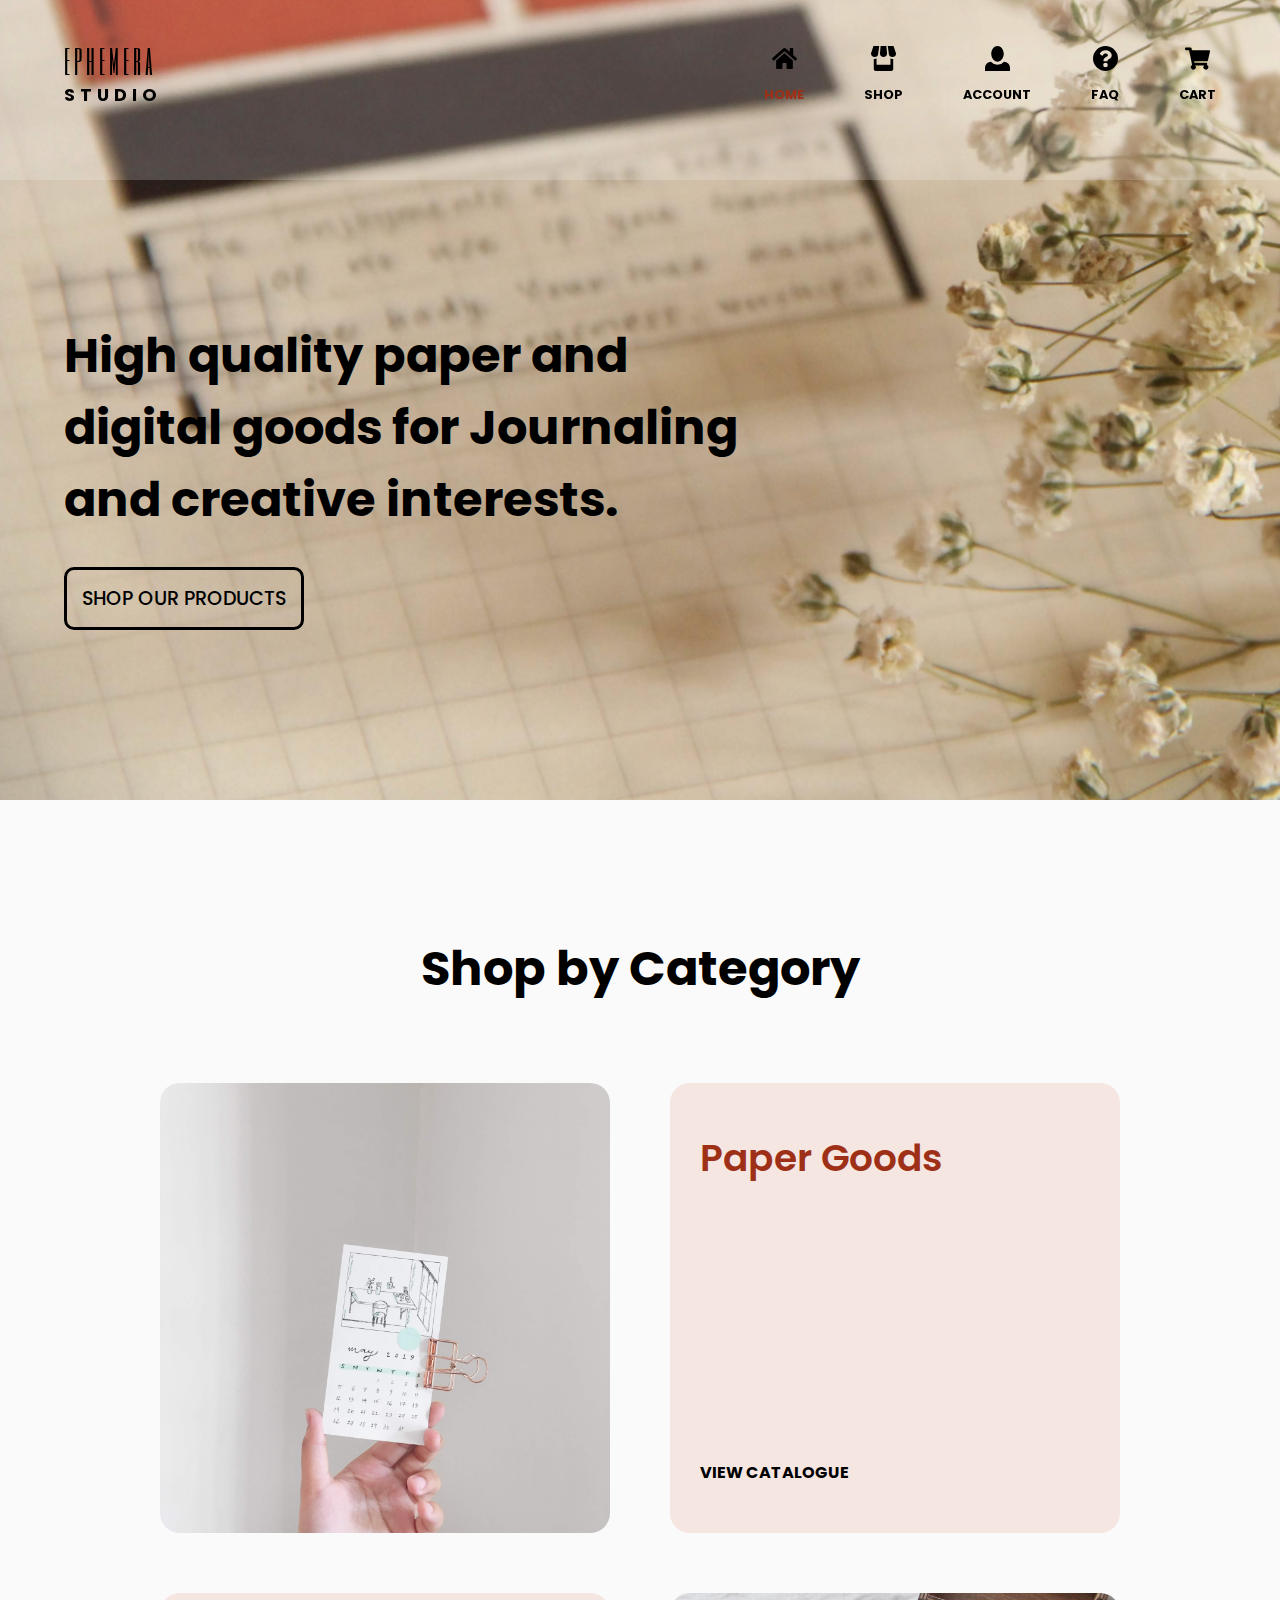
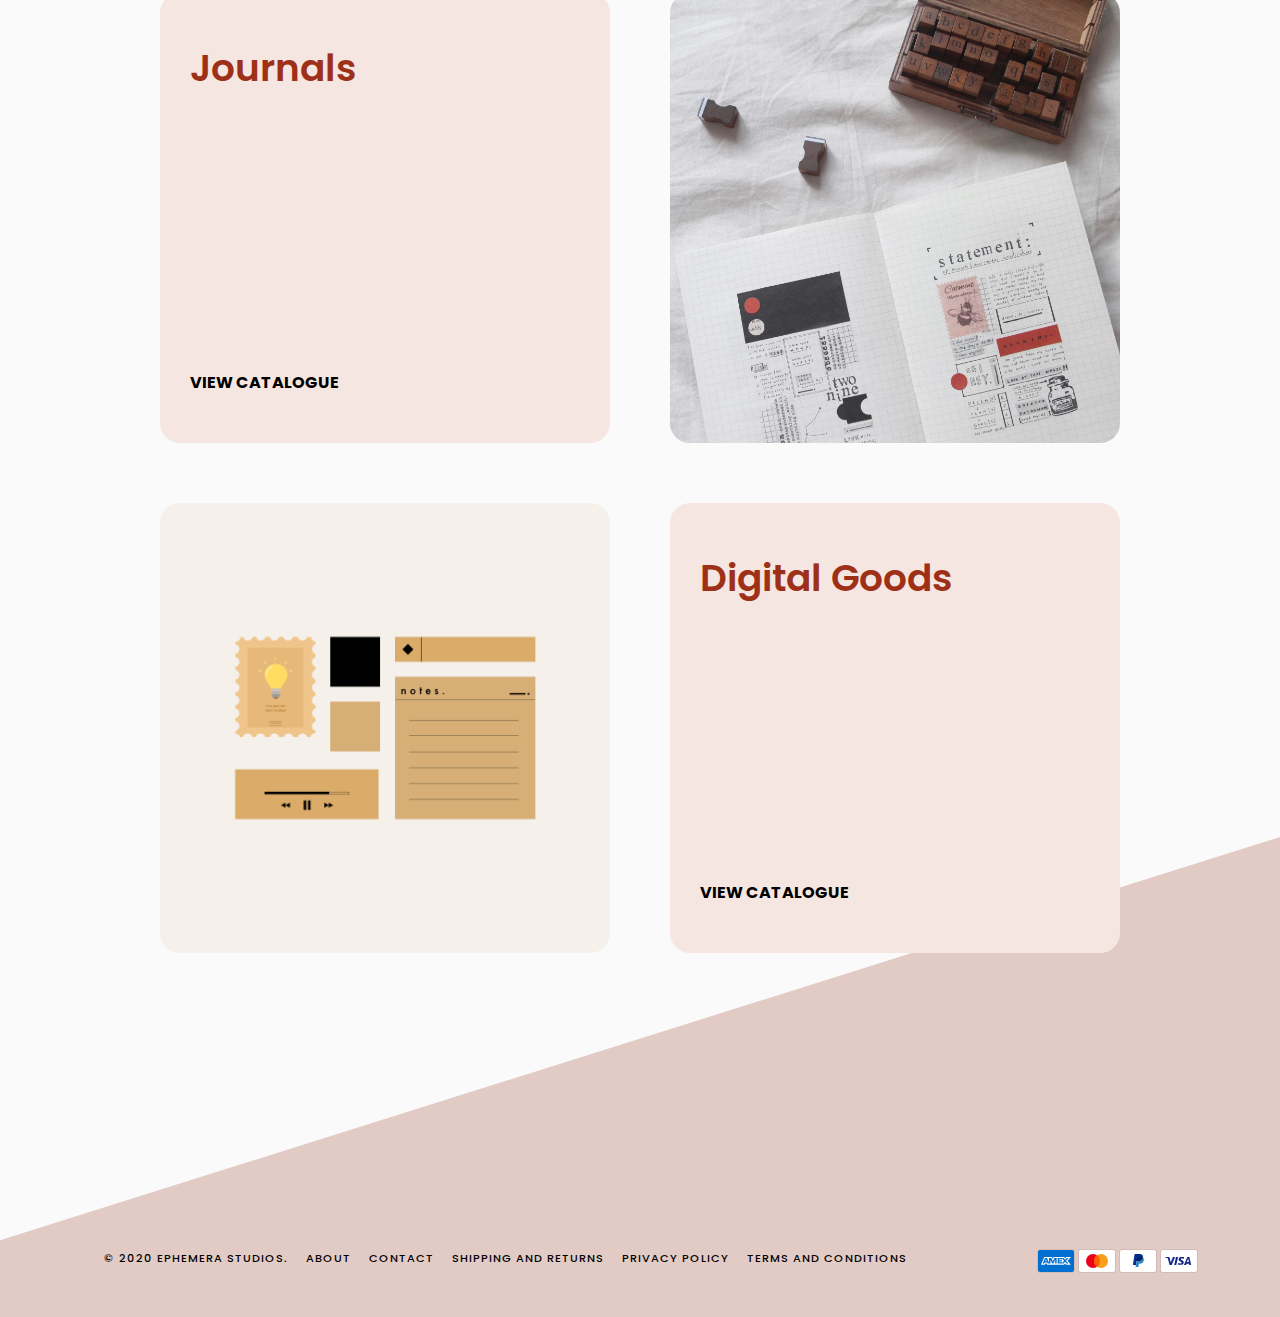
<file: index.html>
<!DOCTYPE html>
<html lang = "en" dir= "ltr">
  <head>
    <meta charset = "utf-8">
    <meta name = "viewport" content = "width=device-width, initial-scale=1.0, shrink-to-fit=no">
    <link rel = "stylesheet" href = "css/styles_index.css">
    <link rel="icon" href="images/plant.ico">
    <link href="https://fonts.googleapis.com/css2?family=Six+Caps&display=swap" rel="stylesheet">
    <link rel="stylesheet" type="text/css" href="http://cdn.dcodes.net/2/payment_icons/dc_payment_icons.css">
    <link href="https://fonts.googleapis.com/css2?family=Poppins:ital,wght@0,100;0,200;0,300;0,400;0,500;0,600;0,700;0,800;0,900;1,100;1,200;1,300;1,400;1,500;1,600;1,700;1,800;1,900&display=swap" rel="stylesheet">
    <title>Ephemera Studios.</title>
  </head>
  <body>
    <div class = "wrapper">
      <div class = "navbar_cover" id = "navbar_cover">
        <div class = "navbar">
          <div id = "mySidenav" class = "sidenav">
            <img class = "nav_back" src = "images/nav-back.svg">
            <a href = "javascript:void(0)" class = "close" onclick = "closeNav()"><img src = "images/close.svg"></a>
            <a href = "index.html" class = "tab active">Home</a>
            <a href = "index.php" class = "tab">Shop</a>
            <a href = "account.php" class = "tab">Account</a>
            <a href = "faq.html" class = "tab">FAQ</a>
            <a href = "cart.php" class = "tab">Cart</a>
          </div>
          <div class = "logo">
      			<div class = "ephemera">
      				<span><a href = "index.html">ephemera</a></span>
      			</div>
      			<div class = "studios">
      				<span><a href = "index.html">STUDIO</a></span>
      			</div>
      		</div>
          <div class = "flex_icons" id = "flexIcons">
            <!--
            <div class = "icon search">
              <a href = ""><img src = "images/search.svg"></a>
              <div>
                <span>search</span>
              </div>
            </div>
            -->
            <div class = "icon home current">
              <a href = "index.html"><img src = "images/home.svg"></a>
              <div>
                <span>home</span>
              </div>
            </div>
            <div class = "icon shop">
              <a href = "index.php"><img src = "images/shop.svg"></a>
              <div>
                <span>shop</span>
              </div>
            </div>
            <div class = "icon person">
              <a href = "account.php"><img src = "images/person.svg"></a>
              <div>
                <span>account</span>
              </div>
            </div>
            <div class = "icon faq">
              <a href = "faq.html"><img src = "images/faq.svg"></a>
              <div>
                <span>faq</span>
              </div>
            </div>
            <div class = "icon cart">
              <a href = "cart.php"><img src = "images/cart.svg"></a>
              <div>
                <span>cart</span>
              </div>
            </div>
            <div class = "icon menu option">
              <span onclick="openNav()"><img src = "images/menu.svg"></span>
              <div>
                <span>menu</span>
              </div>
            </div>
          </div>
        </div>
      </div>
      <img class = "back_top" src = "images/back-top.png">
      <div class = "body_content">
        <div class = "introduction">
          <div class = "intro">
            <p>High quality paper and digital goods for Journaling and creative interests.</p>
            <a href = "index.php">SHOP OUR PRODUCTS</a>
          </div>
        </div>
        <div class = "products">
          <p class = "heading">Shop by Category</p>
          <div class = "category_paper">
            <div class = "image">
              <img src = "images/paper-5.png">
            </div>
            <div class = "paper">
              <p class = "subheading">Paper Goods</p>
              <p class = "product_link"><a href = "shop.html">VIEW CATALOGUE</a></p>
            </div>
          </div>
          <div class = "category_journal">
            <div class = "journal">
              <p class = "subheading">Journals</p>
              <p class = "product_link"><a href = "shop.html">VIEW CATALOGUE</a></p>
            </div>
            <div class = "image">
              <img src = "images/journal-5.png">
            </div>
          </div>
          <div class = "category_paperless">
            <div class = "image">
              <img src = "images/digital-7.png">
            </div>
            <div class = "paperless">
              <p class = "subheading">Digital Goods</p>
              <p class = "product_link"><a href = "shop.html">VIEW CATALOGUE</a></p>
            </div>
          </div>
        </div>
      </div>
      <div class = "footer">
        <div class = "footer-links">
          <ul>
            <li><a class = "foot now" href = "index.html">&copy; 2020 EPHEMERA STUDIOS.</a></li>
            <li><a class = "foot" href = "about.html">ABOUT</a></li>
            <li><a class = "foot" href = "contact.html">CONTACT</a></li>
            <li><a class = "foot" href = "shipping.html">SHIPPING AND RETURNS</a></li>
            <li><a class = "foot" href = "policy.html">PRIVACY POLICY</a></li>
            <li><a class = "foot" href = "terms.html">TERMS AND CONDITIONS</a></li>
          </ul>
        </div>
        <div class = "footer-payment">
          <svg class="payment-icon" xmlns="http://www.w3.org/2000/svg" role="img" viewBox="0 0 38 24" width="38" height="24" aria-labelledby="pi-american_express"><title id="pi-american_express">American Express</title><g fill="none"><path fill="#000" d="M35,0 L3,0 C1.3,0 0,1.3 0,3 L0,21 C0,22.7 1.4,24 3,24 L35,24 C36.7,24 38,22.7 38,21 L38,3 C38,1.3 36.6,0 35,0 Z" opacity=".07"></path><path fill="#006FCF" d="M35,1 C36.1,1 37,1.9 37,3 L37,21 C37,22.1 36.1,23 35,23 L3,23 C1.9,23 1,22.1 1,21 L1,3 C1,1.9 1.9,1 3,1 L35,1"></path><path fill="#FFF" d="M8.971,10.268 L9.745,12.144 L8.203,12.144 L8.971,10.268 Z M25.046,10.346 L22.069,10.346 L22.069,11.173 L24.998,11.173 L24.998,12.412 L22.075,12.412 L22.075,13.334 L25.052,13.334 L25.052,14.073 L27.129,11.828 L25.052,9.488 L25.046,10.346 L25.046,10.346 Z M10.983,8.006 L14.978,8.006 L15.865,9.941 L16.687,8 L27.057,8 L28.135,9.19 L29.25,8 L34.013,8 L30.494,11.852 L33.977,15.68 L29.143,15.68 L28.065,14.49 L26.94,15.68 L10.03,15.68 L9.536,14.49 L8.406,14.49 L7.911,15.68 L4,15.68 L7.286,8 L10.716,8 L10.983,8.006 Z M19.646,9.084 L17.407,9.084 L15.907,12.62 L14.282,9.084 L12.06,9.084 L12.06,13.894 L10,9.084 L8.007,9.084 L5.625,14.596 L7.18,14.596 L7.674,13.406 L10.27,13.406 L10.764,14.596 L13.484,14.596 L13.484,10.661 L15.235,14.602 L16.425,14.602 L18.165,10.673 L18.165,14.603 L19.623,14.603 L19.647,9.083 L19.646,9.084 Z M28.986,11.852 L31.517,9.084 L29.695,9.084 L28.094,10.81 L26.546,9.084 L20.652,9.084 L20.652,14.602 L26.462,14.602 L28.076,12.864 L29.624,14.602 L31.499,14.602 L28.987,11.852 L28.986,11.852 Z"></path></g></svg>
          <title id="pi-american_express">American Express</title>
          <svg class="payment-icon" viewBox="0 0 38 24" xmlns="http://www.w3.org/2000/svg" role="img" width="38" height="24" aria-labelledby="pi-master"><title id="pi-master">Mastercard</title><path opacity=".07" d="M35 0H3C1.3 0 0 1.3 0 3v18c0 1.7 1.4 3 3 3h32c1.7 0 3-1.3 3-3V3c0-1.7-1.4-3-3-3z"></path><path fill="#fff" d="M35 1c1.1 0 2 .9 2 2v18c0 1.1-.9 2-2 2H3c-1.1 0-2-.9-2-2V3c0-1.1.9-2 2-2h32"></path><circle fill="#EB001B" cx="15" cy="12" r="7"></circle><circle fill="#F79E1B" cx="23" cy="12" r="7"></circle><path fill="#FF5F00" d="M22 12c0-2.4-1.2-4.5-3-5.7-1.8 1.3-3 3.4-3 5.7s1.2 4.5 3 5.7c1.8-1.2 3-3.3 3-5.7z"></path></svg>
          <svg class="payment-icon" viewBox="0 0 38 24" xmlns="http://www.w3.org/2000/svg" width="38" height="24" role="img" aria-labelledby="pi-paypal"><title id="pi-paypal">PayPal</title><path opacity=".07" d="M35 0H3C1.3 0 0 1.3 0 3v18c0 1.7 1.4 3 3 3h32c1.7 0 3-1.3 3-3V3c0-1.7-1.4-3-3-3z"></path><path fill="#fff" d="M35 1c1.1 0 2 .9 2 2v18c0 1.1-.9 2-2 2H3c-1.1 0-2-.9-2-2V3c0-1.1.9-2 2-2h32"></path><path fill="#003087" d="M23.9 8.3c.2-1 0-1.7-.6-2.3-.6-.7-1.7-1-3.1-1h-4.1c-.3 0-.5.2-.6.5L14 15.6c0 .2.1.4.3.4H17l.4-3.4 1.8-2.2 4.7-2.1z"></path><path fill="#3086C8" d="M23.9 8.3l-.2.2c-.5 2.8-2.2 3.8-4.6 3.8H18c-.3 0-.5.2-.6.5l-.6 3.9-.2 1c0 .2.1.4.3.4H19c.3 0 .5-.2.5-.4v-.1l.4-2.4v-.1c0-.2.3-.4.5-.4h.3c2.1 0 3.7-.8 4.1-3.2.2-1 .1-1.8-.4-2.4-.1-.5-.3-.7-.5-.8z"></path><path fill="#012169" d="M23.3 8.1c-.1-.1-.2-.1-.3-.1-.1 0-.2 0-.3-.1-.3-.1-.7-.1-1.1-.1h-3c-.1 0-.2 0-.2.1-.2.1-.3.2-.3.4l-.7 4.4v.1c0-.3.3-.5.6-.5h1.3c2.5 0 4.1-1 4.6-3.8v-.2c-.1-.1-.3-.2-.5-.2h-.1z"></path></svg>
          <svg class="payment-icon" viewBox="0 0 38 24" xmlns="http://www.w3.org/2000/svg" role="img" width="38" height="24" aria-labelledby="pi-visa"><title id="pi-visa">Visa</title><path opacity=".07" d="M35 0H3C1.3 0 0 1.3 0 3v18c0 1.7 1.4 3 3 3h32c1.7 0 3-1.3 3-3V3c0-1.7-1.4-3-3-3z"></path><path fill="#fff" d="M35 1c1.1 0 2 .9 2 2v18c0 1.1-.9 2-2 2H3c-1.1 0-2-.9-2-2V3c0-1.1.9-2 2-2h32"></path><path d="M28.3 10.1H28c-.4 1-.7 1.5-1 3h1.9c-.3-1.5-.3-2.2-.6-3zm2.9 5.9h-1.7c-.1 0-.1 0-.2-.1l-.2-.9-.1-.2h-2.4c-.1 0-.2 0-.2.2l-.3.9c0 .1-.1.1-.1.1h-2.1l.2-.5L27 8.7c0-.5.3-.7.8-.7h1.5c.1 0 .2 0 .2.2l1.4 6.5c.1.4.2.7.2 1.1.1.1.1.1.1.2zm-13.4-.3l.4-1.8c.1 0 .2.1.2.1.7.3 1.4.5 2.1.4.2 0 .5-.1.7-.2.5-.2.5-.7.1-1.1-.2-.2-.5-.3-.8-.5-.4-.2-.8-.4-1.1-.7-1.2-1-.8-2.4-.1-3.1.6-.4.9-.8 1.7-.8 1.2 0 2.5 0 3.1.2h.1c-.1.6-.2 1.1-.4 1.7-.5-.2-1-.4-1.5-.4-.3 0-.6 0-.9.1-.2 0-.3.1-.4.2-.2.2-.2.5 0 .7l.5.4c.4.2.8.4 1.1.6.5.3 1 .8 1.1 1.4.2.9-.1 1.7-.9 2.3-.5.4-.7.6-1.4.6-1.4 0-2.5.1-3.4-.2-.1.2-.1.2-.2.1zm-3.5.3c.1-.7.1-.7.2-1 .5-2.2 1-4.5 1.4-6.7.1-.2.1-.3.3-.3H18c-.2 1.2-.4 2.1-.7 3.2-.3 1.5-.6 3-1 4.5 0 .2-.1.2-.3.2M5 8.2c0-.1.2-.2.3-.2h3.4c.5 0 .9.3 1 .8l.9 4.4c0 .1 0 .1.1.2 0-.1.1-.1.1-.1l2.1-5.1c-.1-.1 0-.2.1-.2h2.1c0 .1 0 .1-.1.2l-3.1 7.3c-.1.2-.1.3-.2.4-.1.1-.3 0-.5 0H9.7c-.1 0-.2 0-.2-.2L7.9 9.5c-.2-.2-.5-.5-.9-.6-.6-.3-1.7-.5-1.9-.5L5 8.2z" fill="#142688"></path></svg>
        </div>
      </div>
      <img class = "back_bottom" src = "images/back-bottom.svg">
    </div>
    <script>
      function openNav()
      {
        document.getElementById("mySidenav").style.width = "250px";
      }

      function closeNav()
      {
        document.getElementById("mySidenav").style.width = "0";
      }
    </script>
    <script type="text/javascript">
      var header = document.getElementById("mySidenav");
      var tabs = header.getElementsByClassName("tab");
      for(var i = 0; i < tabs.length; i++)
      {
        btns[i].addEventListener("click", function()
        {
          var current = document.getElementsByClassName("active");
          current[0].className = current[0].className.replace(" active", "");
          this.className += " active";
        });
      }
    </script>
    <script type="text/javascript">
      var header = document.getElementById("flexIcons");
      var tabs = header.getElementsByClassName("icon");
      for(var i = 0; i < tabs.length; i++)
      {
        btns[i].addEventListener("click", function()
        {
          var current = document.getElementsByClassName("current");
          current[0].className = current[0].className.replace(" current", "");
          this.className += " current";
        });
      }
    </script>
    <script type="text/javascript">
      var header = document.getElementById("footer-links");
      var tabs = header.getElementsByClassName("foot");
      for(var i = 0; i < tabs.length; i++)
      {
        btns[i].addEventListener("click", function()
        {
          var current = document.getElementsByClassName("now");
          current[0].className = current[0].className.replace(" now", "");
          this.className += " now";
        });
      }
    </script>
    <script>
      var prevScrollpos = window.pageYOffset;
      window.onscroll = function() {
      var currentScrollPos = window.pageYOffset;
        if (prevScrollpos > currentScrollPos) {
          document.getElementById("navbar_cover").style.top = "0";
        } else {
          document.getElementById("navbar_cover").style.top = "-150px";
        }
        prevScrollpos = currentScrollPos;
      }
    </script>
  </body>
</html>
</file>
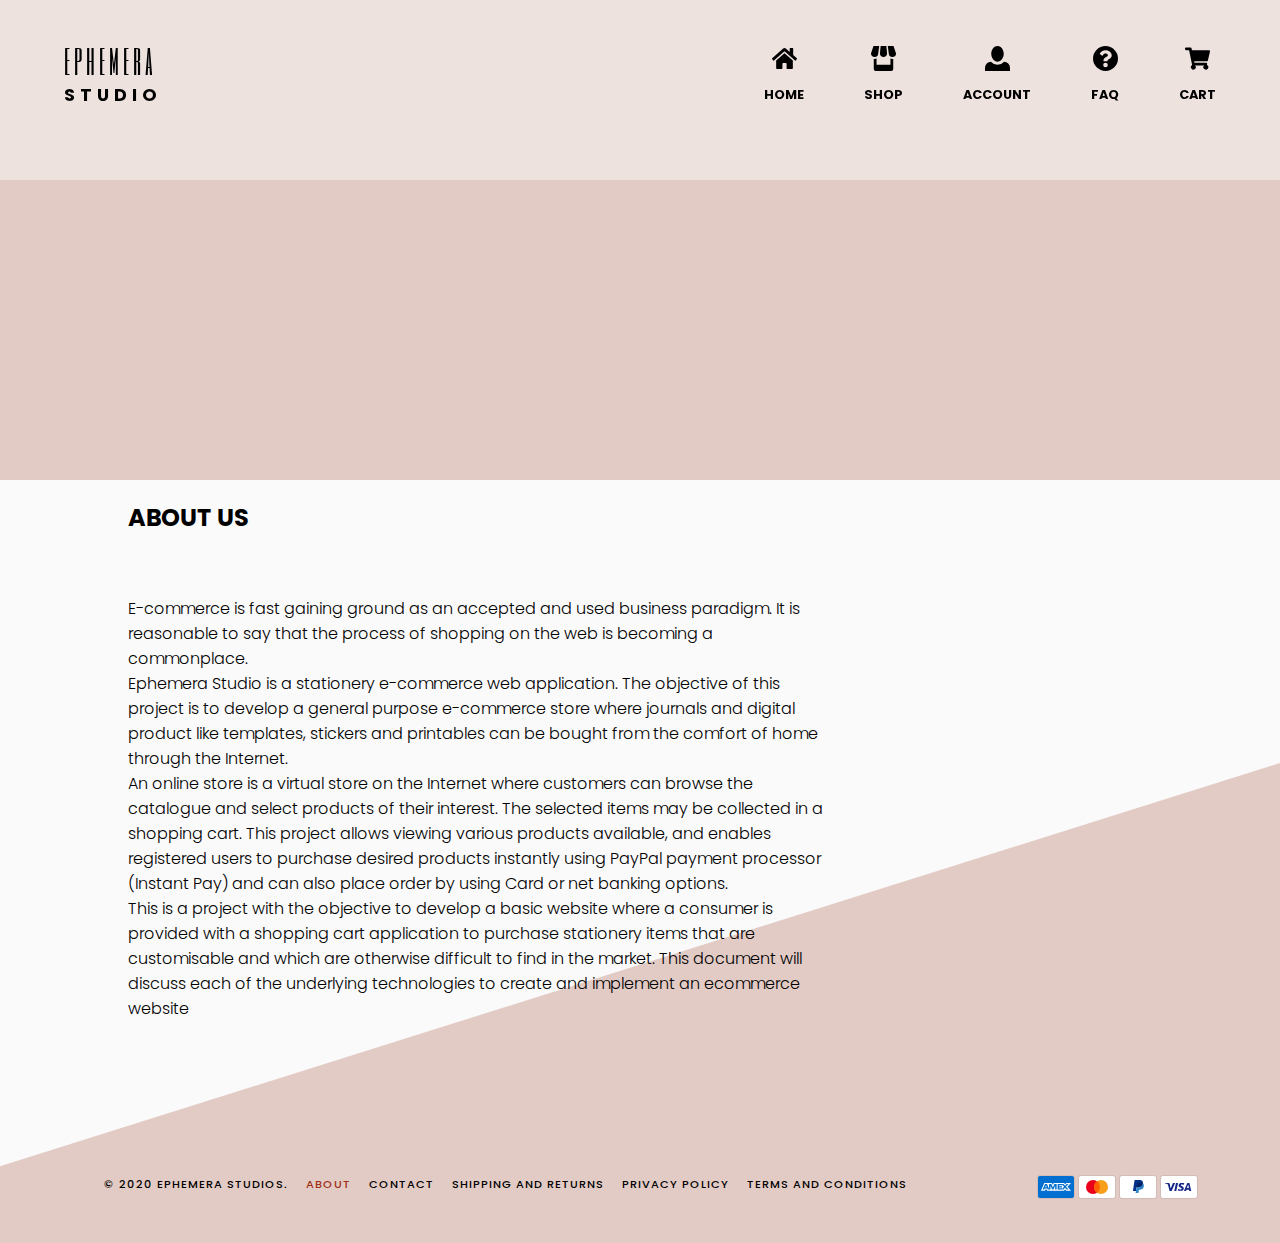
<file: about.html>
<!DOCTYPE html>
<html lang = "en" dir= "ltr">
  <head>
    <meta charset = "utf-8">
    <meta name = "viewport" content = "width=device-width, initial-scale=1.0, shrink-to-fit=no">
    <link rel = "stylesheet" href = "css/styles_about.css">
    <link rel="icon" href="images/plant.ico">
    <link href="https://fonts.googleapis.com/css2?family=Six+Caps&display=swap" rel="stylesheet">
    <link rel="stylesheet" type="text/css" href="http://cdn.dcodes.net/2/payment_icons/dc_payment_icons.css">
    <link href="https://fonts.googleapis.com/css2?family=Poppins:ital,wght@0,100;0,200;0,300;0,400;0,500;0,600;0,700;0,800;0,900;1,100;1,200;1,300;1,400;1,500;1,600;1,700;1,800;1,900&display=swap" rel="stylesheet">
    <title>Ephemera Studios.</title>
  </head>
  <body>
    <div class = "wrapper">
      <div class = "navbar_cover" id = "navbar_cover">
        <div class = "navbar">
          <div id = "mySidenav" class = "sidenav">
            <img class = "nav_back" src = "images/nav-back.svg">
            <a href = "javascript:void(0)" class = "close" onclick = "closeNav()"><img src = "images/close.svg"></a>
            <a href = "index.html" class = "tab">Home</a>
            <a href = "index.php" class = "tab">Shop</a>
            <a href = "account.php" class = "tab">Account</a>
            <a href = "faq.html" class = "tab">FAQ</a>
            <a href = "cart.php" class = "tab">Cart</a>
          </div>
          <div class = "logo">
            <div class = "ephemera">
      				<span><a href = "index.html">ephemera</a></span>
      			</div>
      			<div class = "studios">
      				<span><a href = "index.html">STUDIO</a></span>
      			</div>
      		</div>
          <div class = "flex_icons" id = "flexIcons">
            <!--
            <div class = "icon search">
              <a href = ""><img src = "images/search.svg"></a>
              <div>
                <span>search</span>
              </div>
            </div>
            -->
            <div class = "icon home">
              <a href = "index.html"><img src = "images/home.svg"></a>
              <div>
                <span>home</span>
              </div>
            </div>
            <div class = "icon shop">
              <a href = "index.php"><img src = "images/shop.svg"></a>
              <div>
                <span>shop</span>
              </div>
            </div>
            <div class = "icon person">
              <a href = "account.php"><img src = "images/person.svg"></a>
              <div>
                <span>account</span>
              </div>
            </div>
            <div class = "icon faq">
              <a href = "faq.html"><img src = "images/faq.svg"></a>
              <div>
                <span>faq</span>
              </div>
            </div>
            <div class = "icon cart">
              <a href = "cart.php"><img src = "images/cart.svg"></a>
              <div>
                <span>cart</span>
              </div>
            </div>
            <div class = "icon menu option">
              <span onclick="openNav()"><img src = "images/menu.svg"></span>
              <div>
                <span>menu</span>
              </div>
            </div>
          </div>
        </div>
      </div>
      <img class = "back_top" src = "images/back-top-1.svg">
      <div class = "body_content">
        <div class="overview">

          <h2>ABOUT US</h2>
          <br>
          <p>
            E-commerce is fast gaining ground as an accepted and used business paradigm. It is reasonable to say that the process of shopping on the web is becoming a commonplace.
   <br>
   Ephemera Studio is a stationery e-commerce web application. The objective of this project is to develop a general purpose e-commerce store where journals and digital product like templates, stickers and printables can be bought from the comfort of home through the Internet. <br>

  An online store is a virtual store on the Internet where customers can browse the catalogue and select products of their interest. The selected items may be collected in a shopping cart. This project allows viewing various products available, and enables registered users to purchase desired products instantly using PayPal payment processor (Instant Pay) and can also place order by using Card or net banking options. <br> 
  This is a project with the objective to develop a basic website where a consumer is provided with a shopping cart application to purchase stationery items that are customisable and which are otherwise difficult to find in the market. This document will discuss each of the underlying technologies to create and implement an ecommerce website
  
          </p>
        </div>
        
      </div>
      <div class = "footer">
        <div class = "footer-links">
          <ul>
            <li><a class = "foot" href = "index.html">&copy; 2020 EPHEMERA STUDIOS.</a></li>
            <li><a class = "foot now" href = "about.html">ABOUT</a></li>
            <li><a class = "foot" href = "contact.html">CONTACT</a></li>
            <li><a class = "foot" href = "shipping.html">SHIPPING AND RETURNS</a></li>
            <li><a class = "foot" href = "policy.html">PRIVACY POLICY</a></li>
            <li><a class = "foot" href = "terms.html">TERMS AND CONDITIONS</a></li>
          </ul>
        </div>
        <div class = "footer-payment">
          <svg class="payment-icon" xmlns="http://www.w3.org/2000/svg" role="img" viewBox="0 0 38 24" width="38" height="24" aria-labelledby="pi-american_express"><title id="pi-american_express">American Express</title><g fill="none"><path fill="#000" d="M35,0 L3,0 C1.3,0 0,1.3 0,3 L0,21 C0,22.7 1.4,24 3,24 L35,24 C36.7,24 38,22.7 38,21 L38,3 C38,1.3 36.6,0 35,0 Z" opacity=".07"></path><path fill="#006FCF" d="M35,1 C36.1,1 37,1.9 37,3 L37,21 C37,22.1 36.1,23 35,23 L3,23 C1.9,23 1,22.1 1,21 L1,3 C1,1.9 1.9,1 3,1 L35,1"></path><path fill="#FFF" d="M8.971,10.268 L9.745,12.144 L8.203,12.144 L8.971,10.268 Z M25.046,10.346 L22.069,10.346 L22.069,11.173 L24.998,11.173 L24.998,12.412 L22.075,12.412 L22.075,13.334 L25.052,13.334 L25.052,14.073 L27.129,11.828 L25.052,9.488 L25.046,10.346 L25.046,10.346 Z M10.983,8.006 L14.978,8.006 L15.865,9.941 L16.687,8 L27.057,8 L28.135,9.19 L29.25,8 L34.013,8 L30.494,11.852 L33.977,15.68 L29.143,15.68 L28.065,14.49 L26.94,15.68 L10.03,15.68 L9.536,14.49 L8.406,14.49 L7.911,15.68 L4,15.68 L7.286,8 L10.716,8 L10.983,8.006 Z M19.646,9.084 L17.407,9.084 L15.907,12.62 L14.282,9.084 L12.06,9.084 L12.06,13.894 L10,9.084 L8.007,9.084 L5.625,14.596 L7.18,14.596 L7.674,13.406 L10.27,13.406 L10.764,14.596 L13.484,14.596 L13.484,10.661 L15.235,14.602 L16.425,14.602 L18.165,10.673 L18.165,14.603 L19.623,14.603 L19.647,9.083 L19.646,9.084 Z M28.986,11.852 L31.517,9.084 L29.695,9.084 L28.094,10.81 L26.546,9.084 L20.652,9.084 L20.652,14.602 L26.462,14.602 L28.076,12.864 L29.624,14.602 L31.499,14.602 L28.987,11.852 L28.986,11.852 Z"></path></g></svg>
          <title id="pi-american_express">American Express</title>
          <svg class="payment-icon" viewBox="0 0 38 24" xmlns="http://www.w3.org/2000/svg" role="img" width="38" height="24" aria-labelledby="pi-master"><title id="pi-master">Mastercard</title><path opacity=".07" d="M35 0H3C1.3 0 0 1.3 0 3v18c0 1.7 1.4 3 3 3h32c1.7 0 3-1.3 3-3V3c0-1.7-1.4-3-3-3z"></path><path fill="#fff" d="M35 1c1.1 0 2 .9 2 2v18c0 1.1-.9 2-2 2H3c-1.1 0-2-.9-2-2V3c0-1.1.9-2 2-2h32"></path><circle fill="#EB001B" cx="15" cy="12" r="7"></circle><circle fill="#F79E1B" cx="23" cy="12" r="7"></circle><path fill="#FF5F00" d="M22 12c0-2.4-1.2-4.5-3-5.7-1.8 1.3-3 3.4-3 5.7s1.2 4.5 3 5.7c1.8-1.2 3-3.3 3-5.7z"></path></svg>
          <svg class="payment-icon" viewBox="0 0 38 24" xmlns="http://www.w3.org/2000/svg" width="38" height="24" role="img" aria-labelledby="pi-paypal"><title id="pi-paypal">PayPal</title><path opacity=".07" d="M35 0H3C1.3 0 0 1.3 0 3v18c0 1.7 1.4 3 3 3h32c1.7 0 3-1.3 3-3V3c0-1.7-1.4-3-3-3z"></path><path fill="#fff" d="M35 1c1.1 0 2 .9 2 2v18c0 1.1-.9 2-2 2H3c-1.1 0-2-.9-2-2V3c0-1.1.9-2 2-2h32"></path><path fill="#003087" d="M23.9 8.3c.2-1 0-1.7-.6-2.3-.6-.7-1.7-1-3.1-1h-4.1c-.3 0-.5.2-.6.5L14 15.6c0 .2.1.4.3.4H17l.4-3.4 1.8-2.2 4.7-2.1z"></path><path fill="#3086C8" d="M23.9 8.3l-.2.2c-.5 2.8-2.2 3.8-4.6 3.8H18c-.3 0-.5.2-.6.5l-.6 3.9-.2 1c0 .2.1.4.3.4H19c.3 0 .5-.2.5-.4v-.1l.4-2.4v-.1c0-.2.3-.4.5-.4h.3c2.1 0 3.7-.8 4.1-3.2.2-1 .1-1.8-.4-2.4-.1-.5-.3-.7-.5-.8z"></path><path fill="#012169" d="M23.3 8.1c-.1-.1-.2-.1-.3-.1-.1 0-.2 0-.3-.1-.3-.1-.7-.1-1.1-.1h-3c-.1 0-.2 0-.2.1-.2.1-.3.2-.3.4l-.7 4.4v.1c0-.3.3-.5.6-.5h1.3c2.5 0 4.1-1 4.6-3.8v-.2c-.1-.1-.3-.2-.5-.2h-.1z"></path></svg>
          <svg class="payment-icon" viewBox="0 0 38 24" xmlns="http://www.w3.org/2000/svg" role="img" width="38" height="24" aria-labelledby="pi-visa"><title id="pi-visa">Visa</title><path opacity=".07" d="M35 0H3C1.3 0 0 1.3 0 3v18c0 1.7 1.4 3 3 3h32c1.7 0 3-1.3 3-3V3c0-1.7-1.4-3-3-3z"></path><path fill="#fff" d="M35 1c1.1 0 2 .9 2 2v18c0 1.1-.9 2-2 2H3c-1.1 0-2-.9-2-2V3c0-1.1.9-2 2-2h32"></path><path d="M28.3 10.1H28c-.4 1-.7 1.5-1 3h1.9c-.3-1.5-.3-2.2-.6-3zm2.9 5.9h-1.7c-.1 0-.1 0-.2-.1l-.2-.9-.1-.2h-2.4c-.1 0-.2 0-.2.2l-.3.9c0 .1-.1.1-.1.1h-2.1l.2-.5L27 8.7c0-.5.3-.7.8-.7h1.5c.1 0 .2 0 .2.2l1.4 6.5c.1.4.2.7.2 1.1.1.1.1.1.1.2zm-13.4-.3l.4-1.8c.1 0 .2.1.2.1.7.3 1.4.5 2.1.4.2 0 .5-.1.7-.2.5-.2.5-.7.1-1.1-.2-.2-.5-.3-.8-.5-.4-.2-.8-.4-1.1-.7-1.2-1-.8-2.4-.1-3.1.6-.4.9-.8 1.7-.8 1.2 0 2.5 0 3.1.2h.1c-.1.6-.2 1.1-.4 1.7-.5-.2-1-.4-1.5-.4-.3 0-.6 0-.9.1-.2 0-.3.1-.4.2-.2.2-.2.5 0 .7l.5.4c.4.2.8.4 1.1.6.5.3 1 .8 1.1 1.4.2.9-.1 1.7-.9 2.3-.5.4-.7.6-1.4.6-1.4 0-2.5.1-3.4-.2-.1.2-.1.2-.2.1zm-3.5.3c.1-.7.1-.7.2-1 .5-2.2 1-4.5 1.4-6.7.1-.2.1-.3.3-.3H18c-.2 1.2-.4 2.1-.7 3.2-.3 1.5-.6 3-1 4.5 0 .2-.1.2-.3.2M5 8.2c0-.1.2-.2.3-.2h3.4c.5 0 .9.3 1 .8l.9 4.4c0 .1 0 .1.1.2 0-.1.1-.1.1-.1l2.1-5.1c-.1-.1 0-.2.1-.2h2.1c0 .1 0 .1-.1.2l-3.1 7.3c-.1.2-.1.3-.2.4-.1.1-.3 0-.5 0H9.7c-.1 0-.2 0-.2-.2L7.9 9.5c-.2-.2-.5-.5-.9-.6-.6-.3-1.7-.5-1.9-.5L5 8.2z" fill="#142688"></path></svg>
        </div>
      </div>
      <img class = "back_bottom" src = "images/back-bottom.svg">
    </div>
    <script>
      function openNav()
      {
        document.getElementById("mySidenav").style.width = "250px";
      }

      function closeNav()
      {
        document.getElementById("mySidenav").style.width = "0";
      }
    </script>
    <script type="text/javascript">
      var header = document.getElementById("mySidenav");
      var tabs = header.getElementsByClassName("tab");
      for(var i = 0; i < tabs.length; i++)
      {
        btns[i].addEventListener("click", function()
        {
          var current = document.getElementsByClassName("active");
          current[0].className = current[0].className.replace(" active", "");
          this.className += " active";
        });
      }
    </script>
    <script type="text/javascript">
      var header = document.getElementById("flexIcons");
      var tabs = header.getElementsByClassName("icon");
      for(var i = 0; i < tabs.length; i++)
      {
        btns[i].addEventListener("click", function()
        {
          var current = document.getElementsByClassName("current");
          current[0].className = current[0].className.replace(" current", "");
          this.className += " current";
        });
      }
    </script>
    <script type="text/javascript">
      var header = document.getElementById("footer-links");
      var tabs = header.getElementsByClassName("foot");
      for(var i = 0; i < tabs.length; i++)
      {
        btns[i].addEventListener("click", function()
        {
          var current = document.getElementsByClassName("now");
          current[0].className = current[0].className.replace(" now", "");
          this.className += " now";
        });
      }
    </script>
    <script>
      var prevScrollpos = window.pageYOffset;
      window.onscroll = function() {
      var currentScrollPos = window.pageYOffset;
        if (prevScrollpos > currentScrollPos) {
          document.getElementById("navbar_cover").style.top = "0";
        } else {
          document.getElementById("navbar_cover").style.top = "-150px";
        }
        prevScrollpos = currentScrollPos;
      }
    </script>
  </body>
</html>
</file>
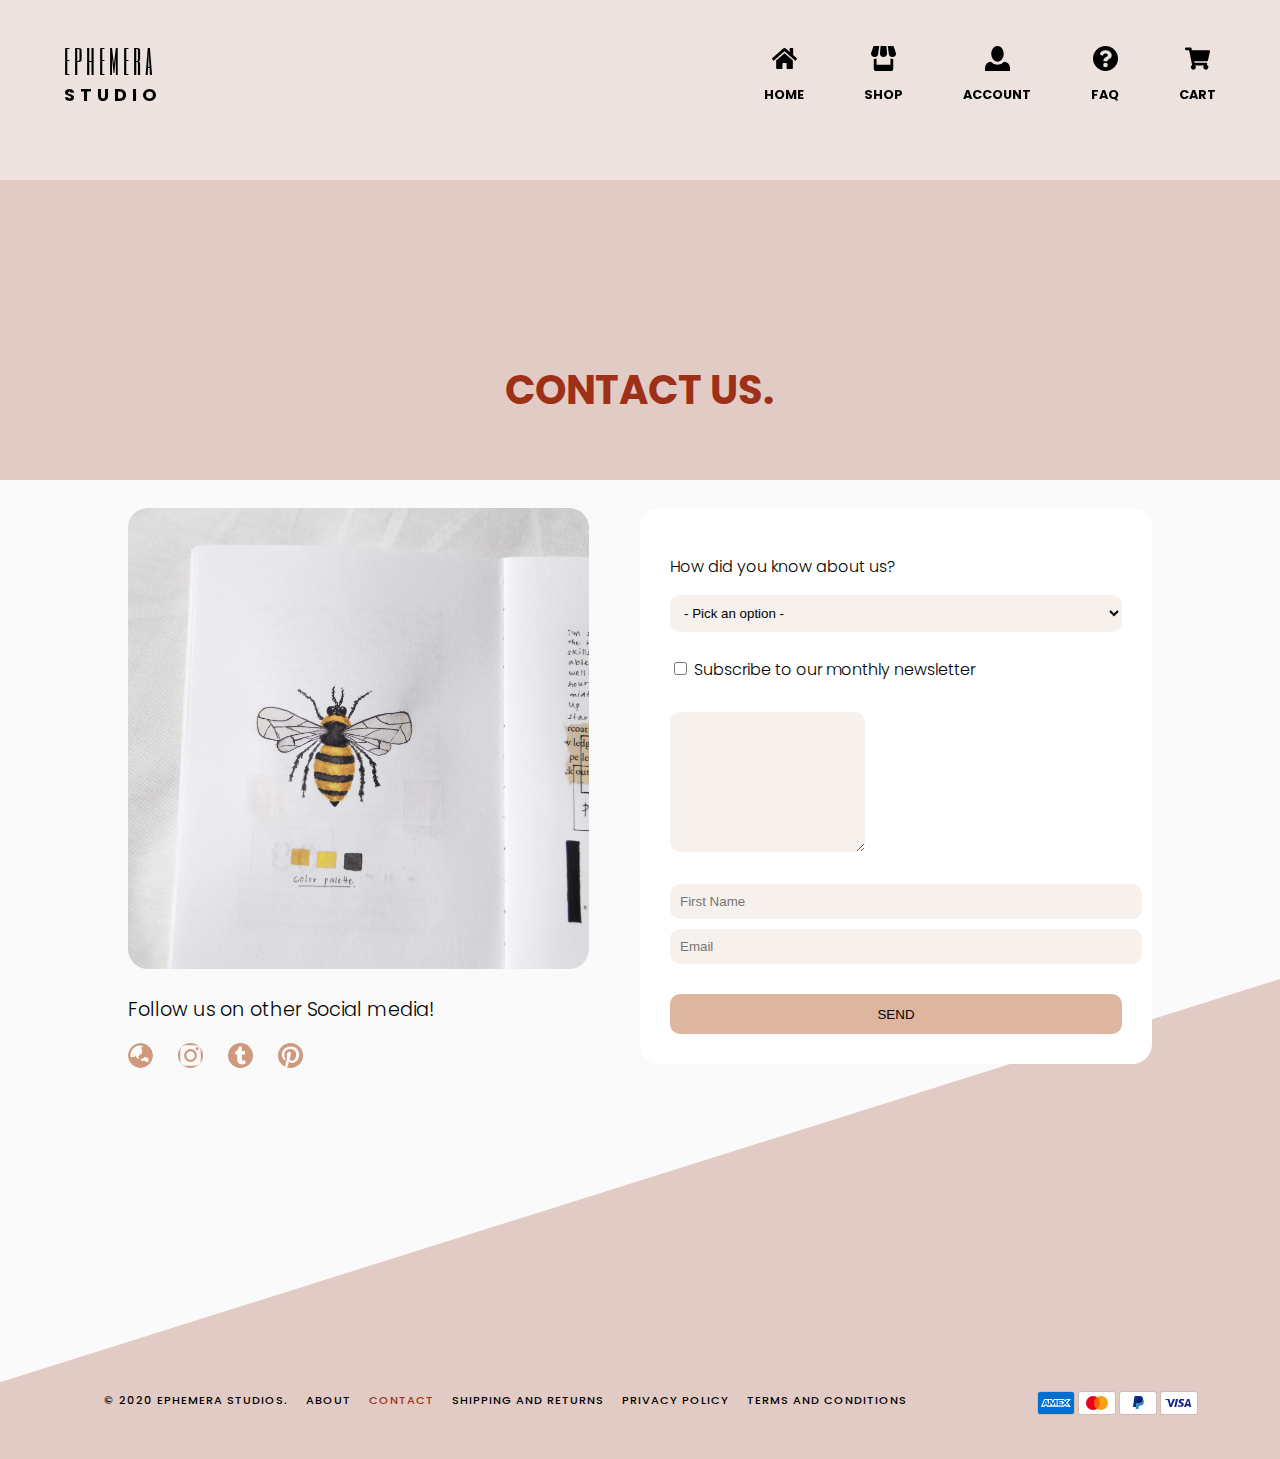
<file: contact.html>
<!DOCTYPE html>
<html lang = "en" dir= "ltr">
  <head>
    <meta charset = "utf-8">
    <meta name = "viewport" content = "width=device-width, initial-scale=1.0, shrink-to-fit=no">
    <link rel = "stylesheet" href = "css/styles_contact.css">
    <link rel="icon" href="images/plant.ico">
    <link href="https://fonts.googleapis.com/css2?family=Six+Caps&display=swap" rel="stylesheet">
    <link rel="stylesheet" type="text/css" href="http://cdn.dcodes.net/2/payment_icons/dc_payment_icons.css">
    <link href="https://fonts.googleapis.com/css2?family=Poppins:ital,wght@0,100;0,200;0,300;0,400;0,500;0,600;0,700;0,800;0,900;1,100;1,200;1,300;1,400;1,500;1,600;1,700;1,800;1,900&display=swap" rel="stylesheet">
    <title>Ephemera Studios.</title>
  </head>
  <body>
    <div class = "wrapper">
      <div class = "navbar_cover" id = "navbar_cover">
        <div class = "navbar">
          <div id = "mySidenav" class = "sidenav">
            <img class = "nav_back" src = "images/nav-back.svg">
            <a href = "javascript:void(0)" class = "close" onclick = "closeNav()"><img src = "images/close.svg"></a>
            <a href = "index.html" class = "tab">Home</a>
            <a href = "index.php" class = "tab">Shop</a>
            <a href = "account.php" class = "tab">Account</a>
            <a href = "faq.html" class = "tab">FAQ</a>
            <a href = "cart.php" class = "tab">Cart</a>
          </div>
          <div class = "logo">
            <div class = "ephemera">
      				<span><a href = "index.html">ephemera</a></span>
      			</div>
      			<div class = "studios">
      				<span><a href = "index.html">STUDIO</a></span>
      			</div>
      		</div>
          <div class = "flex_icons" id = "flexIcons">
            <!--
            <div class = "icon search">
              <a href = ""><img src = "images/search.svg"></a>
              <div>
                <span>search</span>
              </div>
            </div>
            -->
            <div class = "icon home">
              <a href = "index.html"><img src = "images/home.svg"></a>
              <div>
                <span>home</span>
              </div>
            </div>
            <div class = "icon shop">
              <a href = "index.php"><img src = "images/shop.svg"></a>
              <div>
                <span>shop</span>
              </div>
            </div>
            <div class = "icon person">
              <a href = "account.php"><img src = "images/person.svg"></a>
              <div>
                <span>account</span>
              </div>
            </div>
            <div class = "icon faq">
              <a href = "faq.html"><img src = "images/faq.svg"></a>
              <div>
                <span>faq</span>
              </div>
            </div>
            <div class = "icon cart">
              <a href = "cart.php"><img src = "images/cart.svg"></a>
              <div>
                <span>cart</span>
              </div>
            </div>
            <div class = "icon menu option">
              <span onclick="openNav()"><img src = "images/menu.svg"></span>
              <div>
                <span>menu</span>
              </div>
            </div>
          </div>
        </div>
      </div>
      <img class = "back_top" src = "images/back-top-1.svg">
      <div class = "body_content">
        <p class = "heading">CONTACT US.</p>
        <div class = "form">
          <div class = "left">
            <div class = "image">
              <img src = "images/paper-6.png">
              <p class = "subheading">Follow us on other Social media!</p>
              <div class = "flex_social">
                <a href = ""><img src = "images/globe.svg"></a>
                <a href = ""><img src = "images/instagram.svg"></a>
                <a href = ""><img src = "images/tumblr.svg"></a>
                <a href = ""><img src = "images/pinterest.svg"></a>
              </div>
            </div>
          </div>
          <div class = "right">
            <div class = "contact_form">
              <form action = "action.php" method = "post">
                <p>How did you know about us?</p>
                <select class="" name="">
                  <option value="">- Pick an option -</option>
                  <option value="">Social media</option>
                  <option value="">Web search</option>
                  <option value="">From a friend</option>
                </select>
                <br><br>
                <input type = "checkbox" name="" value=""> Subscribe to our monthly newsletter
                <textarea name = "name" rows="8"></textarea><br><br>
                <input class = "fname" type = "text" name = "" placeholder = "First Name"><br>
                <input class = "email" type = "email" name = "" placeholder = "Email"><br>
                <button class = "submit" type = "submit" name = "button">SEND</button>
              </form>
            </div>
          </div>
        </div>
      </div>
      <div class = "footer">
        <div class = "footer-links">
          <ul>
            <li><a class = "foot" href = "index.html">&copy; 2020 EPHEMERA STUDIOS.</a></li>
            <li><a class = "foot" href = "about.html">ABOUT</a></li>
            <li><a class = "foot now" href = "contact.html">CONTACT</a></li>
            <li><a class = "foot" href = "shipping.html">SHIPPING AND RETURNS</a></li>
            <li><a class = "foot" href = "policy.html">PRIVACY POLICY</a></li>
            <li><a class = "foot" href = "terms.html">TERMS AND CONDITIONS</a></li>
          </ul>
        </div>
        <div class = "footer-payment">
          <svg class="payment-icon" xmlns="http://www.w3.org/2000/svg" role="img" viewBox="0 0 38 24" width="38" height="24" aria-labelledby="pi-american_express"><title id="pi-american_express">American Express</title><g fill="none"><path fill="#000" d="M35,0 L3,0 C1.3,0 0,1.3 0,3 L0,21 C0,22.7 1.4,24 3,24 L35,24 C36.7,24 38,22.7 38,21 L38,3 C38,1.3 36.6,0 35,0 Z" opacity=".07"></path><path fill="#006FCF" d="M35,1 C36.1,1 37,1.9 37,3 L37,21 C37,22.1 36.1,23 35,23 L3,23 C1.9,23 1,22.1 1,21 L1,3 C1,1.9 1.9,1 3,1 L35,1"></path><path fill="#FFF" d="M8.971,10.268 L9.745,12.144 L8.203,12.144 L8.971,10.268 Z M25.046,10.346 L22.069,10.346 L22.069,11.173 L24.998,11.173 L24.998,12.412 L22.075,12.412 L22.075,13.334 L25.052,13.334 L25.052,14.073 L27.129,11.828 L25.052,9.488 L25.046,10.346 L25.046,10.346 Z M10.983,8.006 L14.978,8.006 L15.865,9.941 L16.687,8 L27.057,8 L28.135,9.19 L29.25,8 L34.013,8 L30.494,11.852 L33.977,15.68 L29.143,15.68 L28.065,14.49 L26.94,15.68 L10.03,15.68 L9.536,14.49 L8.406,14.49 L7.911,15.68 L4,15.68 L7.286,8 L10.716,8 L10.983,8.006 Z M19.646,9.084 L17.407,9.084 L15.907,12.62 L14.282,9.084 L12.06,9.084 L12.06,13.894 L10,9.084 L8.007,9.084 L5.625,14.596 L7.18,14.596 L7.674,13.406 L10.27,13.406 L10.764,14.596 L13.484,14.596 L13.484,10.661 L15.235,14.602 L16.425,14.602 L18.165,10.673 L18.165,14.603 L19.623,14.603 L19.647,9.083 L19.646,9.084 Z M28.986,11.852 L31.517,9.084 L29.695,9.084 L28.094,10.81 L26.546,9.084 L20.652,9.084 L20.652,14.602 L26.462,14.602 L28.076,12.864 L29.624,14.602 L31.499,14.602 L28.987,11.852 L28.986,11.852 Z"></path></g></svg>
          <title id="pi-american_express">American Express</title>
          <svg class="payment-icon" viewBox="0 0 38 24" xmlns="http://www.w3.org/2000/svg" role="img" width="38" height="24" aria-labelledby="pi-master"><title id="pi-master">Mastercard</title><path opacity=".07" d="M35 0H3C1.3 0 0 1.3 0 3v18c0 1.7 1.4 3 3 3h32c1.7 0 3-1.3 3-3V3c0-1.7-1.4-3-3-3z"></path><path fill="#fff" d="M35 1c1.1 0 2 .9 2 2v18c0 1.1-.9 2-2 2H3c-1.1 0-2-.9-2-2V3c0-1.1.9-2 2-2h32"></path><circle fill="#EB001B" cx="15" cy="12" r="7"></circle><circle fill="#F79E1B" cx="23" cy="12" r="7"></circle><path fill="#FF5F00" d="M22 12c0-2.4-1.2-4.5-3-5.7-1.8 1.3-3 3.4-3 5.7s1.2 4.5 3 5.7c1.8-1.2 3-3.3 3-5.7z"></path></svg>
          <svg class="payment-icon" viewBox="0 0 38 24" xmlns="http://www.w3.org/2000/svg" width="38" height="24" role="img" aria-labelledby="pi-paypal"><title id="pi-paypal">PayPal</title><path opacity=".07" d="M35 0H3C1.3 0 0 1.3 0 3v18c0 1.7 1.4 3 3 3h32c1.7 0 3-1.3 3-3V3c0-1.7-1.4-3-3-3z"></path><path fill="#fff" d="M35 1c1.1 0 2 .9 2 2v18c0 1.1-.9 2-2 2H3c-1.1 0-2-.9-2-2V3c0-1.1.9-2 2-2h32"></path><path fill="#003087" d="M23.9 8.3c.2-1 0-1.7-.6-2.3-.6-.7-1.7-1-3.1-1h-4.1c-.3 0-.5.2-.6.5L14 15.6c0 .2.1.4.3.4H17l.4-3.4 1.8-2.2 4.7-2.1z"></path><path fill="#3086C8" d="M23.9 8.3l-.2.2c-.5 2.8-2.2 3.8-4.6 3.8H18c-.3 0-.5.2-.6.5l-.6 3.9-.2 1c0 .2.1.4.3.4H19c.3 0 .5-.2.5-.4v-.1l.4-2.4v-.1c0-.2.3-.4.5-.4h.3c2.1 0 3.7-.8 4.1-3.2.2-1 .1-1.8-.4-2.4-.1-.5-.3-.7-.5-.8z"></path><path fill="#012169" d="M23.3 8.1c-.1-.1-.2-.1-.3-.1-.1 0-.2 0-.3-.1-.3-.1-.7-.1-1.1-.1h-3c-.1 0-.2 0-.2.1-.2.1-.3.2-.3.4l-.7 4.4v.1c0-.3.3-.5.6-.5h1.3c2.5 0 4.1-1 4.6-3.8v-.2c-.1-.1-.3-.2-.5-.2h-.1z"></path></svg>
          <svg class="payment-icon" viewBox="0 0 38 24" xmlns="http://www.w3.org/2000/svg" role="img" width="38" height="24" aria-labelledby="pi-visa"><title id="pi-visa">Visa</title><path opacity=".07" d="M35 0H3C1.3 0 0 1.3 0 3v18c0 1.7 1.4 3 3 3h32c1.7 0 3-1.3 3-3V3c0-1.7-1.4-3-3-3z"></path><path fill="#fff" d="M35 1c1.1 0 2 .9 2 2v18c0 1.1-.9 2-2 2H3c-1.1 0-2-.9-2-2V3c0-1.1.9-2 2-2h32"></path><path d="M28.3 10.1H28c-.4 1-.7 1.5-1 3h1.9c-.3-1.5-.3-2.2-.6-3zm2.9 5.9h-1.7c-.1 0-.1 0-.2-.1l-.2-.9-.1-.2h-2.4c-.1 0-.2 0-.2.2l-.3.9c0 .1-.1.1-.1.1h-2.1l.2-.5L27 8.7c0-.5.3-.7.8-.7h1.5c.1 0 .2 0 .2.2l1.4 6.5c.1.4.2.7.2 1.1.1.1.1.1.1.2zm-13.4-.3l.4-1.8c.1 0 .2.1.2.1.7.3 1.4.5 2.1.4.2 0 .5-.1.7-.2.5-.2.5-.7.1-1.1-.2-.2-.5-.3-.8-.5-.4-.2-.8-.4-1.1-.7-1.2-1-.8-2.4-.1-3.1.6-.4.9-.8 1.7-.8 1.2 0 2.5 0 3.1.2h.1c-.1.6-.2 1.1-.4 1.7-.5-.2-1-.4-1.5-.4-.3 0-.6 0-.9.1-.2 0-.3.1-.4.2-.2.2-.2.5 0 .7l.5.4c.4.2.8.4 1.1.6.5.3 1 .8 1.1 1.4.2.9-.1 1.7-.9 2.3-.5.4-.7.6-1.4.6-1.4 0-2.5.1-3.4-.2-.1.2-.1.2-.2.1zm-3.5.3c.1-.7.1-.7.2-1 .5-2.2 1-4.5 1.4-6.7.1-.2.1-.3.3-.3H18c-.2 1.2-.4 2.1-.7 3.2-.3 1.5-.6 3-1 4.5 0 .2-.1.2-.3.2M5 8.2c0-.1.2-.2.3-.2h3.4c.5 0 .9.3 1 .8l.9 4.4c0 .1 0 .1.1.2 0-.1.1-.1.1-.1l2.1-5.1c-.1-.1 0-.2.1-.2h2.1c0 .1 0 .1-.1.2l-3.1 7.3c-.1.2-.1.3-.2.4-.1.1-.3 0-.5 0H9.7c-.1 0-.2 0-.2-.2L7.9 9.5c-.2-.2-.5-.5-.9-.6-.6-.3-1.7-.5-1.9-.5L5 8.2z" fill="#142688"></path></svg>
        </div>
      </div>
      <img class = "back_bottom" src = "images/back-bottom.svg">
    </div>
    <script>
      function openNav()
      {
        document.getElementById("mySidenav").style.width = "250px";
      }

      function closeNav()
      {
        document.getElementById("mySidenav").style.width = "0";
      }
    </script>
    <script type="text/javascript">
      var header = document.getElementById("mySidenav");
      var tabs = header.getElementsByClassName("tab");
      for(var i = 0; i < tabs.length; i++)
      {
        btns[i].addEventListener("click", function()
        {
          var current = document.getElementsByClassName("active");
          current[0].className = current[0].className.replace(" active", "");
          this.className += " active";
        });
      }
    </script>
    <script type="text/javascript">
      var header = document.getElementById("flexIcons");
      var tabs = header.getElementsByClassName("icon");
      for(var i = 0; i < tabs.length; i++)
      {
        btns[i].addEventListener("click", function()
        {
          var current = document.getElementsByClassName("current");
          current[0].className = current[0].className.replace(" current", "");
          this.className += " current";
        });
      }
    </script>
    <script type="text/javascript">
      var header = document.getElementById("footer-links");
      var tabs = header.getElementsByClassName("foot");
      for(var i = 0; i < tabs.length; i++)
      {
        btns[i].addEventListener("click", function()
        {
          var current = document.getElementsByClassName("now");
          current[0].className = current[0].className.replace(" now", "");
          this.className += " now";
        });
      }
    </script>
    <script>
      var prevScrollpos = window.pageYOffset;
      window.onscroll = function() {
      var currentScrollPos = window.pageYOffset;
        if (prevScrollpos > currentScrollPos) {
          document.getElementById("navbar_cover").style.top = "0";
        } else {
          document.getElementById("navbar_cover").style.top = "-150px";
        }
        prevScrollpos = currentScrollPos;
      }
    </script>
  </body>
</html>
</file>
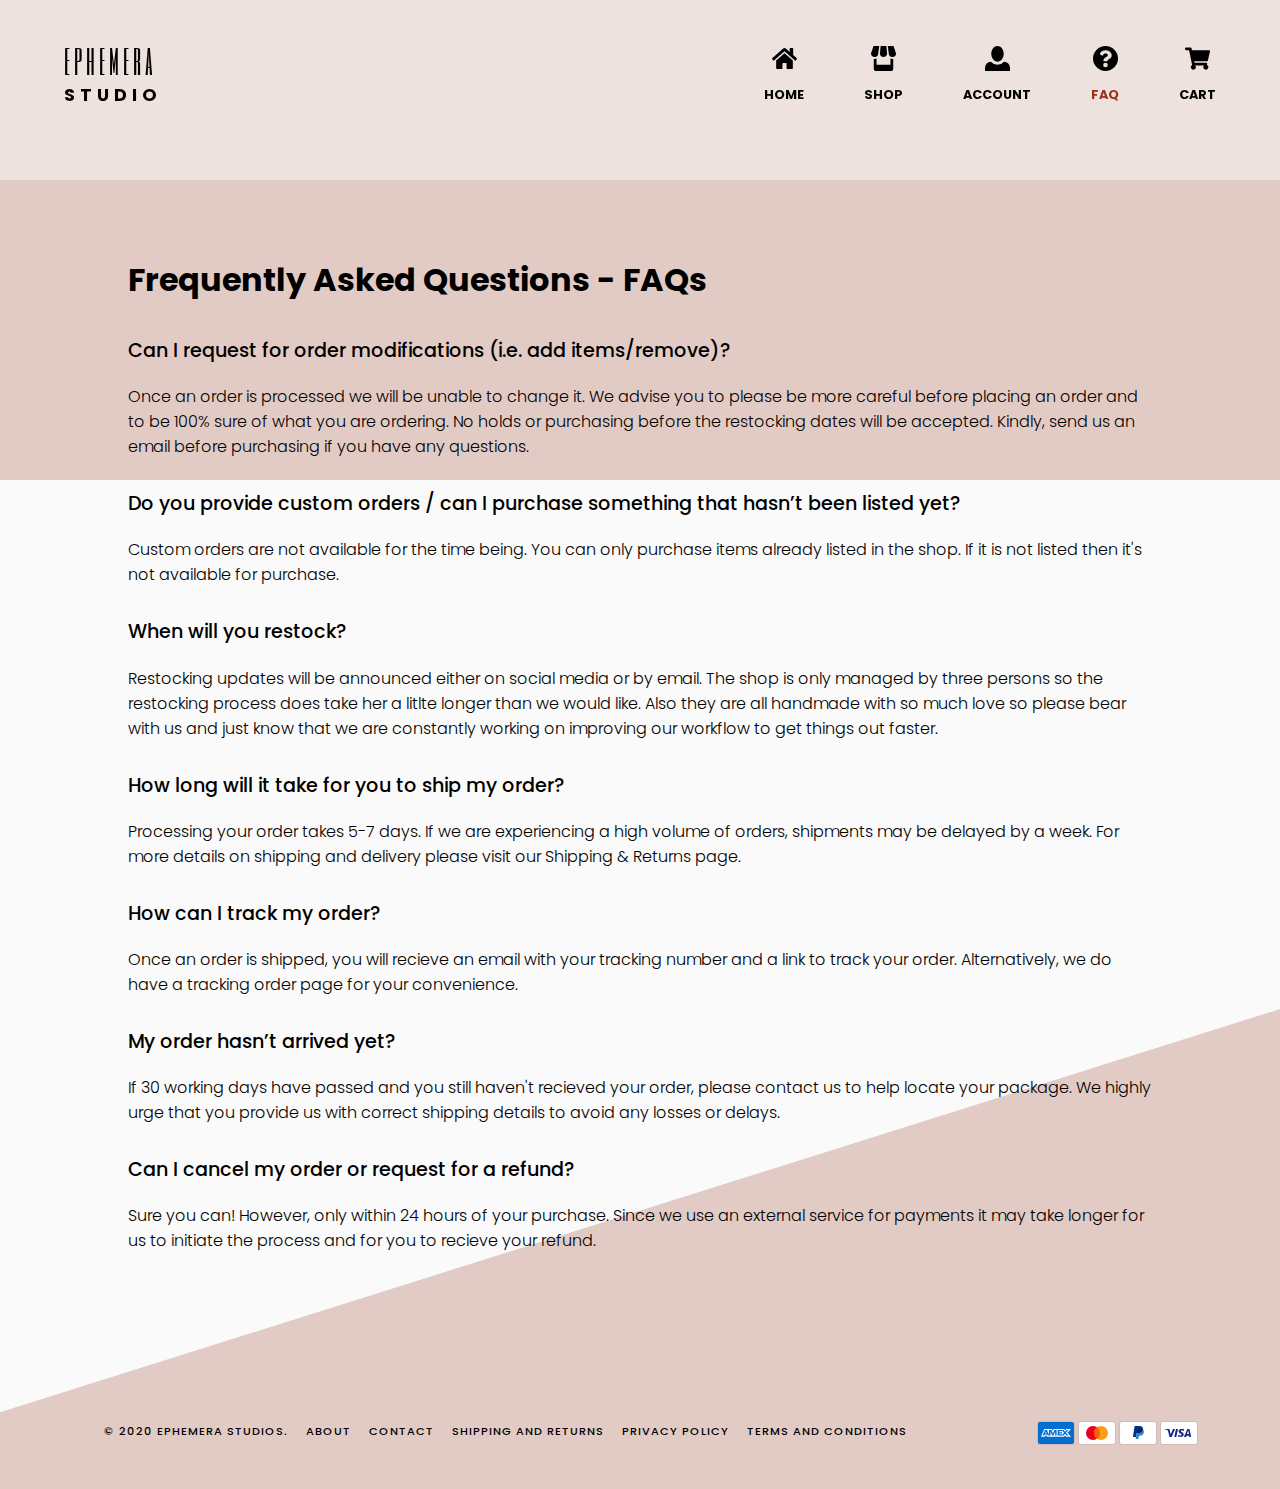
<file: faq.html>
<!DOCTYPE html>
<html lang = "en" dir= "ltr">
  <head>
    <meta charset = "utf-8">
    <meta name = "viewport" content = "width=device-width, initial-scale=1.0, shrink-to-fit=no">
    <link rel = "stylesheet" href = "css/styles_faq.css">
    <link rel="icon" href="images/plant.ico">
    <link href="https://fonts.googleapis.com/css2?family=Six+Caps&display=swap" rel="stylesheet">
    <link rel="stylesheet" type="text/css" href="http://cdn.dcodes.net/2/payment_icons/dc_payment_icons.css">
    <link href="https://fonts.googleapis.com/css2?family=Poppins:ital,wght@0,100;0,200;0,300;0,400;0,500;0,600;0,700;0,800;0,900;1,100;1,200;1,300;1,400;1,500;1,600;1,700;1,800;1,900&display=swap" rel="stylesheet">
    <title>Ephemera Studios.</title>
  </head>
  <body>
    <div class = "wrapper">
      <div class = "navbar_cover" id = "navbar_cover">
        <div class = "navbar">
          <div id = "mySidenav" class = "sidenav">
            <img class = "nav_back" src = "images/nav-back.svg">
            <a href = "javascript:void(0)" class = "close" onclick = "closeNav()"><img src = "images/close.svg"></a>
            <a href = "index.html" class = "tab">Home</a>
            <a href = "index.php" class = "tab">Shop</a>
            <a href = "account.php" class = "tab">Account</a>
            <a href = "faq.html" class = "tab active">FAQ</a>
            <a href = "cart.php" class = "tab">Cart</a>
          </div>
          <div class = "logo">
            <div class = "ephemera">
      				<span><a href = "index.html">ephemera</a></span>
      			</div>
      			<div class = "studios">
      				<span><a href = "index.html">STUDIO</a></span>
      			</div>
      		</div>
          <div class = "flex_icons" id = "flexIcons">
            <!--
            <div class = "icon search">
              <a href = ""><img src = "images/search.svg"></a>
              <div>
                <span>search</span>
              </div>
            </div>
            -->
            <div class = "icon home">
              <a href = "index.html"><img src = "images/home.svg"></a>
              <div>
                <span>home</span>
              </div>
            </div>
            <div class = "icon shop">
              <a href = "index.php"><img src = "images/shop.svg"></a>
              <div>
                <span>shop</span>
              </div>
            </div>
            <div class = "icon person">
              <a href = "account.php"><img src = "images/person.svg"></a>
              <div>
                <span>account</span>
              </div>
            </div>
            <div class = "icon faq current">
              <a href = "faq.html"><img src = "images/faq.svg"></a>
              <div>
                <span>faq</span>
              </div>
            </div>
            <div class = "icon cart">
              <a href = "cart.php"><img src = "images/cart.svg"></a>
              <div>
                <span>cart</span>
              </div>
            </div>
            <div class = "icon menu option">
              <span onclick="openNav()"><img src = "images/menu.svg"></span>
              <div>
                <span>menu</span>
              </div>
            </div>
          </div>
        </div>
      </div>
      <img class = "back_top" src = "images/back-top-1.svg">
      <div class = "body_content">
        <div class = "faq_content">
          <p class = "faq_heading">Frequently Asked Questions - FAQs</p>
          <div class = "faqs">
            <p class = "head">Can I request for order modifications (i.e. add items/remove)?</p>
            <p class = "sub_head">Once an order is processed we will be unable to change it. We advise you to please be more careful before placing an order and to be 100% sure of what you are ordering. No holds or purchasing before the restocking dates will be accepted. Kindly, send us an email before purchasing if you have any questions.</p>
          </div>
          <div class = "faqs">
            <p class = "head">Do you provide custom orders / can I purchase something that hasn’t been listed yet?</p>
            <p class = "sub_head">Custom orders are not available for the time being. You can only purchase items already listed in the shop. If it is not listed then it's not available for purchase.</p>
          </div>
          <div class = "faqs">
            <p class = "head">When will you restock?</p>
            <p class = "sub_head">Restocking updates will be announced either on social media or by email. The shop is only managed by three persons so the restocking process does take her a litlte longer than we would like. Also they are all handmade with so much love so please bear with us and just know that we are constantly working on improving our workflow to get things out faster.</p>
          </div>
          <div class = "faqs">
            <p class = "head">How long will it take for you to ship my order?</p>
            <p class = "sub_head">Processing your order takes 5-7 days. If we are experiencing a high volume of orders, shipments may be delayed by a week. For more details on shipping and delivery please visit our Shipping & Returns page.</p>
          </div>
          <div class = "faqs">
            <p class = "head">How can I track my order?</p>
            <p class = "sub_head">Once an order is shipped, you will recieve an email with your tracking number and a link to track your order. Alternatively, we do have a tracking order page for your convenience.</p>
          </div>
          <div class = "faqs">
            <p class = "head">My order hasn’t arrived yet?</p>
            <p class = "sub_head">If 30 working days have passed and you still haven't recieved your order, please contact us to help locate your package. We highly urge that you provide us with correct shipping details to avoid any losses or delays.</p>
          </div>
          <div class = "faqs">
            <p class = "head">Can I cancel my order or request for a refund?</p>
            <p class = "sub_head">Sure you can! However, only within 24 hours of your purchase. Since we use an external service for payments it may take longer for us to initiate the process and for you to recieve your refund.</p>
          </div>
        </div>
      </div>
      <div class = "footer">
        <div class = "footer-links">
          <ul>
            <li><a class = "foot" href = "index.html">&copy; 2020 EPHEMERA STUDIOS.</a></li>
            <li><a class = "foot" href = "about.html">ABOUT</a></li>
            <li><a class = "foot" href = "contact.html">CONTACT</a></li>
            <li><a class = "foot" href = "shipping.html">SHIPPING AND RETURNS</a></li>
            <li><a class = "foot" href = "policy.html">PRIVACY POLICY</a></li>
            <li><a class = "foot" href = "terms.html">TERMS AND CONDITIONS</a></li>
          </ul>
        </div>
        <div class = "footer-payment">
          <svg class="payment-icon" xmlns="http://www.w3.org/2000/svg" role="img" viewBox="0 0 38 24" width="38" height="24" aria-labelledby="pi-american_express"><title id="pi-american_express">American Express</title><g fill="none"><path fill="#000" d="M35,0 L3,0 C1.3,0 0,1.3 0,3 L0,21 C0,22.7 1.4,24 3,24 L35,24 C36.7,24 38,22.7 38,21 L38,3 C38,1.3 36.6,0 35,0 Z" opacity=".07"></path><path fill="#006FCF" d="M35,1 C36.1,1 37,1.9 37,3 L37,21 C37,22.1 36.1,23 35,23 L3,23 C1.9,23 1,22.1 1,21 L1,3 C1,1.9 1.9,1 3,1 L35,1"></path><path fill="#FFF" d="M8.971,10.268 L9.745,12.144 L8.203,12.144 L8.971,10.268 Z M25.046,10.346 L22.069,10.346 L22.069,11.173 L24.998,11.173 L24.998,12.412 L22.075,12.412 L22.075,13.334 L25.052,13.334 L25.052,14.073 L27.129,11.828 L25.052,9.488 L25.046,10.346 L25.046,10.346 Z M10.983,8.006 L14.978,8.006 L15.865,9.941 L16.687,8 L27.057,8 L28.135,9.19 L29.25,8 L34.013,8 L30.494,11.852 L33.977,15.68 L29.143,15.68 L28.065,14.49 L26.94,15.68 L10.03,15.68 L9.536,14.49 L8.406,14.49 L7.911,15.68 L4,15.68 L7.286,8 L10.716,8 L10.983,8.006 Z M19.646,9.084 L17.407,9.084 L15.907,12.62 L14.282,9.084 L12.06,9.084 L12.06,13.894 L10,9.084 L8.007,9.084 L5.625,14.596 L7.18,14.596 L7.674,13.406 L10.27,13.406 L10.764,14.596 L13.484,14.596 L13.484,10.661 L15.235,14.602 L16.425,14.602 L18.165,10.673 L18.165,14.603 L19.623,14.603 L19.647,9.083 L19.646,9.084 Z M28.986,11.852 L31.517,9.084 L29.695,9.084 L28.094,10.81 L26.546,9.084 L20.652,9.084 L20.652,14.602 L26.462,14.602 L28.076,12.864 L29.624,14.602 L31.499,14.602 L28.987,11.852 L28.986,11.852 Z"></path></g></svg>
          <title id="pi-american_express">American Express</title>
          <svg class="payment-icon" viewBox="0 0 38 24" xmlns="http://www.w3.org/2000/svg" role="img" width="38" height="24" aria-labelledby="pi-master"><title id="pi-master">Mastercard</title><path opacity=".07" d="M35 0H3C1.3 0 0 1.3 0 3v18c0 1.7 1.4 3 3 3h32c1.7 0 3-1.3 3-3V3c0-1.7-1.4-3-3-3z"></path><path fill="#fff" d="M35 1c1.1 0 2 .9 2 2v18c0 1.1-.9 2-2 2H3c-1.1 0-2-.9-2-2V3c0-1.1.9-2 2-2h32"></path><circle fill="#EB001B" cx="15" cy="12" r="7"></circle><circle fill="#F79E1B" cx="23" cy="12" r="7"></circle><path fill="#FF5F00" d="M22 12c0-2.4-1.2-4.5-3-5.7-1.8 1.3-3 3.4-3 5.7s1.2 4.5 3 5.7c1.8-1.2 3-3.3 3-5.7z"></path></svg>
          <svg class="payment-icon" viewBox="0 0 38 24" xmlns="http://www.w3.org/2000/svg" width="38" height="24" role="img" aria-labelledby="pi-paypal"><title id="pi-paypal">PayPal</title><path opacity=".07" d="M35 0H3C1.3 0 0 1.3 0 3v18c0 1.7 1.4 3 3 3h32c1.7 0 3-1.3 3-3V3c0-1.7-1.4-3-3-3z"></path><path fill="#fff" d="M35 1c1.1 0 2 .9 2 2v18c0 1.1-.9 2-2 2H3c-1.1 0-2-.9-2-2V3c0-1.1.9-2 2-2h32"></path><path fill="#003087" d="M23.9 8.3c.2-1 0-1.7-.6-2.3-.6-.7-1.7-1-3.1-1h-4.1c-.3 0-.5.2-.6.5L14 15.6c0 .2.1.4.3.4H17l.4-3.4 1.8-2.2 4.7-2.1z"></path><path fill="#3086C8" d="M23.9 8.3l-.2.2c-.5 2.8-2.2 3.8-4.6 3.8H18c-.3 0-.5.2-.6.5l-.6 3.9-.2 1c0 .2.1.4.3.4H19c.3 0 .5-.2.5-.4v-.1l.4-2.4v-.1c0-.2.3-.4.5-.4h.3c2.1 0 3.7-.8 4.1-3.2.2-1 .1-1.8-.4-2.4-.1-.5-.3-.7-.5-.8z"></path><path fill="#012169" d="M23.3 8.1c-.1-.1-.2-.1-.3-.1-.1 0-.2 0-.3-.1-.3-.1-.7-.1-1.1-.1h-3c-.1 0-.2 0-.2.1-.2.1-.3.2-.3.4l-.7 4.4v.1c0-.3.3-.5.6-.5h1.3c2.5 0 4.1-1 4.6-3.8v-.2c-.1-.1-.3-.2-.5-.2h-.1z"></path></svg>
          <svg class="payment-icon" viewBox="0 0 38 24" xmlns="http://www.w3.org/2000/svg" role="img" width="38" height="24" aria-labelledby="pi-visa"><title id="pi-visa">Visa</title><path opacity=".07" d="M35 0H3C1.3 0 0 1.3 0 3v18c0 1.7 1.4 3 3 3h32c1.7 0 3-1.3 3-3V3c0-1.7-1.4-3-3-3z"></path><path fill="#fff" d="M35 1c1.1 0 2 .9 2 2v18c0 1.1-.9 2-2 2H3c-1.1 0-2-.9-2-2V3c0-1.1.9-2 2-2h32"></path><path d="M28.3 10.1H28c-.4 1-.7 1.5-1 3h1.9c-.3-1.5-.3-2.2-.6-3zm2.9 5.9h-1.7c-.1 0-.1 0-.2-.1l-.2-.9-.1-.2h-2.4c-.1 0-.2 0-.2.2l-.3.9c0 .1-.1.1-.1.1h-2.1l.2-.5L27 8.7c0-.5.3-.7.8-.7h1.5c.1 0 .2 0 .2.2l1.4 6.5c.1.4.2.7.2 1.1.1.1.1.1.1.2zm-13.4-.3l.4-1.8c.1 0 .2.1.2.1.7.3 1.4.5 2.1.4.2 0 .5-.1.7-.2.5-.2.5-.7.1-1.1-.2-.2-.5-.3-.8-.5-.4-.2-.8-.4-1.1-.7-1.2-1-.8-2.4-.1-3.1.6-.4.9-.8 1.7-.8 1.2 0 2.5 0 3.1.2h.1c-.1.6-.2 1.1-.4 1.7-.5-.2-1-.4-1.5-.4-.3 0-.6 0-.9.1-.2 0-.3.1-.4.2-.2.2-.2.5 0 .7l.5.4c.4.2.8.4 1.1.6.5.3 1 .8 1.1 1.4.2.9-.1 1.7-.9 2.3-.5.4-.7.6-1.4.6-1.4 0-2.5.1-3.4-.2-.1.2-.1.2-.2.1zm-3.5.3c.1-.7.1-.7.2-1 .5-2.2 1-4.5 1.4-6.7.1-.2.1-.3.3-.3H18c-.2 1.2-.4 2.1-.7 3.2-.3 1.5-.6 3-1 4.5 0 .2-.1.2-.3.2M5 8.2c0-.1.2-.2.3-.2h3.4c.5 0 .9.3 1 .8l.9 4.4c0 .1 0 .1.1.2 0-.1.1-.1.1-.1l2.1-5.1c-.1-.1 0-.2.1-.2h2.1c0 .1 0 .1-.1.2l-3.1 7.3c-.1.2-.1.3-.2.4-.1.1-.3 0-.5 0H9.7c-.1 0-.2 0-.2-.2L7.9 9.5c-.2-.2-.5-.5-.9-.6-.6-.3-1.7-.5-1.9-.5L5 8.2z" fill="#142688"></path></svg>
        </div>
      </div>
      <img class = "back_bottom" src = "images/back-bottom.svg">
    </div>
    <script>
      function openNav()
      {
        document.getElementById("mySidenav").style.width = "250px";
      }

      function closeNav()
      {
        document.getElementById("mySidenav").style.width = "0";
      }
    </script>
    <script type="text/javascript">
      var header = document.getElementById("mySidenav");
      var tabs = header.getElementsByClassName("tab");
      for(var i = 0; i < tabs.length; i++)
      {
        btns[i].addEventListener("click", function()
        {
          var current = document.getElementsByClassName("active");
          current[0].className = current[0].className.replace(" active", "");
          this.className += " active";
        });
      }
    </script>
    <script type="text/javascript">
      var header = document.getElementById("flexIcons");
      var tabs = header.getElementsByClassName("icon");
      for(var i = 0; i < tabs.length; i++)
      {
        btns[i].addEventListener("click", function()
        {
          var current = document.getElementsByClassName("current");
          current[0].className = current[0].className.replace(" current", "");
          this.className += " current";
        });
      }
    </script>
    <script type="text/javascript">
      var header = document.getElementById("footer-links");
      var tabs = header.getElementsByClassName("foot");
      for(var i = 0; i < tabs.length; i++)
      {
        btns[i].addEventListener("click", function()
        {
          var current = document.getElementsByClassName("now");
          current[0].className = current[0].className.replace(" now", "");
          this.className += " now";
        });
      }
    </script>
    <script>
      var prevScrollpos = window.pageYOffset;
      window.onscroll = function() {
      var currentScrollPos = window.pageYOffset;
        if (prevScrollpos > currentScrollPos) {
          document.getElementById("navbar_cover").style.top = "0";
        } else {
          document.getElementById("navbar_cover").style.top = "-150px";
        }
        prevScrollpos = currentScrollPos;
      }
    </script>
  </body>
</html>
</file>
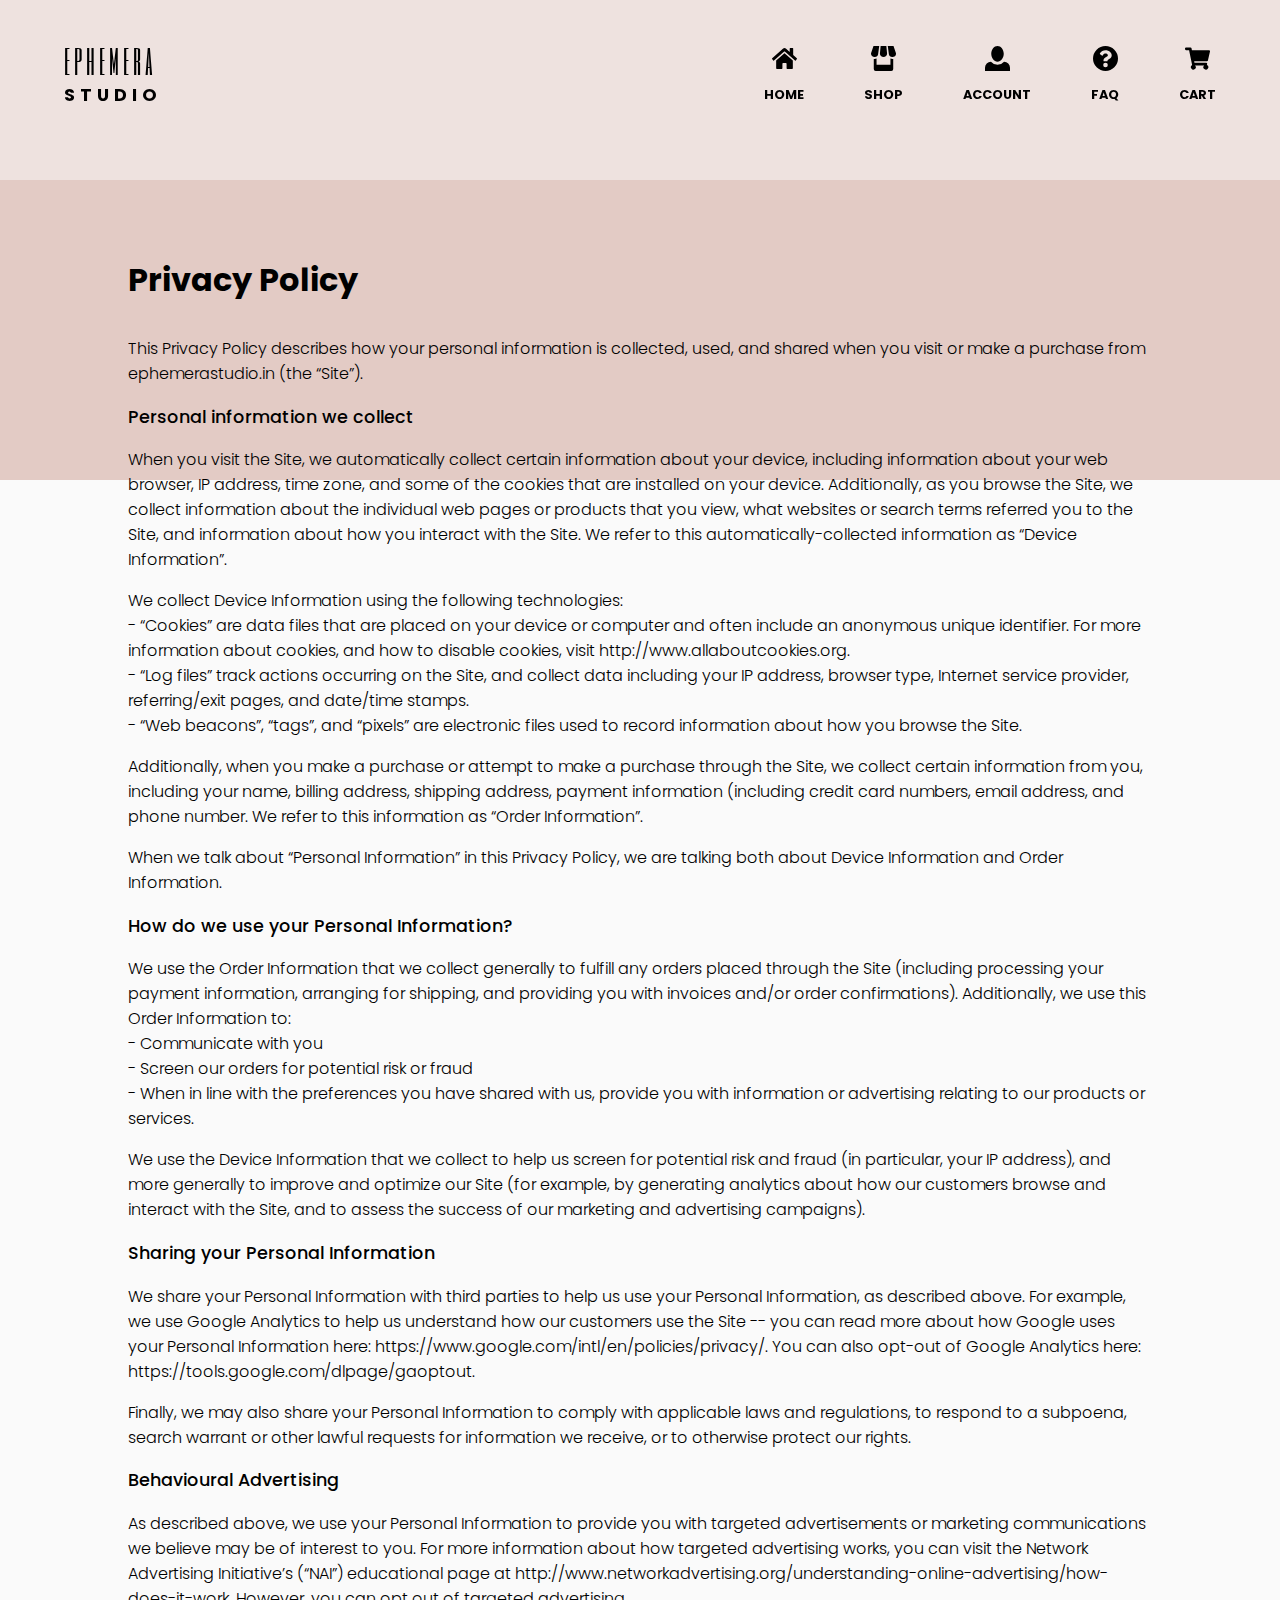
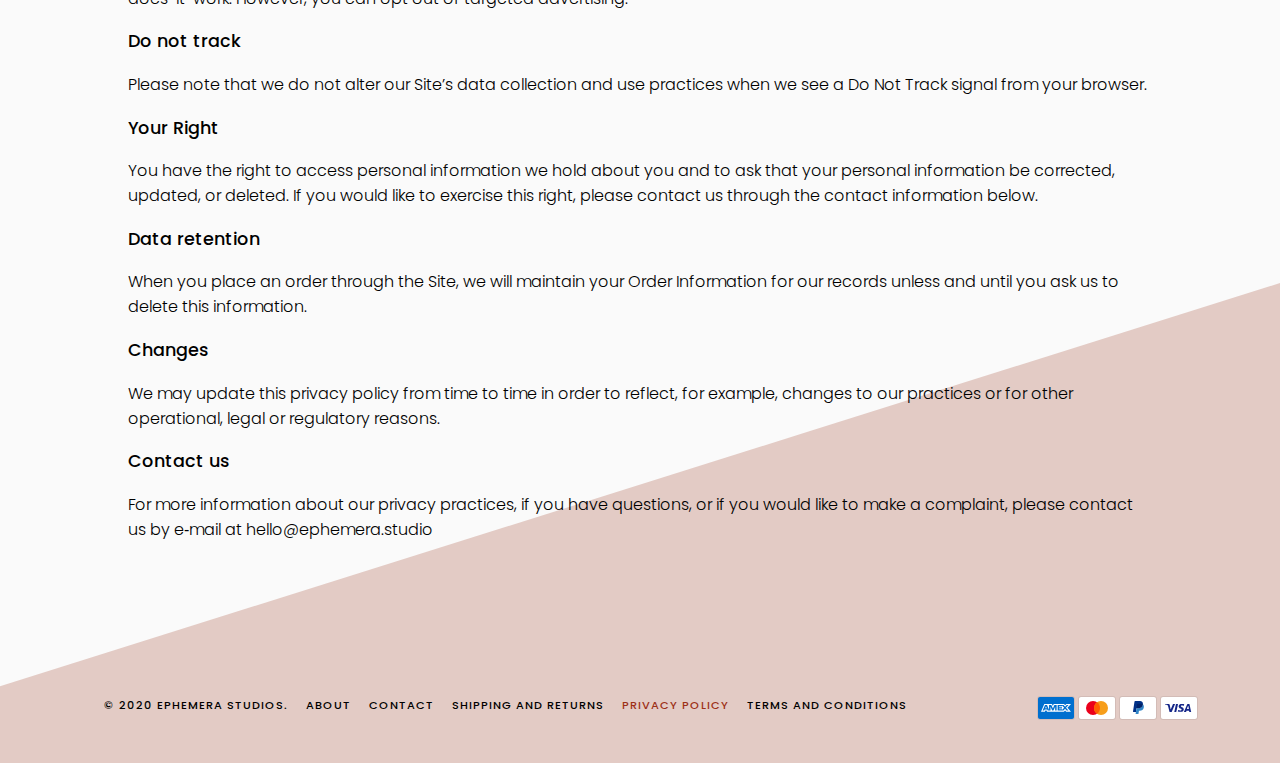
<file: policy.html>
<!DOCTYPE html>
<html lang = "en" dir= "ltr">
  <head>
    <meta charset = "utf-8">
    <meta name = "viewport" content = "width=device-width, initial-scale=1.0, shrink-to-fit=no">
    <link rel = "stylesheet" href = "css/styles_policy.css">
    <link rel="icon" href="images/plant.ico">
    <link href="https://fonts.googleapis.com/css2?family=Six+Caps&display=swap" rel="stylesheet">
    <link rel="stylesheet" type="text/css" href="http://cdn.dcodes.net/2/payment_icons/dc_payment_icons.css">
    <link href="https://fonts.googleapis.com/css2?family=Poppins:ital,wght@0,100;0,200;0,300;0,400;0,500;0,600;0,700;0,800;0,900;1,100;1,200;1,300;1,400;1,500;1,600;1,700;1,800;1,900&display=swap" rel="stylesheet">
    <title>Ephemera Studios.</title>
  </head>
  <body>
    <div class = "wrapper">
      <div class = "navbar_cover" id = "navbar_cover">
        <div class = "navbar">
          <div id = "mySidenav" class = "sidenav">
            <img class = "nav_back" src = "images/nav-back.svg">
            <a href = "javascript:void(0)" class = "close" onclick = "closeNav()"><img src = "images/close.svg"></a>
            <a href = "index.html" class = "tab">Home</a>
            <a href = "index.php" class = "tab">Shop</a>
            <a href = "account.php" class = "tab">Account</a>
            <a href = "faq.html" class = "tab">FAQ</a>
            <a href = "cart.php" class = "tab">Cart</a>
          </div>
          <div class = "logo">
            <div class = "ephemera">
      				<span><a href = "index.html">ephemera</a></span>
      			</div>
      			<div class = "studios">
      				<span><a href = "index.html">STUDIO</a></span>
      			</div>
      		</div>
          <div class = "flex_icons" id = "flexIcons">
            <!--
            <div class = "icon search">
              <a href = ""><img src = "images/search.svg"></a>
              <div>
                <span>search</span>
              </div>
            </div>
            -->
            <div class = "icon home">
              <a href = "index.html"><img src = "images/home.svg"></a>
              <div>
                <span>home</span>
              </div>
            </div>
            <div class = "icon shop">
              <a href = "index.php"><img src = "images/shop.svg"></a>
              <div>
                <span>shop</span>
              </div>
            </div>
            <div class = "icon person">
              <a href = "account.php"><img src = "images/person.svg"></a>
              <div>
                <span>account</span>
              </div>
            </div>
            <div class = "icon faq">
              <a href = "faq.html"><img src = "images/faq.svg"></a>
              <div>
                <span>faq</span>
              </div>
            </div>
            <div class = "icon cart">
              <a href = "cart.php"><img src = "images/cart.svg"></a>
              <div>
                <span>cart</span>
              </div>
            </div>
            <div class = "icon menu option">
              <span onclick="openNav()"><img src = "images/menu.svg"></span>
              <div>
                <span>menu</span>
              </div>
            </div>
          </div>
        </div>
      </div>
      <img class = "back_top" src = "images/back-top-1.svg">
      <div class = "body_content">
        <div class = "policy_content">
          <p class = "policy_heading">Privacy Policy</p>
          <p>This Privacy Policy describes how your personal information is collected, used, and shared when you visit or make a purchase from ephemerastudio.in (the “Site”).</p>
          <div class = "section">
            <p class = "heading">Personal information we collect</p>
            <p>When you visit the Site, we automatically collect certain information about your device, including information about your web browser, IP address, time zone, and some of the cookies that are installed on your device. Additionally, as you browse the Site, we collect information about the individual web pages or products that you view, what websites or search terms referred you to the Site, and information about how you interact with the Site. We refer to this automatically-collected information as “Device Information”.</p>
            <p>We collect Device Information using the following technologies:<br>- “Cookies” are data files that are placed on your device or computer and often include an anonymous unique identifier. For more information about cookies, and how to disable cookies, visit http://www.allaboutcookies.org.<br>- “Log files” track actions occurring on the Site, and collect data including your IP address, browser type, Internet service provider, referring/exit pages, and date/time stamps.<br>- “Web beacons”, “tags”, and “pixels” are electronic files used to record information about how you browse the Site.</p>
            <p>Additionally, when you make a purchase or attempt to make a purchase through the Site, we collect certain information from you, including your name, billing address, shipping address, payment information (including credit card numbers, email address, and phone number. We refer to this information as “Order Information”.</p>
            <p>When we talk about “Personal Information” in this Privacy Policy, we are talking both about Device Information and Order Information.</p>
          </div>

          <div class = "section">
            <p class = "heading">How do we use your Personal Information?</p>
            <p>We use the Order Information that we collect generally to fulfill any orders placed through the Site (including processing your payment information, arranging for shipping, and providing you with invoices and/or order confirmations). Additionally, we use this Order Information to:<br>- Communicate with you<br>- Screen our orders for potential risk or fraud<br>- When in line with the preferences you have shared with us, provide you with information or advertising relating to our products or services.</p>
            <p>We use the Device Information that we collect to help us screen for potential risk and fraud (in particular, your IP address), and more generally to improve and optimize our Site (for example, by generating analytics about how our customers browse and interact with the Site, and to assess the success of our marketing and advertising campaigns).</p>
          </div>
          <div class = "section">
            <p class = "heading">Sharing your Personal Information</p>
            <p>We share your Personal Information with third parties to help us use your Personal Information, as described above. For example, we use Google Analytics to help us understand how our customers use the Site -- you can read more about how Google uses your Personal Information here: https://www.google.com/intl/en/policies/privacy/. You can also opt-out of Google Analytics here: https://tools.google.com/dlpage/gaoptout.</p>
            <p>Finally, we may also share your Personal Information to comply with applicable laws and regulations, to respond to a subpoena, search warrant or other lawful requests for information we receive, or to otherwise protect our rights.</p>
          </div>
          <div class = "section">
            <p class = "heading">Behavioural Advertising</p>
            <p>As described above, we use your Personal Information to provide you with targeted advertisements or marketing communications we believe may be of interest to you. For more information about how targeted advertising works, you can visit the Network Advertising Initiative’s (“NAI”) educational page at http://www.networkadvertising.org/understanding-online-advertising/how-does-it-work. However, you can opt out of targeted advertising.</p>
          </div>
          <div class = "section">
            <p class = "heading">Do not track</p>
            <p>Please note that we do not alter our Site’s data collection and use practices when we see a Do Not Track signal from your browser.</p>
          </div>
          <div class = "section">
            <p class = "heading">Your Right</p>
            <p>You have the right to access personal information we hold about you and to ask that your personal information be corrected, updated, or deleted. If you would like to exercise this right, please contact us through the contact information below.</p>
          </div>
          <div class = "section">
            <p class = "heading">Data retention</p>
            <p>When you place an order through the Site, we will maintain your Order Information for our records unless and until you ask us to delete this information.</p>
          </div>
          <div class = "section">
            <p class = "heading">Changes</p>
            <p>We may update this privacy policy from time to time in order to reflect, for example, changes to our practices or for other operational, legal or regulatory reasons.</p>
          </div>
          <div class = "section">
            <p class = "heading">Contact us</p>
            <p>For more information about our privacy practices, if you have questions, or if you would like to make a complaint, please contact us by e‑mail at hello@ephemera.studio</p>
          </div>
        </div>
      </div>
      <div class = "footer">
        <div class = "footer-links">
          <ul>
            <li><a class = "foot" href = "index.html">&copy; 2020 EPHEMERA STUDIOS.</a></li>
            <li><a class = "foot" href = "about.html">ABOUT</a></li>
            <li><a class = "foot" href = "contact.html">CONTACT</a></li>
            <li><a class = "foot" href = "shipping.html">SHIPPING AND RETURNS</a></li>
            <li><a class = "foot now" href = "policy.html">PRIVACY POLICY</a></li>
            <li><a class = "foot" href = "terms.html">TERMS AND CONDITIONS</a></li>
          </ul>
        </div>
        <div class = "footer-payment">
          <svg class="payment-icon" xmlns="http://www.w3.org/2000/svg" role="img" viewBox="0 0 38 24" width="38" height="24" aria-labelledby="pi-american_express"><title id="pi-american_express">American Express</title><g fill="none"><path fill="#000" d="M35,0 L3,0 C1.3,0 0,1.3 0,3 L0,21 C0,22.7 1.4,24 3,24 L35,24 C36.7,24 38,22.7 38,21 L38,3 C38,1.3 36.6,0 35,0 Z" opacity=".07"></path><path fill="#006FCF" d="M35,1 C36.1,1 37,1.9 37,3 L37,21 C37,22.1 36.1,23 35,23 L3,23 C1.9,23 1,22.1 1,21 L1,3 C1,1.9 1.9,1 3,1 L35,1"></path><path fill="#FFF" d="M8.971,10.268 L9.745,12.144 L8.203,12.144 L8.971,10.268 Z M25.046,10.346 L22.069,10.346 L22.069,11.173 L24.998,11.173 L24.998,12.412 L22.075,12.412 L22.075,13.334 L25.052,13.334 L25.052,14.073 L27.129,11.828 L25.052,9.488 L25.046,10.346 L25.046,10.346 Z M10.983,8.006 L14.978,8.006 L15.865,9.941 L16.687,8 L27.057,8 L28.135,9.19 L29.25,8 L34.013,8 L30.494,11.852 L33.977,15.68 L29.143,15.68 L28.065,14.49 L26.94,15.68 L10.03,15.68 L9.536,14.49 L8.406,14.49 L7.911,15.68 L4,15.68 L7.286,8 L10.716,8 L10.983,8.006 Z M19.646,9.084 L17.407,9.084 L15.907,12.62 L14.282,9.084 L12.06,9.084 L12.06,13.894 L10,9.084 L8.007,9.084 L5.625,14.596 L7.18,14.596 L7.674,13.406 L10.27,13.406 L10.764,14.596 L13.484,14.596 L13.484,10.661 L15.235,14.602 L16.425,14.602 L18.165,10.673 L18.165,14.603 L19.623,14.603 L19.647,9.083 L19.646,9.084 Z M28.986,11.852 L31.517,9.084 L29.695,9.084 L28.094,10.81 L26.546,9.084 L20.652,9.084 L20.652,14.602 L26.462,14.602 L28.076,12.864 L29.624,14.602 L31.499,14.602 L28.987,11.852 L28.986,11.852 Z"></path></g></svg>
          <title id="pi-american_express">American Express</title>
          <svg class="payment-icon" viewBox="0 0 38 24" xmlns="http://www.w3.org/2000/svg" role="img" width="38" height="24" aria-labelledby="pi-master"><title id="pi-master">Mastercard</title><path opacity=".07" d="M35 0H3C1.3 0 0 1.3 0 3v18c0 1.7 1.4 3 3 3h32c1.7 0 3-1.3 3-3V3c0-1.7-1.4-3-3-3z"></path><path fill="#fff" d="M35 1c1.1 0 2 .9 2 2v18c0 1.1-.9 2-2 2H3c-1.1 0-2-.9-2-2V3c0-1.1.9-2 2-2h32"></path><circle fill="#EB001B" cx="15" cy="12" r="7"></circle><circle fill="#F79E1B" cx="23" cy="12" r="7"></circle><path fill="#FF5F00" d="M22 12c0-2.4-1.2-4.5-3-5.7-1.8 1.3-3 3.4-3 5.7s1.2 4.5 3 5.7c1.8-1.2 3-3.3 3-5.7z"></path></svg>
          <svg class="payment-icon" viewBox="0 0 38 24" xmlns="http://www.w3.org/2000/svg" width="38" height="24" role="img" aria-labelledby="pi-paypal"><title id="pi-paypal">PayPal</title><path opacity=".07" d="M35 0H3C1.3 0 0 1.3 0 3v18c0 1.7 1.4 3 3 3h32c1.7 0 3-1.3 3-3V3c0-1.7-1.4-3-3-3z"></path><path fill="#fff" d="M35 1c1.1 0 2 .9 2 2v18c0 1.1-.9 2-2 2H3c-1.1 0-2-.9-2-2V3c0-1.1.9-2 2-2h32"></path><path fill="#003087" d="M23.9 8.3c.2-1 0-1.7-.6-2.3-.6-.7-1.7-1-3.1-1h-4.1c-.3 0-.5.2-.6.5L14 15.6c0 .2.1.4.3.4H17l.4-3.4 1.8-2.2 4.7-2.1z"></path><path fill="#3086C8" d="M23.9 8.3l-.2.2c-.5 2.8-2.2 3.8-4.6 3.8H18c-.3 0-.5.2-.6.5l-.6 3.9-.2 1c0 .2.1.4.3.4H19c.3 0 .5-.2.5-.4v-.1l.4-2.4v-.1c0-.2.3-.4.5-.4h.3c2.1 0 3.7-.8 4.1-3.2.2-1 .1-1.8-.4-2.4-.1-.5-.3-.7-.5-.8z"></path><path fill="#012169" d="M23.3 8.1c-.1-.1-.2-.1-.3-.1-.1 0-.2 0-.3-.1-.3-.1-.7-.1-1.1-.1h-3c-.1 0-.2 0-.2.1-.2.1-.3.2-.3.4l-.7 4.4v.1c0-.3.3-.5.6-.5h1.3c2.5 0 4.1-1 4.6-3.8v-.2c-.1-.1-.3-.2-.5-.2h-.1z"></path></svg>
          <svg class="payment-icon" viewBox="0 0 38 24" xmlns="http://www.w3.org/2000/svg" role="img" width="38" height="24" aria-labelledby="pi-visa"><title id="pi-visa">Visa</title><path opacity=".07" d="M35 0H3C1.3 0 0 1.3 0 3v18c0 1.7 1.4 3 3 3h32c1.7 0 3-1.3 3-3V3c0-1.7-1.4-3-3-3z"></path><path fill="#fff" d="M35 1c1.1 0 2 .9 2 2v18c0 1.1-.9 2-2 2H3c-1.1 0-2-.9-2-2V3c0-1.1.9-2 2-2h32"></path><path d="M28.3 10.1H28c-.4 1-.7 1.5-1 3h1.9c-.3-1.5-.3-2.2-.6-3zm2.9 5.9h-1.7c-.1 0-.1 0-.2-.1l-.2-.9-.1-.2h-2.4c-.1 0-.2 0-.2.2l-.3.9c0 .1-.1.1-.1.1h-2.1l.2-.5L27 8.7c0-.5.3-.7.8-.7h1.5c.1 0 .2 0 .2.2l1.4 6.5c.1.4.2.7.2 1.1.1.1.1.1.1.2zm-13.4-.3l.4-1.8c.1 0 .2.1.2.1.7.3 1.4.5 2.1.4.2 0 .5-.1.7-.2.5-.2.5-.7.1-1.1-.2-.2-.5-.3-.8-.5-.4-.2-.8-.4-1.1-.7-1.2-1-.8-2.4-.1-3.1.6-.4.9-.8 1.7-.8 1.2 0 2.5 0 3.1.2h.1c-.1.6-.2 1.1-.4 1.7-.5-.2-1-.4-1.5-.4-.3 0-.6 0-.9.1-.2 0-.3.1-.4.2-.2.2-.2.5 0 .7l.5.4c.4.2.8.4 1.1.6.5.3 1 .8 1.1 1.4.2.9-.1 1.7-.9 2.3-.5.4-.7.6-1.4.6-1.4 0-2.5.1-3.4-.2-.1.2-.1.2-.2.1zm-3.5.3c.1-.7.1-.7.2-1 .5-2.2 1-4.5 1.4-6.7.1-.2.1-.3.3-.3H18c-.2 1.2-.4 2.1-.7 3.2-.3 1.5-.6 3-1 4.5 0 .2-.1.2-.3.2M5 8.2c0-.1.2-.2.3-.2h3.4c.5 0 .9.3 1 .8l.9 4.4c0 .1 0 .1.1.2 0-.1.1-.1.1-.1l2.1-5.1c-.1-.1 0-.2.1-.2h2.1c0 .1 0 .1-.1.2l-3.1 7.3c-.1.2-.1.3-.2.4-.1.1-.3 0-.5 0H9.7c-.1 0-.2 0-.2-.2L7.9 9.5c-.2-.2-.5-.5-.9-.6-.6-.3-1.7-.5-1.9-.5L5 8.2z" fill="#142688"></path></svg>
        </div>
      </div>
      <img class = "back_bottom" src = "images/back-bottom.svg">
    </div>
    <script>
      function openNav()
      {
        document.getElementById("mySidenav").style.width = "250px";
      }

      function closeNav()
      {
        document.getElementById("mySidenav").style.width = "0";
      }
    </script>
    <script type="text/javascript">
      var header = document.getElementById("mySidenav");
      var tabs = header.getElementsByClassName("tab");
      for(var i = 0; i < tabs.length; i++)
      {
        btns[i].addEventListener("click", function()
        {
          var current = document.getElementsByClassName("active");
          current[0].className = current[0].className.replace(" active", "");
          this.className += " active";
        });
      }
    </script>
    <script type="text/javascript">
      var header = document.getElementById("flexIcons");
      var tabs = header.getElementsByClassName("icon");
      for(var i = 0; i < tabs.length; i++)
      {
        btns[i].addEventListener("click", function()
        {
          var current = document.getElementsByClassName("current");
          current[0].className = current[0].className.replace(" current", "");
          this.className += " current";
        });
      }
    </script>
    <script type="text/javascript">
      var header = document.getElementById("footer-links");
      var tabs = header.getElementsByClassName("foot");
      for(var i = 0; i < tabs.length; i++)
      {
        btns[i].addEventListener("click", function()
        {
          var current = document.getElementsByClassName("now");
          current[0].className = current[0].className.replace(" now", "");
          this.className += " now";
        });
      }
    </script>
    <script>
      var prevScrollpos = window.pageYOffset;
      window.onscroll = function() {
      var currentScrollPos = window.pageYOffset;
        if (prevScrollpos > currentScrollPos) {
          document.getElementById("navbar_cover").style.top = "0";
        } else {
          document.getElementById("navbar_cover").style.top = "-150px";
        }
        prevScrollpos = currentScrollPos;
      }
    </script>
  </body>
</html>
</file>
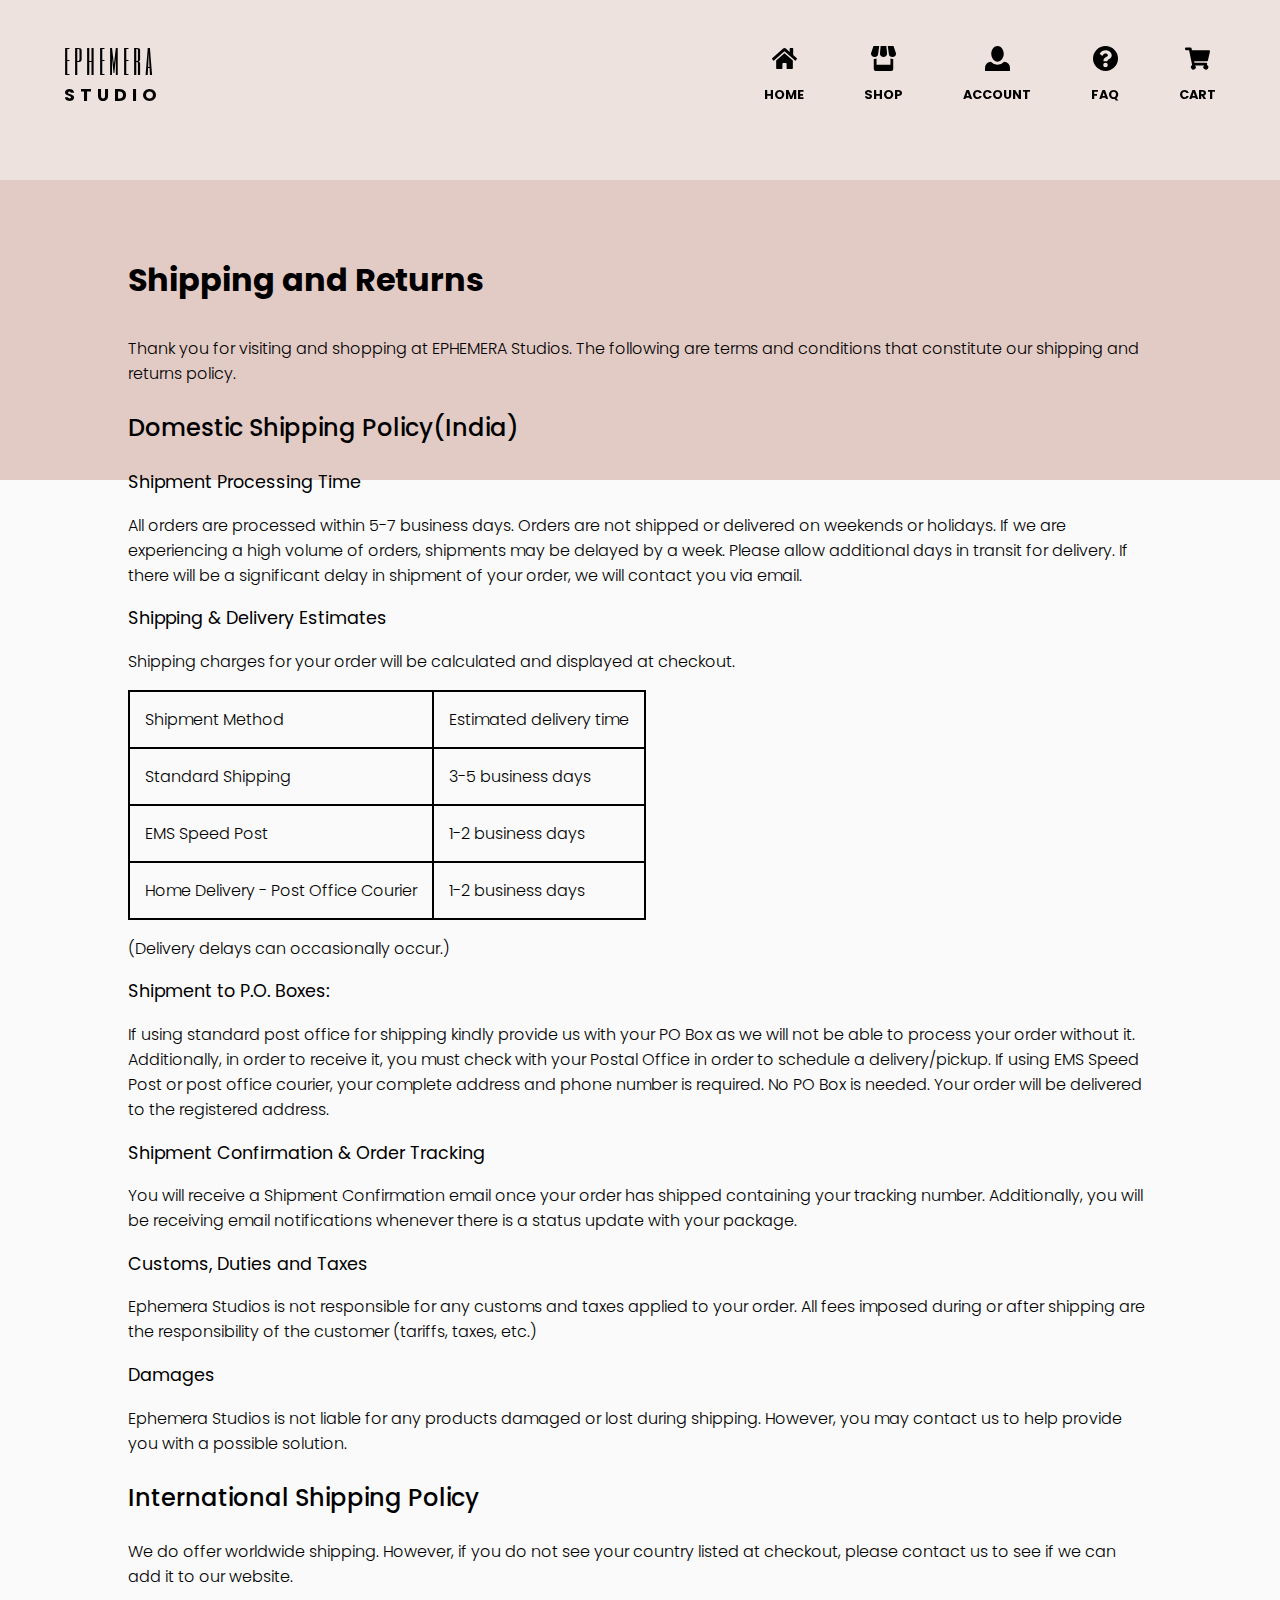
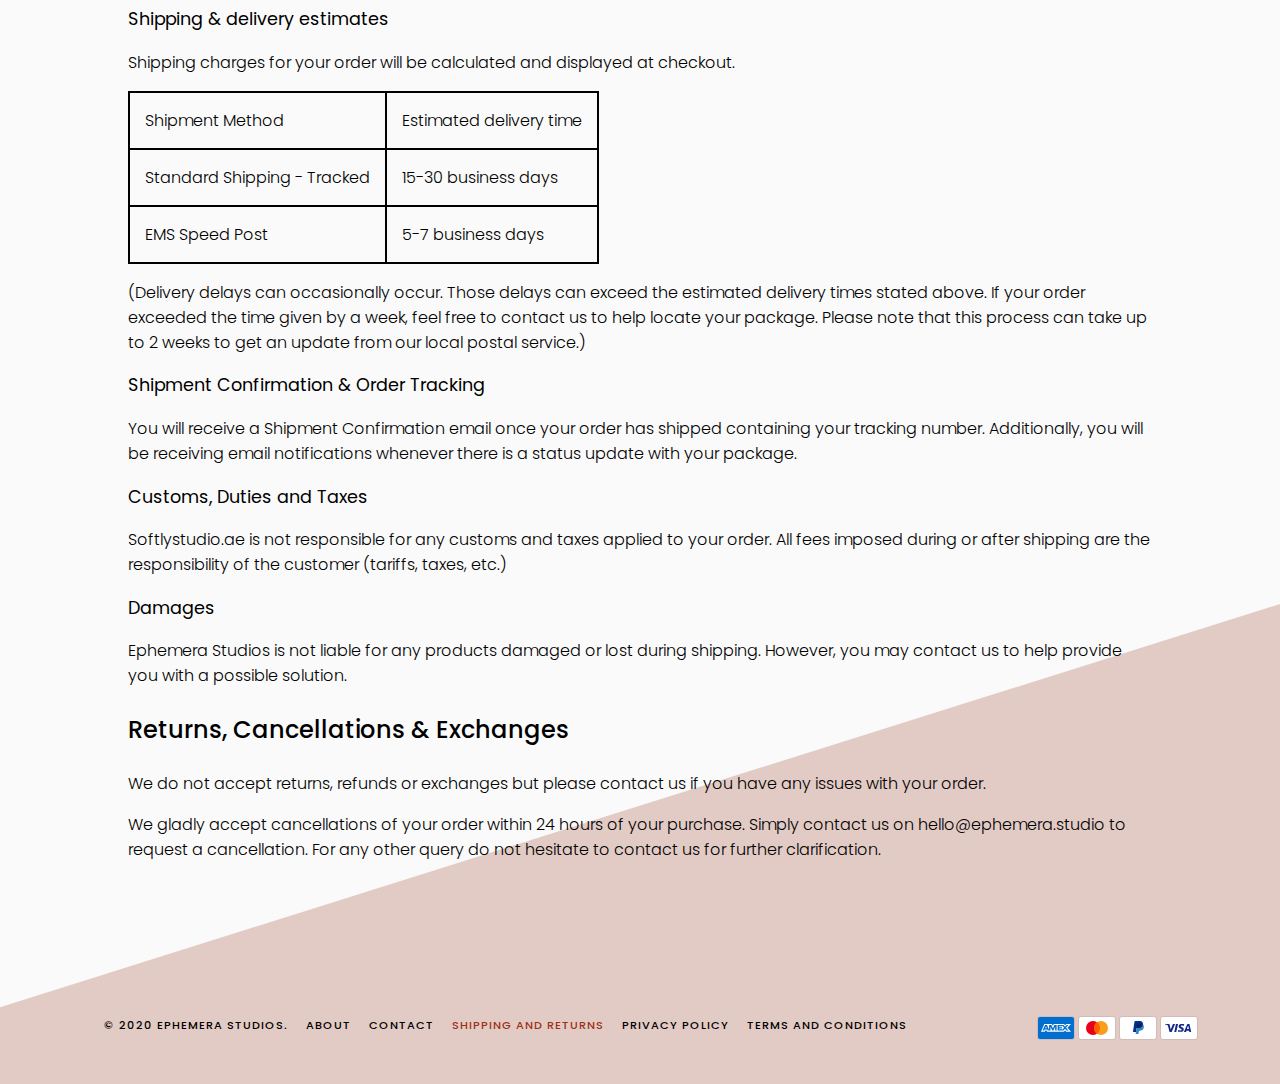
<file: shipping.html>
<!DOCTYPE html>
<html lang = "en" dir= "ltr">
  <head>
    <meta charset = "utf-8">
    <meta name = "viewport" content = "width=device-width, initial-scale=1.0, shrink-to-fit=no">
    <link rel = "stylesheet" href = "css/styles_shipping.css">
    <link rel="icon" href="images/plant.ico">
    <link href="https://fonts.googleapis.com/css2?family=Six+Caps&display=swap" rel="stylesheet">
    <link rel="stylesheet" type="text/css" href="http://cdn.dcodes.net/2/payment_icons/dc_payment_icons.css">
    <link href="https://fonts.googleapis.com/css2?family=Poppins:ital,wght@0,100;0,200;0,300;0,400;0,500;0,600;0,700;0,800;0,900;1,100;1,200;1,300;1,400;1,500;1,600;1,700;1,800;1,900&display=swap" rel="stylesheet">
    <title>Ephemera Studios.</title>
  </head>
  <body>
    <div class = "wrapper">
      <div class = "navbar_cover" id = "navbar_cover">
        <div class = "navbar">
          <div id = "mySidenav" class = "sidenav">
            <img class = "nav_back" src = "images/nav-back.svg">
            <a href = "javascript:void(0)" class = "close" onclick = "closeNav()"><img src = "images/close.svg"></a>
            <a href = "index.html" class = "tab">Home</a>
            <a href = "index.php" class = "tab">Shop</a>
            <a href = "account.php" class = "tab">Account</a>
            <a href = "faq.html" class = "tab">FAQ</a>
            <a href = "cart.php" class = "tab">Cart</a>
          </div>
          <div class = "logo">
            <div class = "ephemera">
      				<span><a href = "index.html">ephemera</a></span>
      			</div>
      			<div class = "studios">
      				<span><a href = "index.html">STUDIO</a></span>
      			</div>
      		</div>
          <div class = "flex_icons" id = "flexIcons">
            <!--
            <div class = "icon search">
              <a href = ""><img src = "images/search.svg"></a>
              <div>
                <span>search</span>
              </div>
            </div>
            -->
            <div class = "icon home">
              <a href = "index.html"><img src = "images/home.svg"></a>
              <div>
                <span>home</span>
              </div>
            </div>
            <div class = "icon shop">
              <a href = "index.php"><img src = "images/shop.svg"></a>
              <div>
                <span>shop</span>
              </div>
            </div>
            <div class = "icon person">
              <a href = "account.php"><img src = "images/person.svg"></a>
              <div>
                <span>account</span>
              </div>
            </div>
            <div class = "icon faq">
              <a href = "faq.html"><img src = "images/faq.svg"></a>
              <div>
                <span>faq</span>
              </div>
            </div>
            <div class = "icon cart">
              <a href = "cart.php"><img src = "images/cart.svg"></a>
              <div>
                <span>cart</span>
              </div>
            </div>
            <div class = "icon menu option">
              <span onclick="openNav()"><img src = "images/menu.svg"></span>
              <div>
                <span>menu</span>
              </div>
            </div>
          </div>
        </div>
      </div>
      <img class = "back_top" src = "images/back-top-1.svg">
      <div class = "body_content">
        <div class = "ship_content">
          <p class = "ship_heading">Shipping and Returns</p>
          <p>Thank you for visiting and shopping at EPHEMERA Studios. The following are terms and conditions that constitute our shipping and returns policy.</p>
          <p class = "heading">Domestic Shipping Policy(India)</p>
          <div class = "section">
            <p class = "subheading">Shipment Processing Time</p>
            <p>All orders are processed within 5-7 business days. Orders are not shipped or delivered on weekends or holidays. If we are experiencing a high volume of orders, shipments may be delayed by a week. Please allow additional days in transit for delivery. If there will be a significant delay in shipment of your order, we will contact you via email.</p>
          </div>
          <div class = "section">
            <p class = "subheading">Shipping & Delivery Estimates</p>
            <p>Shipping charges for your order will be calculated and displayed at checkout.</p>
            <table>
              <tr>
                <td>Shipment Method</td>
                <td>Estimated delivery time</td>
              </tr>
              <tr>
                <td>Standard Shipping</td>
                <td>3-5 business days</td>
              </tr>
              <tr>
                <td>EMS Speed Post</td>
                <td>1-2 business days</td>
              </tr>
              <tr>
                <td>Home Delivery - Post Office Courier</td>
                <td>1-2 business days</td>
              </tr>
            </table>
            <p>(Delivery delays can occasionally occur.)</p>
          </div>
          <div class = "section">
            <p class = "subheading">Shipment to P.O. Boxes:</p>
            <p>If using standard post office for shipping kindly provide us with your PO Box as we will not be able to process your order without it. Additionally, in order to receive it, you must check with your Postal Office in order to schedule a delivery/pickup. If using EMS Speed Post or post office courier, your complete address and phone number is required. No PO Box is needed. Your order will be delivered to the registered address.</p>
          </div>
          <div class = "section">
            <p class = "subheading">Shipment Confirmation & Order Tracking</p>
            <p>You will receive a Shipment Confirmation email once your order has shipped containing your tracking number.  Additionally, you will be receiving email notifications whenever there is a status update with your package.</p>
          </div>
          <div class = "section">
            <p class = "subheading">Customs, Duties and Taxes</p>
            <p>Ephemera Studios is not responsible for any customs and taxes applied to your order. All fees imposed during or after shipping are the responsibility of the customer (tariffs, taxes, etc.)</p>
          </div>
          <div class = "section">
            <p class = "subheading">Damages</p>
            <p>Ephemera Studios is not liable for any products damaged or lost during shipping. However, you may contact us to help provide you with a possible solution.</p>
          </div>
          <p class = "heading">International Shipping Policy</p>
          <p>We do offer worldwide shipping. However, if you do not see your country listed at checkout, please contact us to see if we can add it to our website.</p>
          <div class = "section">
            <p class = "subheading">Shipping & delivery estimates</p>
            <p>Shipping charges for your order will be calculated and displayed at checkout.</p>
            <table>
              <tr>
                <td>Shipment Method</td>
                <td>Estimated delivery time</td>
              </tr>
              <tr>
                <td>Standard Shipping - Tracked</td>
                <td>15-30 business days</td>
              </tr>
              <tr>
                <td>EMS Speed Post</td>
                <td>5-7 business days</td>
              </tr>
            </table>
            <p>(Delivery delays can occasionally occur. Those delays can exceed the estimated delivery times stated above. If your order exceeded the time given by a week, feel free to contact us to help locate your package. Please note that this process can take up to 2 weeks to get an update from our local postal service.)</p>
          </div>
          <div class = "section">
            <p class = "subheading">Shipment Confirmation & Order Tracking</p>
            <p>You will receive a Shipment Confirmation email once your order has shipped containing your tracking number.  Additionally, you will be receiving email notifications whenever there is a status update with your package.</p>
          </div>
          <div class = "section">
            <p class = "subheading">Customs, Duties and Taxes</p>
            <p>Softlystudio.ae is not responsible for any customs and taxes applied to your order. All fees imposed during or after shipping are the responsibility of the customer (tariffs, taxes, etc.)</p>
          </div>
          <div class = "section">
            <p class = "subheading">Damages</p>
            <p>Ephemera Studios is not liable for any products damaged or lost during shipping. However, you may contact us to help provide you with a possible solution.</p>
          </div>
          <p class = "heading">Returns, Cancellations & Exchanges</p>
          <p>We do not accept returns, refunds or exchanges but please contact us if you have any issues with your order.</p>
          <p>We gladly accept cancellations of your order within 24 hours of your purchase. Simply contact us on hello@ephemera.studio to request a cancellation. For any other query do not hesitate to contact us for further clarification.</p>
        </div>
      </div>
      <div class = "footer">
        <div class = "footer-links">
          <ul>
            <li><a class = "foot" href = "index.html">&copy; 2020 EPHEMERA STUDIOS.</a></li>
            <li><a class = "foot" href = "about.html">ABOUT</a></li>
            <li><a class = "foot" href = "contact.html">CONTACT</a></li>
            <li><a class = "foot now" href = "shipping.html">SHIPPING AND RETURNS</a></li>
            <li><a class = "foot" href = "policy.html">PRIVACY POLICY</a></li>
            <li><a class = "foot" href = "terms.html">TERMS AND CONDITIONS</a></li>
          </ul>
        </div>
        <div class = "footer-payment">
          <svg class="payment-icon" xmlns="http://www.w3.org/2000/svg" role="img" viewBox="0 0 38 24" width="38" height="24" aria-labelledby="pi-american_express"><title id="pi-american_express">American Express</title><g fill="none"><path fill="#000" d="M35,0 L3,0 C1.3,0 0,1.3 0,3 L0,21 C0,22.7 1.4,24 3,24 L35,24 C36.7,24 38,22.7 38,21 L38,3 C38,1.3 36.6,0 35,0 Z" opacity=".07"></path><path fill="#006FCF" d="M35,1 C36.1,1 37,1.9 37,3 L37,21 C37,22.1 36.1,23 35,23 L3,23 C1.9,23 1,22.1 1,21 L1,3 C1,1.9 1.9,1 3,1 L35,1"></path><path fill="#FFF" d="M8.971,10.268 L9.745,12.144 L8.203,12.144 L8.971,10.268 Z M25.046,10.346 L22.069,10.346 L22.069,11.173 L24.998,11.173 L24.998,12.412 L22.075,12.412 L22.075,13.334 L25.052,13.334 L25.052,14.073 L27.129,11.828 L25.052,9.488 L25.046,10.346 L25.046,10.346 Z M10.983,8.006 L14.978,8.006 L15.865,9.941 L16.687,8 L27.057,8 L28.135,9.19 L29.25,8 L34.013,8 L30.494,11.852 L33.977,15.68 L29.143,15.68 L28.065,14.49 L26.94,15.68 L10.03,15.68 L9.536,14.49 L8.406,14.49 L7.911,15.68 L4,15.68 L7.286,8 L10.716,8 L10.983,8.006 Z M19.646,9.084 L17.407,9.084 L15.907,12.62 L14.282,9.084 L12.06,9.084 L12.06,13.894 L10,9.084 L8.007,9.084 L5.625,14.596 L7.18,14.596 L7.674,13.406 L10.27,13.406 L10.764,14.596 L13.484,14.596 L13.484,10.661 L15.235,14.602 L16.425,14.602 L18.165,10.673 L18.165,14.603 L19.623,14.603 L19.647,9.083 L19.646,9.084 Z M28.986,11.852 L31.517,9.084 L29.695,9.084 L28.094,10.81 L26.546,9.084 L20.652,9.084 L20.652,14.602 L26.462,14.602 L28.076,12.864 L29.624,14.602 L31.499,14.602 L28.987,11.852 L28.986,11.852 Z"></path></g></svg>
          <title id="pi-american_express">American Express</title>
          <svg class="payment-icon" viewBox="0 0 38 24" xmlns="http://www.w3.org/2000/svg" role="img" width="38" height="24" aria-labelledby="pi-master"><title id="pi-master">Mastercard</title><path opacity=".07" d="M35 0H3C1.3 0 0 1.3 0 3v18c0 1.7 1.4 3 3 3h32c1.7 0 3-1.3 3-3V3c0-1.7-1.4-3-3-3z"></path><path fill="#fff" d="M35 1c1.1 0 2 .9 2 2v18c0 1.1-.9 2-2 2H3c-1.1 0-2-.9-2-2V3c0-1.1.9-2 2-2h32"></path><circle fill="#EB001B" cx="15" cy="12" r="7"></circle><circle fill="#F79E1B" cx="23" cy="12" r="7"></circle><path fill="#FF5F00" d="M22 12c0-2.4-1.2-4.5-3-5.7-1.8 1.3-3 3.4-3 5.7s1.2 4.5 3 5.7c1.8-1.2 3-3.3 3-5.7z"></path></svg>
          <svg class="payment-icon" viewBox="0 0 38 24" xmlns="http://www.w3.org/2000/svg" width="38" height="24" role="img" aria-labelledby="pi-paypal"><title id="pi-paypal">PayPal</title><path opacity=".07" d="M35 0H3C1.3 0 0 1.3 0 3v18c0 1.7 1.4 3 3 3h32c1.7 0 3-1.3 3-3V3c0-1.7-1.4-3-3-3z"></path><path fill="#fff" d="M35 1c1.1 0 2 .9 2 2v18c0 1.1-.9 2-2 2H3c-1.1 0-2-.9-2-2V3c0-1.1.9-2 2-2h32"></path><path fill="#003087" d="M23.9 8.3c.2-1 0-1.7-.6-2.3-.6-.7-1.7-1-3.1-1h-4.1c-.3 0-.5.2-.6.5L14 15.6c0 .2.1.4.3.4H17l.4-3.4 1.8-2.2 4.7-2.1z"></path><path fill="#3086C8" d="M23.9 8.3l-.2.2c-.5 2.8-2.2 3.8-4.6 3.8H18c-.3 0-.5.2-.6.5l-.6 3.9-.2 1c0 .2.1.4.3.4H19c.3 0 .5-.2.5-.4v-.1l.4-2.4v-.1c0-.2.3-.4.5-.4h.3c2.1 0 3.7-.8 4.1-3.2.2-1 .1-1.8-.4-2.4-.1-.5-.3-.7-.5-.8z"></path><path fill="#012169" d="M23.3 8.1c-.1-.1-.2-.1-.3-.1-.1 0-.2 0-.3-.1-.3-.1-.7-.1-1.1-.1h-3c-.1 0-.2 0-.2.1-.2.1-.3.2-.3.4l-.7 4.4v.1c0-.3.3-.5.6-.5h1.3c2.5 0 4.1-1 4.6-3.8v-.2c-.1-.1-.3-.2-.5-.2h-.1z"></path></svg>
          <svg class="payment-icon" viewBox="0 0 38 24" xmlns="http://www.w3.org/2000/svg" role="img" width="38" height="24" aria-labelledby="pi-visa"><title id="pi-visa">Visa</title><path opacity=".07" d="M35 0H3C1.3 0 0 1.3 0 3v18c0 1.7 1.4 3 3 3h32c1.7 0 3-1.3 3-3V3c0-1.7-1.4-3-3-3z"></path><path fill="#fff" d="M35 1c1.1 0 2 .9 2 2v18c0 1.1-.9 2-2 2H3c-1.1 0-2-.9-2-2V3c0-1.1.9-2 2-2h32"></path><path d="M28.3 10.1H28c-.4 1-.7 1.5-1 3h1.9c-.3-1.5-.3-2.2-.6-3zm2.9 5.9h-1.7c-.1 0-.1 0-.2-.1l-.2-.9-.1-.2h-2.4c-.1 0-.2 0-.2.2l-.3.9c0 .1-.1.1-.1.1h-2.1l.2-.5L27 8.7c0-.5.3-.7.8-.7h1.5c.1 0 .2 0 .2.2l1.4 6.5c.1.4.2.7.2 1.1.1.1.1.1.1.2zm-13.4-.3l.4-1.8c.1 0 .2.1.2.1.7.3 1.4.5 2.1.4.2 0 .5-.1.7-.2.5-.2.5-.7.1-1.1-.2-.2-.5-.3-.8-.5-.4-.2-.8-.4-1.1-.7-1.2-1-.8-2.4-.1-3.1.6-.4.9-.8 1.7-.8 1.2 0 2.5 0 3.1.2h.1c-.1.6-.2 1.1-.4 1.7-.5-.2-1-.4-1.5-.4-.3 0-.6 0-.9.1-.2 0-.3.1-.4.2-.2.2-.2.5 0 .7l.5.4c.4.2.8.4 1.1.6.5.3 1 .8 1.1 1.4.2.9-.1 1.7-.9 2.3-.5.4-.7.6-1.4.6-1.4 0-2.5.1-3.4-.2-.1.2-.1.2-.2.1zm-3.5.3c.1-.7.1-.7.2-1 .5-2.2 1-4.5 1.4-6.7.1-.2.1-.3.3-.3H18c-.2 1.2-.4 2.1-.7 3.2-.3 1.5-.6 3-1 4.5 0 .2-.1.2-.3.2M5 8.2c0-.1.2-.2.3-.2h3.4c.5 0 .9.3 1 .8l.9 4.4c0 .1 0 .1.1.2 0-.1.1-.1.1-.1l2.1-5.1c-.1-.1 0-.2.1-.2h2.1c0 .1 0 .1-.1.2l-3.1 7.3c-.1.2-.1.3-.2.4-.1.1-.3 0-.5 0H9.7c-.1 0-.2 0-.2-.2L7.9 9.5c-.2-.2-.5-.5-.9-.6-.6-.3-1.7-.5-1.9-.5L5 8.2z" fill="#142688"></path></svg>
        </div>
      </div>
      <img class = "back_bottom" src = "images/back-bottom.svg">
    </div>
    <script>
      function openNav()
      {
        document.getElementById("mySidenav").style.width = "250px";
      }

      function closeNav()
      {
        document.getElementById("mySidenav").style.width = "0";
      }
    </script>
    <script type="text/javascript">
      var header = document.getElementById("flexIcons");
      var tabs = header.getElementsByClassName("icon");
      for(var i = 0; i < tabs.length; i++)
      {
        btns[i].addEventListener("click", function()
        {
          var current = document.getElementsByClassName("current");
          current[0].className = current[0].className.replace(" current", "");
          this.className += " current";
        });
      }
    </script>
    <script type="text/javascript">
      var header = document.getElementById("footer-links");
      var tabs = header.getElementsByClassName("foot");
      for(var i = 0; i < tabs.length; i++)
      {
        btns[i].addEventListener("click", function()
        {
          var current = document.getElementsByClassName("now");
          current[0].className = current[0].className.replace(" now", "");
          this.className += " now";
        });
      }
    </script>
    <script type="text/javascript">
      var header = document.getElementById("mySidenav");
      var tabs = header.getElementsByClassName("tab");
      for(var i = 0; i < tabs.length; i++)
      {
        btns[i].addEventListener("click", function()
        {
          var current = document.getElementsByClassName("active");
          current[0].className = current[0].className.replace(" active", "");
          this.className += " active";
        });
      }
    </script>
    <script>
      var prevScrollpos = window.pageYOffset;
      window.onscroll = function() {
      var currentScrollPos = window.pageYOffset;
        if (prevScrollpos > currentScrollPos) {
          document.getElementById("navbar_cover").style.top = "0";
        } else {
          document.getElementById("navbar_cover").style.top = "-150px";
        }
        prevScrollpos = currentScrollPos;
      }
    </script>
  </body>
</html>
</file>
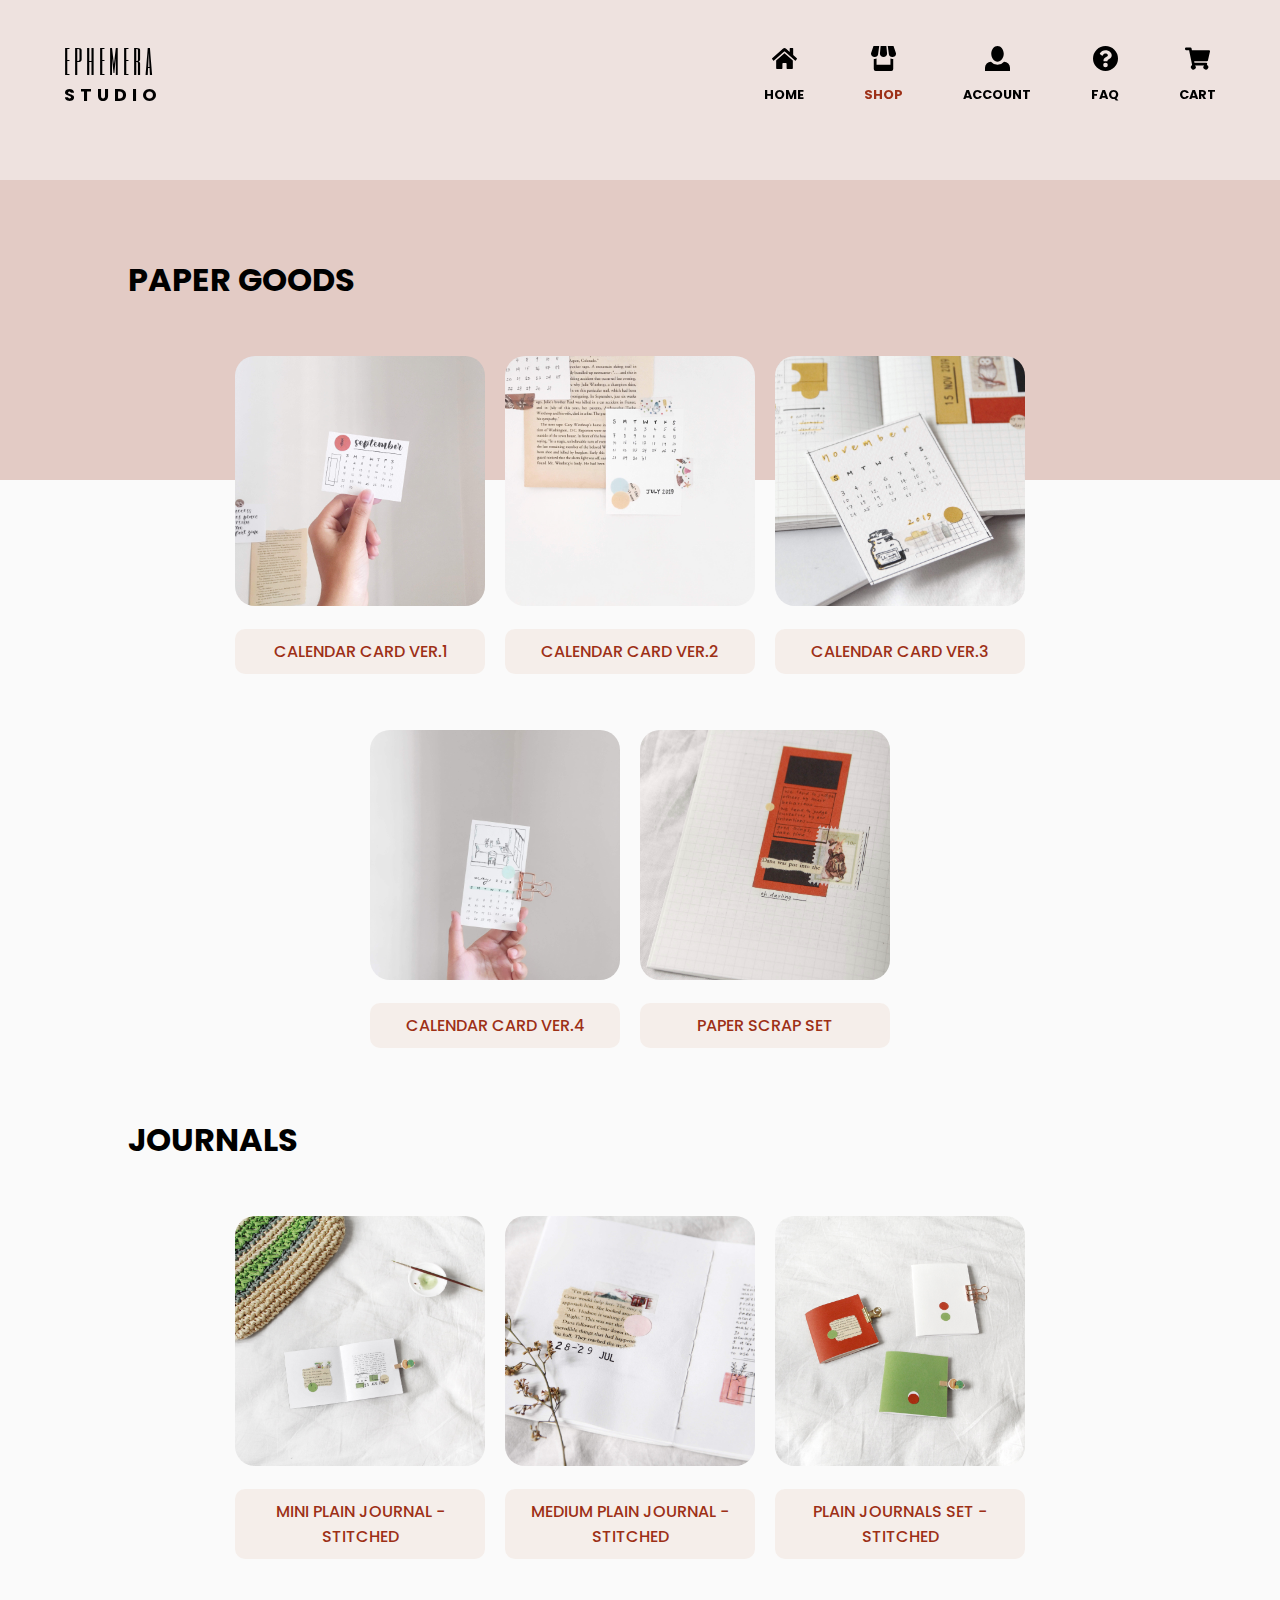
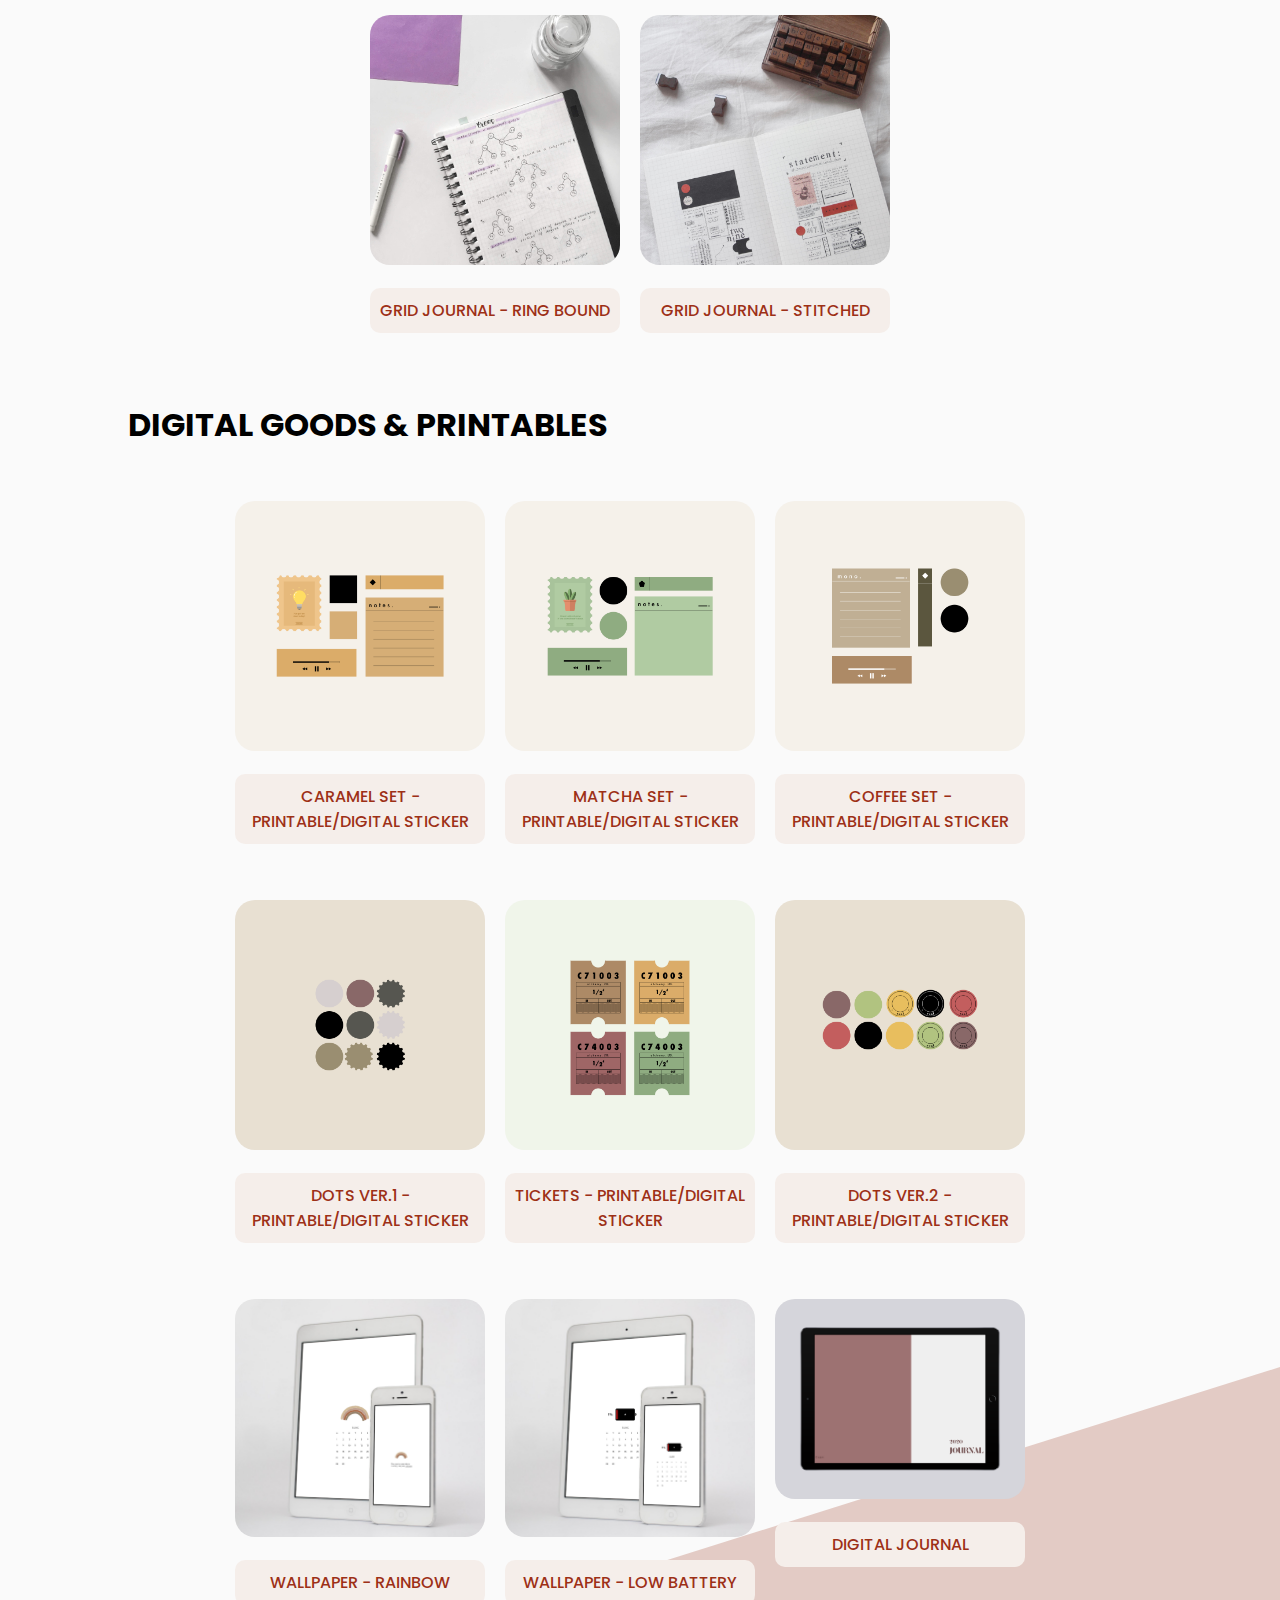
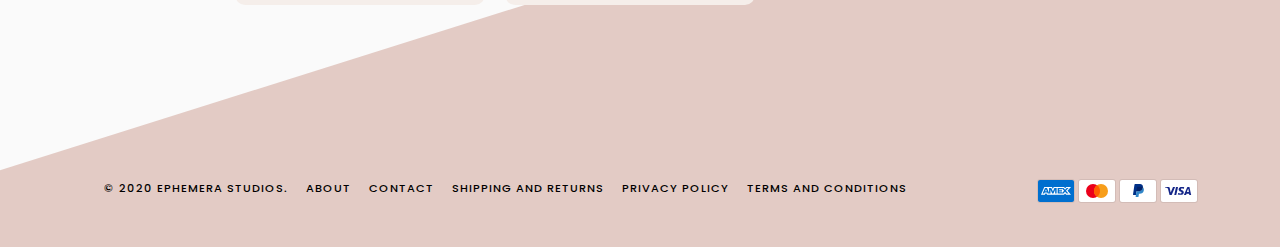
<file: shop.html>
<!DOCTYPE html>
<html lang = "en" dir= "ltr">
  <head>
    <meta charset = "utf-8">
    <meta name = "viewport" content = "width=device-width, initial-scale=1.0, shrink-to-fit=no">
    <link rel = "stylesheet" href = "css/styles_sh.css">
    <link rel="icon" href="images/plant.ico">
    <link href="https://fonts.googleapis.com/css2?family=Six+Caps&display=swap" rel="stylesheet">
    <link rel="stylesheet" type="text/css" href="http://cdn.dcodes.net/2/payment_icons/dc_payment_icons.css">
    <link href="https://fonts.googleapis.com/css2?family=Poppins:ital,wght@0,100;0,200;0,300;0,400;0,500;0,600;0,700;0,800;0,900;1,100;1,200;1,300;1,400;1,500;1,600;1,700;1,800;1,900&display=swap" rel="stylesheet">
    <title>Ephemera Studios.</title>
  </head>
  <body>
    <div class = "wrapper">
      <div class = "navbar_cover" id = "navbar_cover">
        <div class = "navbar">
          <div id = "mySidenav" class = "sidenav">
            <img class = "nav_back" src = "images/nav-back.svg">
            <a href = "javascript:void(0)" class = "close" onclick = "closeNav()"><img src = "images/close.svg"></a>
            <a href = "index.html" class = "tab">Home</a>
            <a href = "index.php" class = "tab active">Shop</a>
            <a href = "account.php" class = "tab">Account</a>
            <a href = "faq.html" class = "tab">FAQ</a>
            <a href = "cart.php" class = "tab">Cart</a>
          </div>
          <div class = "logo">
            <div class = "ephemera">
      				<span><a href = "index.html">ephemera</a></span>
      			</div>
      			<div class = "studios">
      				<span><a href = "index.html">STUDIO</a></span>
      			</div>
      		</div>
          <div class = "flex_icons" id = "flexIcons">
            <!--
            <div class = "icon search">
              <a href = ""><img src = "images/search.svg"></a>
              <div>
                <span>search</span>
              </div>
            </div>
            -->
            <div class = "icon home">
              <a href = "index.html"><img src = "images/home.svg"></a>
              <div>
                <span>home</span>
              </div>
            </div>
            <div class = "icon shop current">
              <a href = "index.php"><img src = "images/shop.svg"></a>
              <div>
                <span>shop</span>
              </div>
            </div>
            <div class = "icon person">
              <a href = "account.php"><img src = "images/person.svg"></a>
              <div>
                <span>account</span>
              </div>
            </div>
            <div class = "icon faq">
              <a href = "faq.html"><img src = "images/faq.svg"></a>
              <div>
                <span>faq</span>
              </div>
            </div>
            <div class = "icon cart">
              <a href = "cart.php"><img src = "images/cart.svg"></a>
              <div>
                <span>cart</span>
              </div>
            </div>
            <div class = "icon menu option">
              <span onclick = "openNav()"><img src = "images/menu.svg"></span>
              <div>
                <span>menu</span>
              </div>
            </div>
          </div>
        </div>
      </div>
      <img class = "back_top" src = "images/back-top-1.svg">
      <div class = "body_content">
        <div class = "shop_content">
          <p class = "heading" id = "paper_goods">PAPER GOODS</p>
          <div class = "category_1">
            <div class = "prod_1">
              <img src = "images/ccv1.png">
              <p class = "subheading" onclick = "document.getElementById('quick_view_1').style.display = 'block'">CALENDAR CARD VER.1</p>
            </div>
            <div class = "quick_view_1 " id = "quick_view_1">
              <div class = "quick animate">
                <div class = "box">
                  <div class = "image">
                    <img src = "images/ccv1.png">
                    <a href = "" class = "subheading">CALENDAR CARD VER.1</a>
                  </div>
                </div>
                <div class = "product">
                  <span onclick = "document.getElementById('quick_view_1').style.display='none'" class = "close" title = "Close Pop-Up">CLOSE</span>
                  <br><br>
                  <div class = "product_description">
                    <p>High quality handmade Calendar card made on a 300gsm coldpressed white carstock.</p>
                    <p>Choose your month, year and we will create one using the design sample in the image.</p>
                    <p>The month heading is handwritten calligraphy, decorated with a circle sticker of random pastel color.</p>
                  </div>
                  <div class = "add_cart">
                    
                    <a class = "add_to_cart" href = "index.php">VIEW PRODUCT</a>
                  </div>
                </div>
              </div>
            </div>
            <div class = "prod_2">
              <img src = "images/ccv2.png">
              <p class = "subheading" onclick = "document.getElementById('quick_view_2').style.display = 'block'">CALENDAR CARD VER.2</p>
            </div>
            <div class = "quick_view_2 " id = "quick_view_2">
              <div class = "quick animate">
                <div class = "box">
                  <div class = "image">
                    <img src = "images/ccv2.png">
                    <a href = "" class = "subheading">CALENDAR CARD VER.2</a>
                  </div>
                </div>
                <div class = "product">
                  <span onclick = "document.getElementById('quick_view_2').style.display='none'" class = "close" title = "Close Pop-Up">CLOSE</span>
                  <br><br>
                  <div class = "product_description">
                    <p>High quality handmade Calendar card made on a 300gsm coldpressed white carstock.</p>
                    <p>Choose your month, year and we will create one using the design sample in the image.</p>
                    <p>The month heading is handwritten, decorated with a two circle sticker of random pastel color and one old style paper scrap.</p>
                    <p>Package is wrapped carefully with love.</p>
                  </div>
                  <div class = "add_cart">
                    
                    <a class = "add_to_cart" href = "index.php">VIEW PRODUCT</a>
                  </div>
                </div>
              </div>
            </div>
            <div class = "prod_3">
              <img src = "images/ccv3.png">
              <p class = "subheading" onclick = "document.getElementById('quick_view_3').style.display = 'block'">CALENDAR CARD VER.3</p>
            </div>
            <div class = "quick_view_3 " id = "quick_view_3">
              <div class = "quick animate">
                <div class = "box">
                  <div class = "image">
                    <img src = "images/ccv3.png">
                    <a href = "" class = "subheading">CALENDAR CARD VER.3</a>
                  </div>
                </div>
                <div class = "product">
                  <span onclick = "document.getElementById('quick_view_3').style.display='none'" class = "close" title = "Close Pop-Up">CLOSE</span>
                  <br><br>
                  <div class = "product_description">
                    <p>High quality handmade Calendar card made on a 300gsm coldpressed white carstock.</p>
                    <p>Choose your month, year and we will create one using the design sample in the image.</p>
                    <p>The month heading is handwritten, decorated with a circle sticker of random pastel color, a grid washi tape and a sentiment stamp.</p>
                    <p>Package is wrapped carefully with love.</p>
                  </div>
                  <div class = "add_cart">
                    
                    <a class = "add_to_cart" href = "index.php">VIEW PRODUCT</a>
                  </div>
                </div>
              </div>
            </div>
            <div class = "prod_4">
              <img src = "images/ccv4.png">
              <p class = "subheading" onclick = "document.getElementById('quick_view_4').style.display = 'block'">CALENDAR CARD VER.4</p>
            </div>
            <div class = "quick_view_4 " id = "quick_view_4">
              <div class = "quick animate">
                <div class = "box">
                  <div class = "image">
                    <img src = "images/ccv4.png">
                    <a href = "" class = "subheading">CALENDAR CARD VER.4</a>
                  </div>
                </div>
                <div class = "product">
                  <span onclick = "document.getElementById('quick_view_4').style.display='none'" class = "close" title = "Close Pop-Up">CLOSE</span>
                  <br><br>
                  <div class = "product_description">
                    <p>High quality handmade Calendar card made on a 300gsm coldpressed white carstock.</p>
                    <p>Choose your month, year and we will create one using the design sample in the image.</p>
                    <p>The month heading is handwritten calligraphy, decorated with a circle sticker of random pastel color and a hand-drawing.</p>
                    <p>Package is wrapped carefully with love.</p>
                  </div>
                  <div class = "add_cart">
                    
                    <a class = "add_to_cart" href = "index.php">VIEW PRODUCTT</a>
                  </div>
                </div>
              </div>
            </div>
            <div class = "prod_5">
              <img src = "images/pss.png">
              <p class = "subheading" onclick = "document.getElementById('quick_view_5').style.display = 'block'">PAPER SCRAP SET</p>
            </div>
            <div class = "quick_view_5 " id = "quick_view_5">
              <div class = "quick animate">
                <div class = "box">
                  <div class = "image">
                    <img src = "images/pss.png">
                    <a href = "" class = "subheading">PAPER SCRAP SET</a>
                  </div>
                </div>
                <div class = "product">
                  <span onclick = "document.getElementById('quick_view_5').style.display='none'" class = "close" title = "Close Pop-Up">CLOSE</span>
                  <br><br>
                  <div class = "product_description">
                    <p>You will receive 1 red 7cm X 15cm and 2 black 4cm X 3cm 150gsm paper scraps, a stamp and a random antique paper sentiment</p>
                    <p>Package is wrapped carefully with love.</p>
                  </div>
                  <div class = "add_cart">
                    
                    <a class = "add_to_cart" href = "index.php">VIEW PRODUCT</a>
                  </div>
                </div>
              </div>
            </div>
          </div>
          <p class = "heading" id = "journals">JOURNALS</p>
          <div class = "category_2">
            <div class = "prod_1">
              <img src = "images/journal-1.png">
              <p class = "subheading" onclick = "document.getElementById('quick_view_6').style.display = 'block'">MINI PLAIN JOURNAL - STITCHED</p>
            </div>
            <div class = "quick_view_6 " id = "quick_view_6">
              <div class = "quick animate">
                <div class = "box">
                  <div class = "image">
                    <img src = "images/journal-1.png">
                    <a href = "" class = "subheading">MINI PLAIN JOURNAL - STITCHED</a>
                  </div>
                </div>
                <div class = "product">
                  <span onclick = "document.getElementById('quick_view_6').style.display='none'" class = "close" title = "Close Pop-Up">CLOSE</span>
                  <br><br>
                  <div class = "product_description">
                    <p>High quality hand-stiched journal with 20 plain 90 gsm paper leaves.</p>
                    <p>The cover of the Journal is either pastel green or maroon 100gsm paper.</p>
                    <p>Size of the Journal is 10cm X 10cm</p>
                    <p>package is wrapped carefully with love.</p>
                  </div>
                  <div class = "add_cart">
                    
                    <a class = "add_to_cart" href = "index.php">VIEW PRODUCT</a>
                  </div>
                </div>
              </div>
            </div>
            <div class = "prod_2">
              <img src = "images/journal-3.png">
              <p class = "subheading" onclick = "document.getElementById('quick_view_7').style.display = 'block'">MEDIUM PLAIN JOURNAL - STITCHED</p>
            </div>
            <div class = "quick_view_7 " id = "quick_view_7">
              <div class = "quick animate">
                <div class = "box">
                  <div class = "image">
                    <img src = "images/journal-3.png">
                    <a href = "" class = "subheading">MEDIUM PLAIN JOURNAL - STITCHED</a>
                  </div>
                </div>
                <div class = "product">
                  <span onclick = "document.getElementById('quick_view_7').style.display='none'" class = "close" title = "Close Pop-Up">CLOSE</span>
                  <br><br>
                  <div class = "product_description">
                    <p>High quality hand-stiched journal with 20 plain 90 gsm paper leaves.</p>
                    <p>The cover of the Journal is 300gm white coldpressed paper.</p>
                    <p>Size of the Journal is 10cm X 15cm</p>
                    <p>package is wrapped carefully with love.</p>
                  </div>
                  <div class = "add_cart">
                    
                    <a class = "add_to_cart" href = "index.php">VIEW PRODUCT</a>
                  </div>
                </div>
              </div>
            </div>
            <div class = "prod_3">
              <img src = "images/journal-2.png">
              <p class = "subheading" onclick = "document.getElementById('quick_view_8').style.display = 'block'">PLAIN JOURNALS SET - STITCHED</p>
            </div>
            <div class = "quick_view_8 " id = "quick_view_8">
              <div class = "quick animate">
                <div class = "box">
                  <div class = "image">
                    <img src = "images/journal-2.png">
                    <a href = "" class = "subheading">PLAIN JOURNALS SET - STITCHED</a>
                  </div>
                </div>
                <div class = "product">
                  <span onclick = "document.getElementById('quick_view_8').style.display='none'" class = "close" title = "Close Pop-Up">CLOSE</span>
                  <br><br>
                  <div class = "product_description">
                    <p>High quality hand-stiched journal with 20 plain 90 gsm paper leaves.</p>
                    <p>The cover of the Journal is 100gsm either pastel green or maroon paper.</p>
                    <p>Set of 3 Journals - One 10cm X 15cm and Two 10cm X 10cm as shown in the image.</p>
                    <p>package is wrapped carefully with love.</p>
                  </div>
                  <div class = "add_cart">
                    
                    <a class = "add_to_cart" href = "index.php">VIEW PRODUCT</a>
                  </div>
                </div>
              </div>
            </div>
            <div class = "prod_4">
              <img src = "images/journal-4.png">
              <p class = "subheading" onclick = "document.getElementById('quick_view_9').style.display = 'block'">GRID JOURNAL - RING BOUND</p>
            </div>
            <div class = "quick_view_9 " id = "quick_view_9">
              <div class = "quick animate">
                <div class = "box">
                  <div class = "image">
                    <img src = "images/journal-4.png">
                    <a href = "" class = "subheading">GRID JOURNAL - RING BOUND</a>
                  </div>
                </div>
                <div class = "product">
                  <span onclick = "document.getElementById('quick_view_9').style.display='none'" class = "close" title = "Close Pop-Up">CLOSE</span>
                  <br><br>
                  <div class = "product_description">
                    <p>High quality ring-bound blue gridded journal with 200 80gsm leaves. The size of the Journal is B5</p>
                    <p>The cover of the Journal is plastic black in color.</p>
                    <p>Ideal for Notetaking and Journaling.</p>
                    <p>package is wrapped carefully with love.</p>
                  </div>
                  <div class = "add_cart">
                    
                  </div>
                </div>
              </div>
            </div>
            <div class = "prod_5">
              <img src = "images/journal-5.png">
              <p class = "subheading" onclick = "document.getElementById('quick_view_10').style.display = 'block'">GRID JOURNAL - STITCHED</p>
            </div>
            <div class = "quick_view_10 " id = "quick_view_10">
              <div class = "quick animate">
                <div class = "box">
                  <div class = "image">
                    <img src = "images/journal-5.png">
                    <a href = "" class = "subheading">GRID JOURNAL - STITCHED</a>
                  </div>
                </div>
                <div class = "product">
                  <span onclick = "document.getElementById('quick_view_10').style.display='none'" class = "close" title = "Close Pop-Up">CLOSE</span>
                  <br><br>
                  <div class = "product_description">
                    <p>High quality hand-stiched journal with 150 gridded 70 gsm paper leaves. Size of the Journal is B5</p>
                    <p>The cover of the Journal is 300gsm brown carstock.</p>
                    <p>package is wrapped carefully with love.</p>
                  </div>
                  <div class = "add_cart">
                    
                    <a class = "add_to_cart" href = "index.php">VIEW PRODUCT</a>
                  </div>
                </div>
              </div>
            </div>
          </div>
          <p class = "heading" id = "digital_goods_and_printables">DIGITAL GOODS & PRINTABLES</p>
          <div class = "category_3">
            <div class = "prod_1">
              <img src = "images/digital-7.png">
              <p class = "subheading" onclick = "document.getElementById('quick_view_11').style.display = 'block'">CARAMEL SET - PRINTABLE/DIGITAL STICKER</p>
            </div>
            <div class = "quick_view_11 " id = "quick_view_11">
              <div class = "quick animate">
                <div class = "box">
                  <div class = "image">
                    <img src = "images/digital-7.png">
                    <a href = "" class = "subheading">CARAMEL SET - PRINTABLE/DIGITAL STICKER</a>
                  </div>
                </div>
                <div class = "product">
                  <span onclick = "document.getElementById('quick_view_11').style.display='none'" class = "close" title = "Close Pop-Up">CLOSE</span>
                  <br><br>
                  <div class = "product_description">
                    <p>High quality png/vector digital file exactly as shown in the image.</p>
                    <p>You can print the file or use it digitally in apps like Goodnotes</p>
                    <p>Zip file download will start immediately after your purchase.</p>
                  </div>
                  <div class = "add_cart">
                    
                    <a class = "add_to_cart" href = "index.php">VIEW PRODUCT</a>
                  </div>
                </div>
              </div>
            </div>
            <div class = "prod_1">
              <img src = "images/digital-5.png">
              <p class = "subheading" onclick = "document.getElementById('quick_view_12').style.display = 'block'">MATCHA SET - PRINTABLE/DIGITAL STICKER</p>
            </div>
            <div class = "quick_view_12 " id = "quick_view_12">
              <div class = "quick animate">
                <div class = "box">
                  <div class = "image">
                    <img src = "images/digital-5.png">
                    <a href = "" class = "subheading">MATCHA SET - PRINTABLE/DIGITAL STICKER</a>
                  </div>
                </div>
                <div class = "product">
                  <span onclick = "document.getElementById('quick_view_12').style.display='none'" class = "close" title = "Close Pop-Up">CLOSE</span>
                  <br><br>
                  <div class = "product_description">
                    <p>High quality png/vector digital file exactly as shown in the image.</p>
                    <p>You can print the file or use it digitally in apps like Goodnotes</p>
                    <p>Zip file download will start immediately after your purchase.</p>
                  </div>
                  <div class = "add_cart">
                    
                    <a class = "add_to_cart" href = "index.php">VIEW PRODUCT</a>
                  </div>
                </div>
              </div>
            </div>
            <div class = "prod_1">
              <img src = "images/digital-6.png">
              <p class = "subheading" onclick = "document.getElementById('quick_view_13').style.display = 'block'">COFFEE SET - PRINTABLE/DIGITAL STICKER</p>
            </div>
            <div class = "quick_view_13 " id = "quick_view_13">
              <div class = "quick animate">
                <div class = "box">
                  <div class = "image">
                    <img src = "images/digital-6.png">
                    <a href = "" class = "subheading">COFFEE SET - PRINTABLE/DIGITAL STICKER</a>
                  </div>
                </div>
                <div class = "product">
                  <span onclick = "document.getElementById('quick_view_13').style.display='none'" class = "close" title = "Close Pop-Up">CLOSE</span>
                  <br><br>
                  <div class = "product_description">
                    <p>High quality png/vector digital file exactly as shown in the image.</p>
                    <p>You can print the file or use it digitally in apps like Goodnotes</p>
                    <p>Zip file download will start immediately after your purchase.</p>
                  </div>
                  <div class = "add_cart">
                    
                    <a class = "add_to_cart" href = "index.php">VIEW PRODUCT</a>
                  </div>
                </div>
              </div>
            </div>
            <div class = "prod_2">
              <img src = "images/digital-4.png">
              <p class = "subheading" onclick = "document.getElementById('quick_view_14').style.display = 'block'">DOTS VER.1 - PRINTABLE/DIGITAL STICKER</p>
            </div>
            <div class = "quick_view_14" id = "quick_view_14">
              <div class = "quick animate">
                <div class = "box">
                  <div class = "image">
                    <img src = "images/digital-4.png">
                    <a href = "" class = "subheading">DOTS VER.1 - PRINTABLE/DIGITAL STICKER</a>
                  </div>
                </div>
                <div class = "product">
                  <span onclick = "document.getElementById('quick_view_14').style.display='none'" class = "close" title = "Close Pop-Up">CLOSE</span>
                  <br><br>
                  <div class = "product_description">
                    <p>High quality png/vector and png digital file exactly as shown in the image.</p>
                    <p>You can print the file or use it digitally in apps like Goodnotes</p>
                    <p>Zip file download will start immediately after your purchase.</p>
                  </div>
                  <div class = "add_cart">
                    
                    <a class = "add_to_cart" href = "index.php">VIEW PRODUCT</a>
                  </div>
                </div>
              </div>
            </div>
            <div class = "prod_3">
              <img src = "images/digital-8.png">
              <p class = "subheading" onclick = "document.getElementById('quick_view_15').style.display = 'block'">TICKETS - PRINTABLE/DIGITAL STICKER</p>
            </div>
            <div class = "quick_view_15" id = "quick_view_15">
              <div class = "quick animate">
                <div class = "box">
                  <div class = "image">
                    <img src = "images/digital-8.png">
                    <a href = "" class = "subheading">TICKETS - PRINTABLE/DIGITAL STICKER</a>
                  </div>
                </div>
                <div class = "product">
                  <span onclick = "document.getElementById('quick_view_15').style.display='none'" class = "close" title = "Close Pop-Up">CLOSE</span>
                  <br><br>
                  <div class = "product_description">
                    <p>High quality png/vector digital file exactly as shown in the image.</p>
                    <p>You can print the file or use it digitally in apps like Goodnotes</p>
                    <p>Zip file download will start immediately after your purchase.</p>
                  </div>
                  <div class = "add_cart">
                    
                    <a class = "add_to_cart" href = "index.php">VIEW PRODUCT</a>
                  </div>
                </div>
              </div>
            </div>
            <div class = "prod_3">
              <img src = "images/digital-3.png">
              <p class = "subheading" onclick = "document.getElementById('quick_view_16').style.display = 'block'">DOTS VER.2 - PRINTABLE/DIGITAL STICKER</p>
            </div>
            <div class = "quick_view_16" id = "quick_view_16">
              <div class = "quick animate">
                <div class = "box">
                  <div class = "image">
                    <img src = "images/digital-3.png">
                    <a href = "" class = "subheading">DOTS VER.2 - PRINTABLE/DIGITAL STICKER</a>
                  </div>
                </div>
                <div class = "product">
                  <span onclick = "document.getElementById('quick_view_16').style.display='none'" class = "close" title = "Close Pop-Up">CLOSE</span>
                  <br><br>
                  <div class = "product_description">
                    <p>High quality png/vector digital file exactly as shown in the image.</p>
                    <p>You can print the file or use it digitally in apps like Goodnotes</p>
                    <p>Zip file download will start immediately after your purchase.</p>
                  </div>
                  <div class = "add_cart">
                    
                    <a class = "add_to_cart" href = "index.php">VIEW PRODUCT</a>
                  </div>
                </div>
              </div>
            </div>
            <div class = "prod_4">
              <img src = "images/digital-1.png">
              <p class = "subheading" onclick = "document.getElementById('quick_view_17').style.display = 'block'">WALLPAPER - RAINBOW</p>
            </div>
            <div class = "quick_view_17" id = "quick_view_17">
              <div class = "quick animate">
                <div class = "box">
                  <div class = "image">
                    <img src = "images/digital-1.png">
                    <a href = "" class = "subheading">WALLPAPER - RAINBOW</a>
                  </div>
                </div>
                <div class = "product">
                  <span onclick = "document.getElementById('quick_view_17').style.display='none'" class = "close" title = "Close Pop-Up">CLOSE</span>
                  <br><br>
                  <div class = "product_description">
                    <p>High quality jpeg and png digital wallpaper exactly as shown in the image.</p>
                    <p>Wallpaper for both mobile and laptop/tablet</p>
                    <p>Zip file download will start immediately after your purchase.</p>
                  </div>
                  <div class = "add_cart">
                    
                    <a class = "add_to_cart" href = "index.php">VIEW PRODUCT</a>
                  </div>
                </div>
              </div>
            </div>
            <div class = "prod_5">
              <img src = "images/digital-2.png">
              <p class = "subheading" onclick = "document.getElementById('quick_view_18').style.display = 'block'">WALLPAPER - LOW BATTERY</p>
            </div>
            <div class = "quick_view_18" id = "quick_view_18">
              <div class = "quick animate">
                <div class = "box">
                  <div class = "image">
                    <img src = "images/digital-2.png">
                    <a href = "" class = "subheading">WALLPAPER - LOW BATTERY</a>
                  </div>
                </div>
                <div class = "product">
                  <span onclick = "document.getElementById('quick_view_18').style.display='none'" class = "close" title = "Close Pop-Up">CLOSE</span>
                  <br><br>
                  <div class = "product_description">
                    <p>High quality jpeg and png digital wallpaper exactly as shown in the image.</p>
                    <p>Wallpaper for both mobile and laptop/tablet</p>
                    <p>Zip file download will start immediately after your purchase.</p>
                  </div>
                  <div class = "add_cart">
                    
                    <a class = "add_to_cart" href = "index.php">VIEW PRODUCT</a>
                  </div>
                </div>
              </div>
            </div>
            <div class = "prod_5">
              <img src = "images/digital-9.png">
              <p class = "subheading" onclick = "document.getElementById('quick_view_19').style.display = 'block'">DIGITAL JOURNAL</p>
            </div>
            <div class = "quick_view_19" id = "quick_view_19">
              <div class = "quick animate">
                <div class = "box">
                  <div class = "image">
                    <img src = "images/digital-9.png">
                    <a href = "" class = "subheading">DIGITAL JOURNAL</a>
                  </div>
                </div>
                <div class = "product">
                  <span onclick = "document.getElementById('quick_view_19').style.display='none'" class = "close" title = "Close Pop-Up">CLOSE</span>
                  <br><br>
                  <div class = "product_description">
                    <p>High quality digital journal in pdf format.</p>
                    <p>Contents include montly calendat log and weekly log. Each month has different muted colors.</p>
                    <p>Zip file download will start immediately after your purchase.</p>
                  </div>
                  <div class = "add_cart">
                    
                    <h2>OUT OF STOCK!!</h2>
                  </div>
                </div>
              </div>
            </div>
          </div>
        </div>

      </div>
      <div class = "footer">
        <div class = "footer-links">
          <ul>
            <li><a class = "foot" href = "index.html">&copy; 2020 EPHEMERA STUDIOS.</a></li>
            <li><a class = "foot" href = "about.html">ABOUT</a></li>
            <li><a class = "foot" href = "contact.html">CONTACT</a></li>
            <li><a class = "foot" href = "shipping.html">SHIPPING AND RETURNS</a></li>
            <li><a class = "foot" href = "policy.html">PRIVACY POLICY</a></li>
            <li><a class = "foot" href = "terms.html">TERMS AND CONDITIONS</a></li>
          </ul>
        </div>
        <div class = "footer-payment">
          <svg class="payment-icon" xmlns="http://www.w3.org/2000/svg" role="img" viewBox="0 0 38 24" width="38" height="24" aria-labelledby="pi-american_express"><title id="pi-american_express">American Express</title><g fill="none"><path fill="#000" d="M35,0 L3,0 C1.3,0 0,1.3 0,3 L0,21 C0,22.7 1.4,24 3,24 L35,24 C36.7,24 38,22.7 38,21 L38,3 C38,1.3 36.6,0 35,0 Z" opacity=".07"></path><path fill="#006FCF" d="M35,1 C36.1,1 37,1.9 37,3 L37,21 C37,22.1 36.1,23 35,23 L3,23 C1.9,23 1,22.1 1,21 L1,3 C1,1.9 1.9,1 3,1 L35,1"></path><path fill="#FFF" d="M8.971,10.268 L9.745,12.144 L8.203,12.144 L8.971,10.268 Z M25.046,10.346 L22.069,10.346 L22.069,11.173 L24.998,11.173 L24.998,12.412 L22.075,12.412 L22.075,13.334 L25.052,13.334 L25.052,14.073 L27.129,11.828 L25.052,9.488 L25.046,10.346 L25.046,10.346 Z M10.983,8.006 L14.978,8.006 L15.865,9.941 L16.687,8 L27.057,8 L28.135,9.19 L29.25,8 L34.013,8 L30.494,11.852 L33.977,15.68 L29.143,15.68 L28.065,14.49 L26.94,15.68 L10.03,15.68 L9.536,14.49 L8.406,14.49 L7.911,15.68 L4,15.68 L7.286,8 L10.716,8 L10.983,8.006 Z M19.646,9.084 L17.407,9.084 L15.907,12.62 L14.282,9.084 L12.06,9.084 L12.06,13.894 L10,9.084 L8.007,9.084 L5.625,14.596 L7.18,14.596 L7.674,13.406 L10.27,13.406 L10.764,14.596 L13.484,14.596 L13.484,10.661 L15.235,14.602 L16.425,14.602 L18.165,10.673 L18.165,14.603 L19.623,14.603 L19.647,9.083 L19.646,9.084 Z M28.986,11.852 L31.517,9.084 L29.695,9.084 L28.094,10.81 L26.546,9.084 L20.652,9.084 L20.652,14.602 L26.462,14.602 L28.076,12.864 L29.624,14.602 L31.499,14.602 L28.987,11.852 L28.986,11.852 Z"></path></g></svg>
          <title id="pi-american_express">American Express</title>
          <svg class="payment-icon" viewBox="0 0 38 24" xmlns="http://www.w3.org/2000/svg" role="img" width="38" height="24" aria-labelledby="pi-master"><title id="pi-master">Mastercard</title><path opacity=".07" d="M35 0H3C1.3 0 0 1.3 0 3v18c0 1.7 1.4 3 3 3h32c1.7 0 3-1.3 3-3V3c0-1.7-1.4-3-3-3z"></path><path fill="#fff" d="M35 1c1.1 0 2 .9 2 2v18c0 1.1-.9 2-2 2H3c-1.1 0-2-.9-2-2V3c0-1.1.9-2 2-2h32"></path><circle fill="#EB001B" cx="15" cy="12" r="7"></circle><circle fill="#F79E1B" cx="23" cy="12" r="7"></circle><path fill="#FF5F00" d="M22 12c0-2.4-1.2-4.5-3-5.7-1.8 1.3-3 3.4-3 5.7s1.2 4.5 3 5.7c1.8-1.2 3-3.3 3-5.7z"></path></svg>
          <svg class="payment-icon" viewBox="0 0 38 24" xmlns="http://www.w3.org/2000/svg" width="38" height="24" role="img" aria-labelledby="pi-paypal"><title id="pi-paypal">PayPal</title><path opacity=".07" d="M35 0H3C1.3 0 0 1.3 0 3v18c0 1.7 1.4 3 3 3h32c1.7 0 3-1.3 3-3V3c0-1.7-1.4-3-3-3z"></path><path fill="#fff" d="M35 1c1.1 0 2 .9 2 2v18c0 1.1-.9 2-2 2H3c-1.1 0-2-.9-2-2V3c0-1.1.9-2 2-2h32"></path><path fill="#003087" d="M23.9 8.3c.2-1 0-1.7-.6-2.3-.6-.7-1.7-1-3.1-1h-4.1c-.3 0-.5.2-.6.5L14 15.6c0 .2.1.4.3.4H17l.4-3.4 1.8-2.2 4.7-2.1z"></path><path fill="#3086C8" d="M23.9 8.3l-.2.2c-.5 2.8-2.2 3.8-4.6 3.8H18c-.3 0-.5.2-.6.5l-.6 3.9-.2 1c0 .2.1.4.3.4H19c.3 0 .5-.2.5-.4v-.1l.4-2.4v-.1c0-.2.3-.4.5-.4h.3c2.1 0 3.7-.8 4.1-3.2.2-1 .1-1.8-.4-2.4-.1-.5-.3-.7-.5-.8z"></path><path fill="#012169" d="M23.3 8.1c-.1-.1-.2-.1-.3-.1-.1 0-.2 0-.3-.1-.3-.1-.7-.1-1.1-.1h-3c-.1 0-.2 0-.2.1-.2.1-.3.2-.3.4l-.7 4.4v.1c0-.3.3-.5.6-.5h1.3c2.5 0 4.1-1 4.6-3.8v-.2c-.1-.1-.3-.2-.5-.2h-.1z"></path></svg>
          <svg class="payment-icon" viewBox="0 0 38 24" xmlns="http://www.w3.org/2000/svg" role="img" width="38" height="24" aria-labelledby="pi-visa"><title id="pi-visa">Visa</title><path opacity=".07" d="M35 0H3C1.3 0 0 1.3 0 3v18c0 1.7 1.4 3 3 3h32c1.7 0 3-1.3 3-3V3c0-1.7-1.4-3-3-3z"></path><path fill="#fff" d="M35 1c1.1 0 2 .9 2 2v18c0 1.1-.9 2-2 2H3c-1.1 0-2-.9-2-2V3c0-1.1.9-2 2-2h32"></path><path d="M28.3 10.1H28c-.4 1-.7 1.5-1 3h1.9c-.3-1.5-.3-2.2-.6-3zm2.9 5.9h-1.7c-.1 0-.1 0-.2-.1l-.2-.9-.1-.2h-2.4c-.1 0-.2 0-.2.2l-.3.9c0 .1-.1.1-.1.1h-2.1l.2-.5L27 8.7c0-.5.3-.7.8-.7h1.5c.1 0 .2 0 .2.2l1.4 6.5c.1.4.2.7.2 1.1.1.1.1.1.1.2zm-13.4-.3l.4-1.8c.1 0 .2.1.2.1.7.3 1.4.5 2.1.4.2 0 .5-.1.7-.2.5-.2.5-.7.1-1.1-.2-.2-.5-.3-.8-.5-.4-.2-.8-.4-1.1-.7-1.2-1-.8-2.4-.1-3.1.6-.4.9-.8 1.7-.8 1.2 0 2.5 0 3.1.2h.1c-.1.6-.2 1.1-.4 1.7-.5-.2-1-.4-1.5-.4-.3 0-.6 0-.9.1-.2 0-.3.1-.4.2-.2.2-.2.5 0 .7l.5.4c.4.2.8.4 1.1.6.5.3 1 .8 1.1 1.4.2.9-.1 1.7-.9 2.3-.5.4-.7.6-1.4.6-1.4 0-2.5.1-3.4-.2-.1.2-.1.2-.2.1zm-3.5.3c.1-.7.1-.7.2-1 .5-2.2 1-4.5 1.4-6.7.1-.2.1-.3.3-.3H18c-.2 1.2-.4 2.1-.7 3.2-.3 1.5-.6 3-1 4.5 0 .2-.1.2-.3.2M5 8.2c0-.1.2-.2.3-.2h3.4c.5 0 .9.3 1 .8l.9 4.4c0 .1 0 .1.1.2 0-.1.1-.1.1-.1l2.1-5.1c-.1-.1 0-.2.1-.2h2.1c0 .1 0 .1-.1.2l-3.1 7.3c-.1.2-.1.3-.2.4-.1.1-.3 0-.5 0H9.7c-.1 0-.2 0-.2-.2L7.9 9.5c-.2-.2-.5-.5-.9-.6-.6-.3-1.7-.5-1.9-.5L5 8.2z" fill="#142688"></path></svg>
        </div>
      </div>
      <img class = "back_bottom" src = "images/back-bottom.svg">
    </div>
    <script>
      function openNav()
      {
        document.getElementById("mySidenav").style.width = "250px";
      }

      function closeNav()
      {
        document.getElementById("mySidenav").style.width = "0";
      }
    </script>
    <script type="text/javascript">
      var header = document.getElementById("mySidenav");
      var tabs = header.getElementsByClassName("tab");
      for(var i = 0; i < tabs.length; i++)
      {
        btns[i].addEventListener("click", function()
        {
          var current = document.getElementsByClassName("active");
          current[0].className = current[0].className.replace(" active", "");
          this.className += " active";
        });
      }
    </script>
    <script type="text/javascript">
      var header = document.getElementById("flexIcons");
      var tabs = header.getElementsByClassName("icon");
      for(var i = 0; i < tabs.length; i++)
      {
        btns[i].addEventListener("click", function()
        {
          var current = document.getElementsByClassName("current");
          current[0].className = current[0].className.replace(" current", "");
          this.className += " current";
        });
      }
    </script>
    <script type="text/javascript">
      var header = document.getElementById("footer-links");
      var tabs = header.getElementsByClassName("foot");
      for(var i = 0; i < tabs.length; i++)
      {
        btns[i].addEventListener("click", function()
        {
          var current = document.getElementsByClassName("now");
          current[0].className = current[0].className.replace(" now", "");
          this.className += " now";
        });
      }
    </script>
    <script>
      var prevScrollpos = window.pageYOffset;
      window.onscroll = function() {
      var currentScrollPos = window.pageYOffset;
        if (prevScrollpos > currentScrollPos) {
          document.getElementById("navbar_cover").style.top = "0";
        } else {
          document.getElementById("navbar_cover").style.top = "-150px";
        }
        prevScrollpos = currentScrollPos;
      }
    </script>
  </body>
</html>
</file>
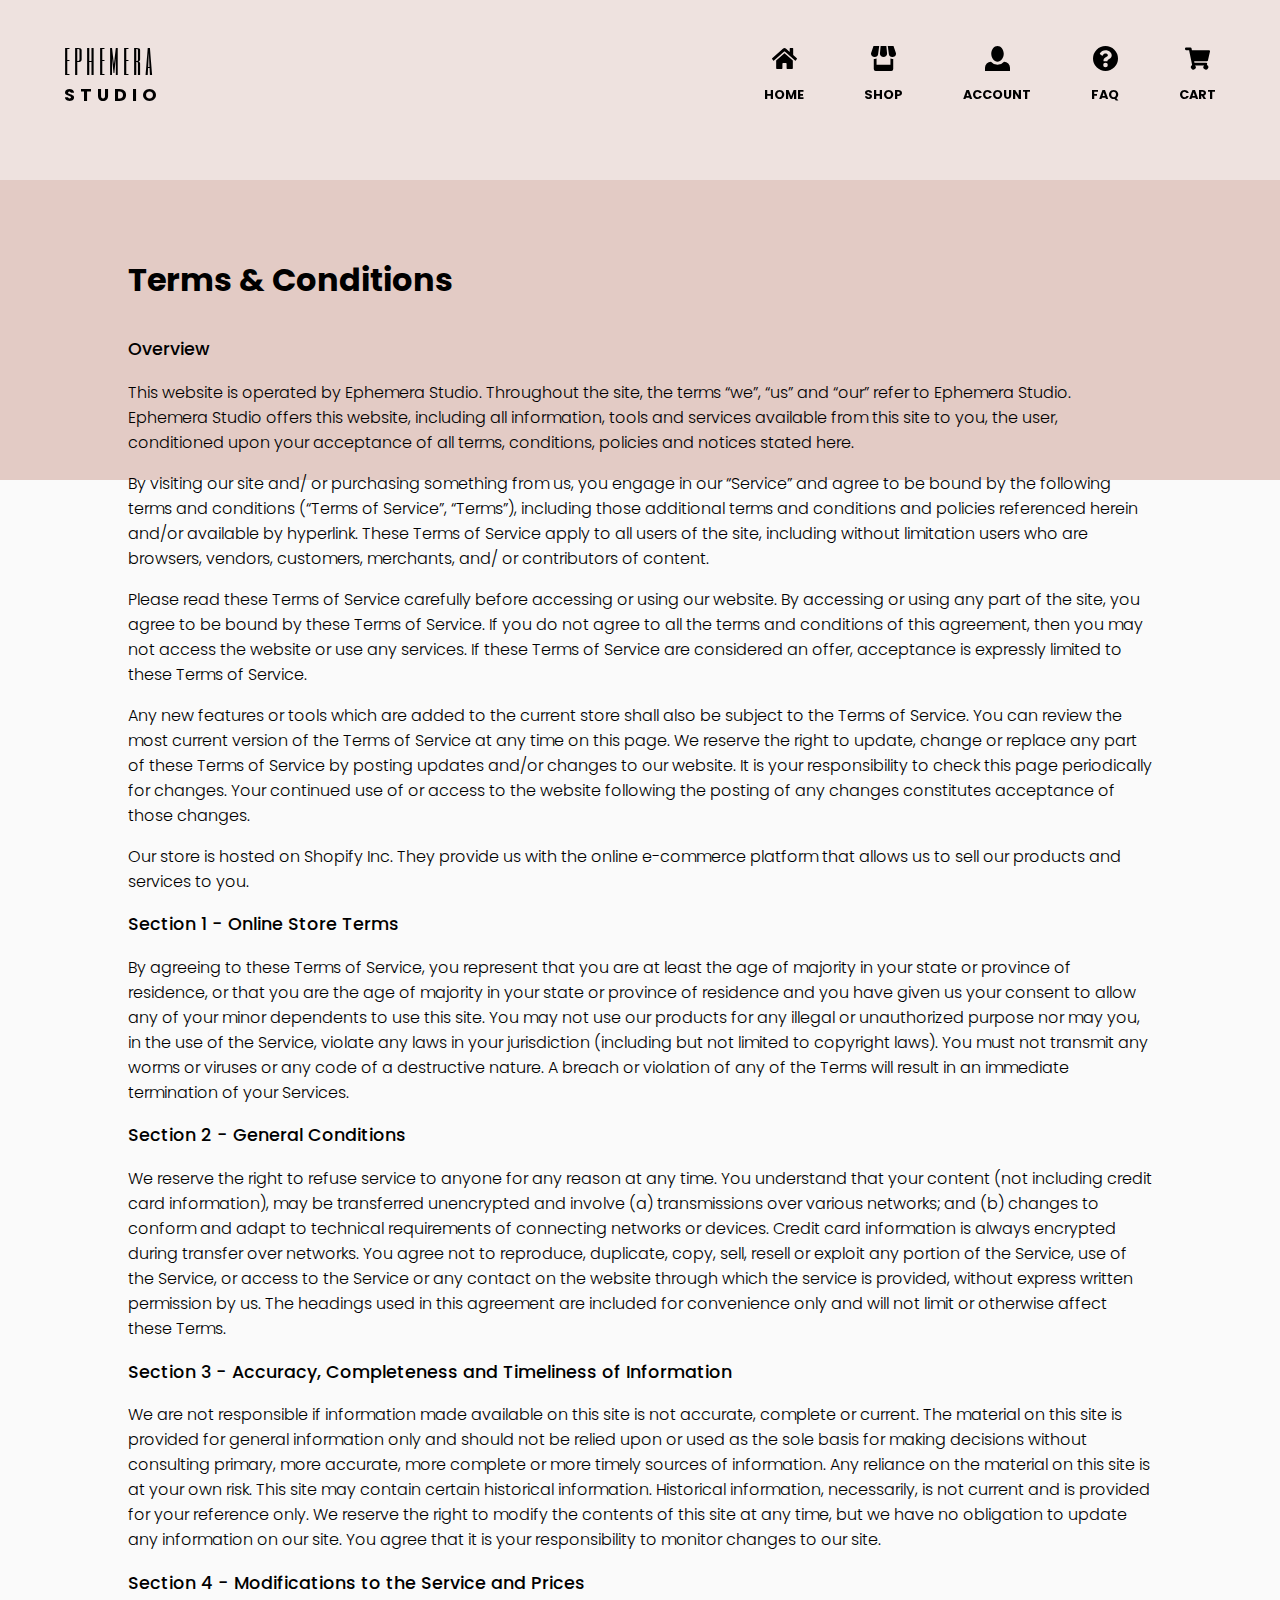
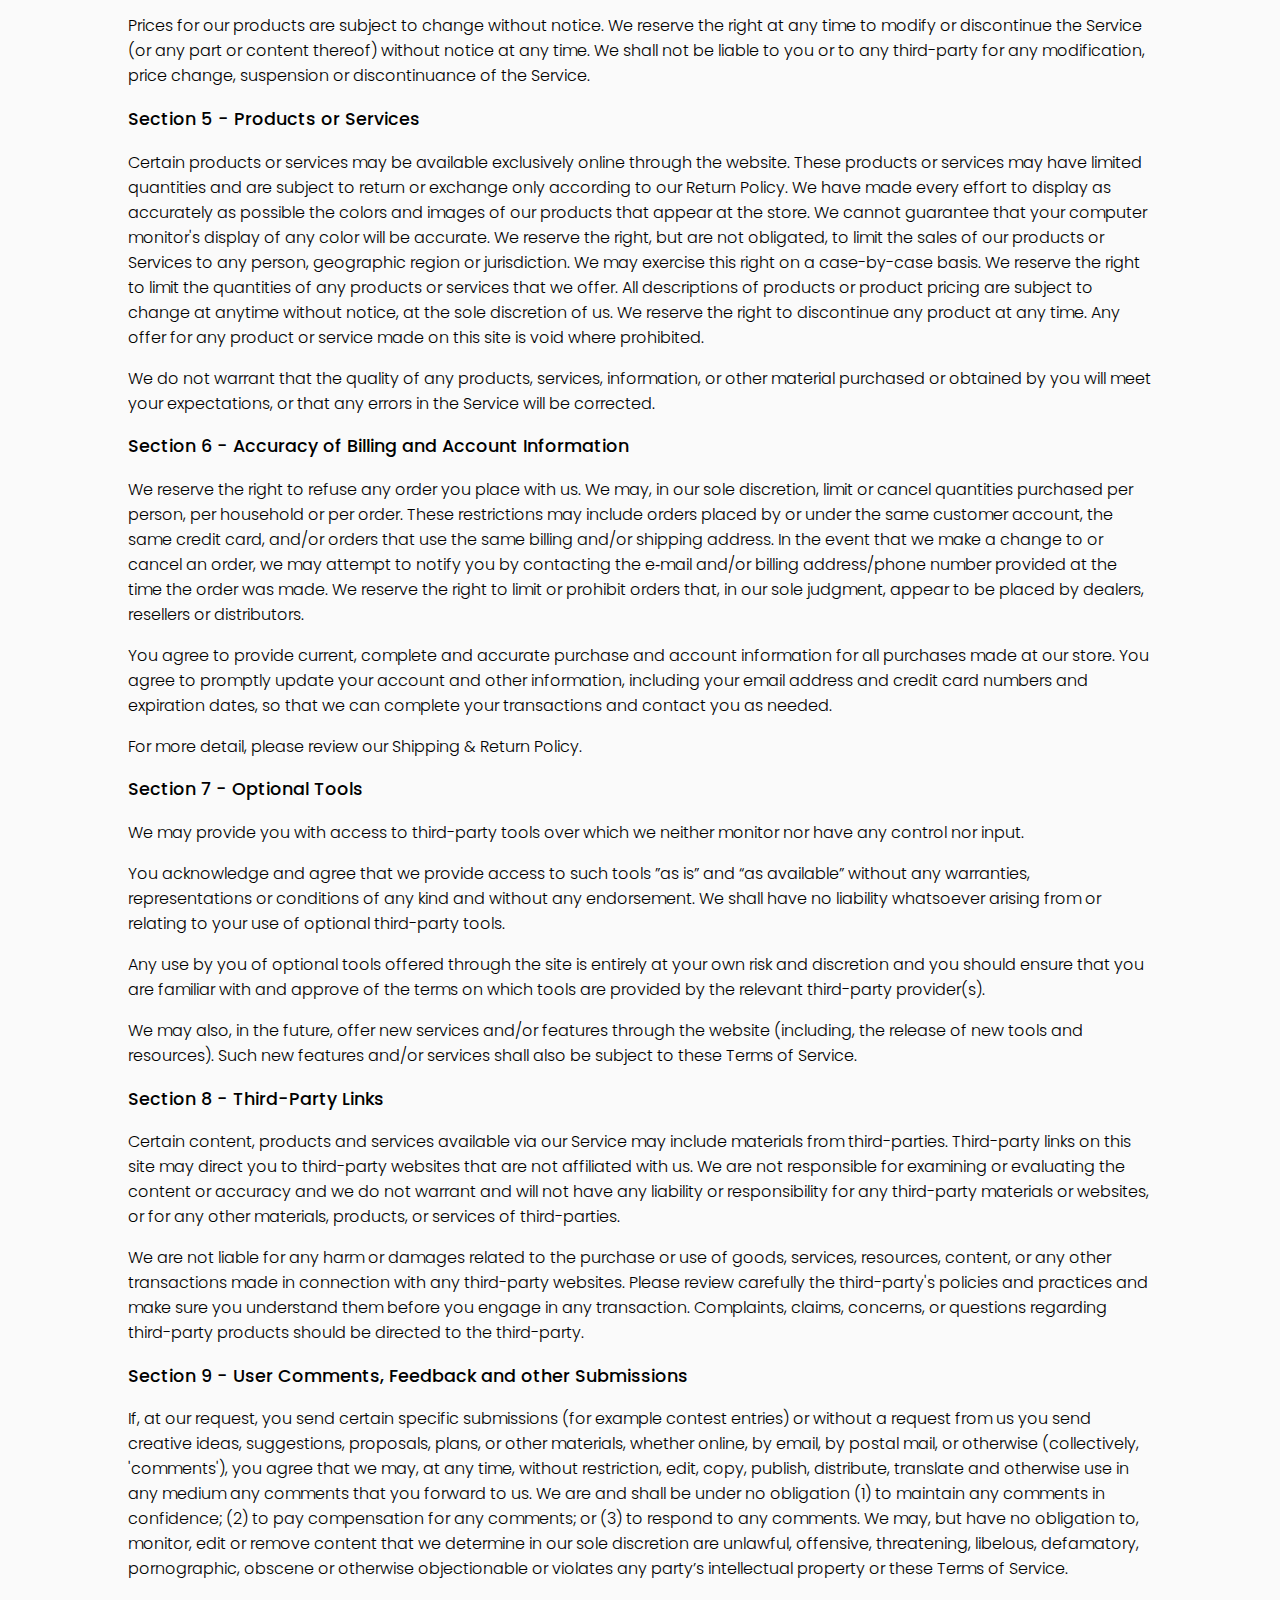
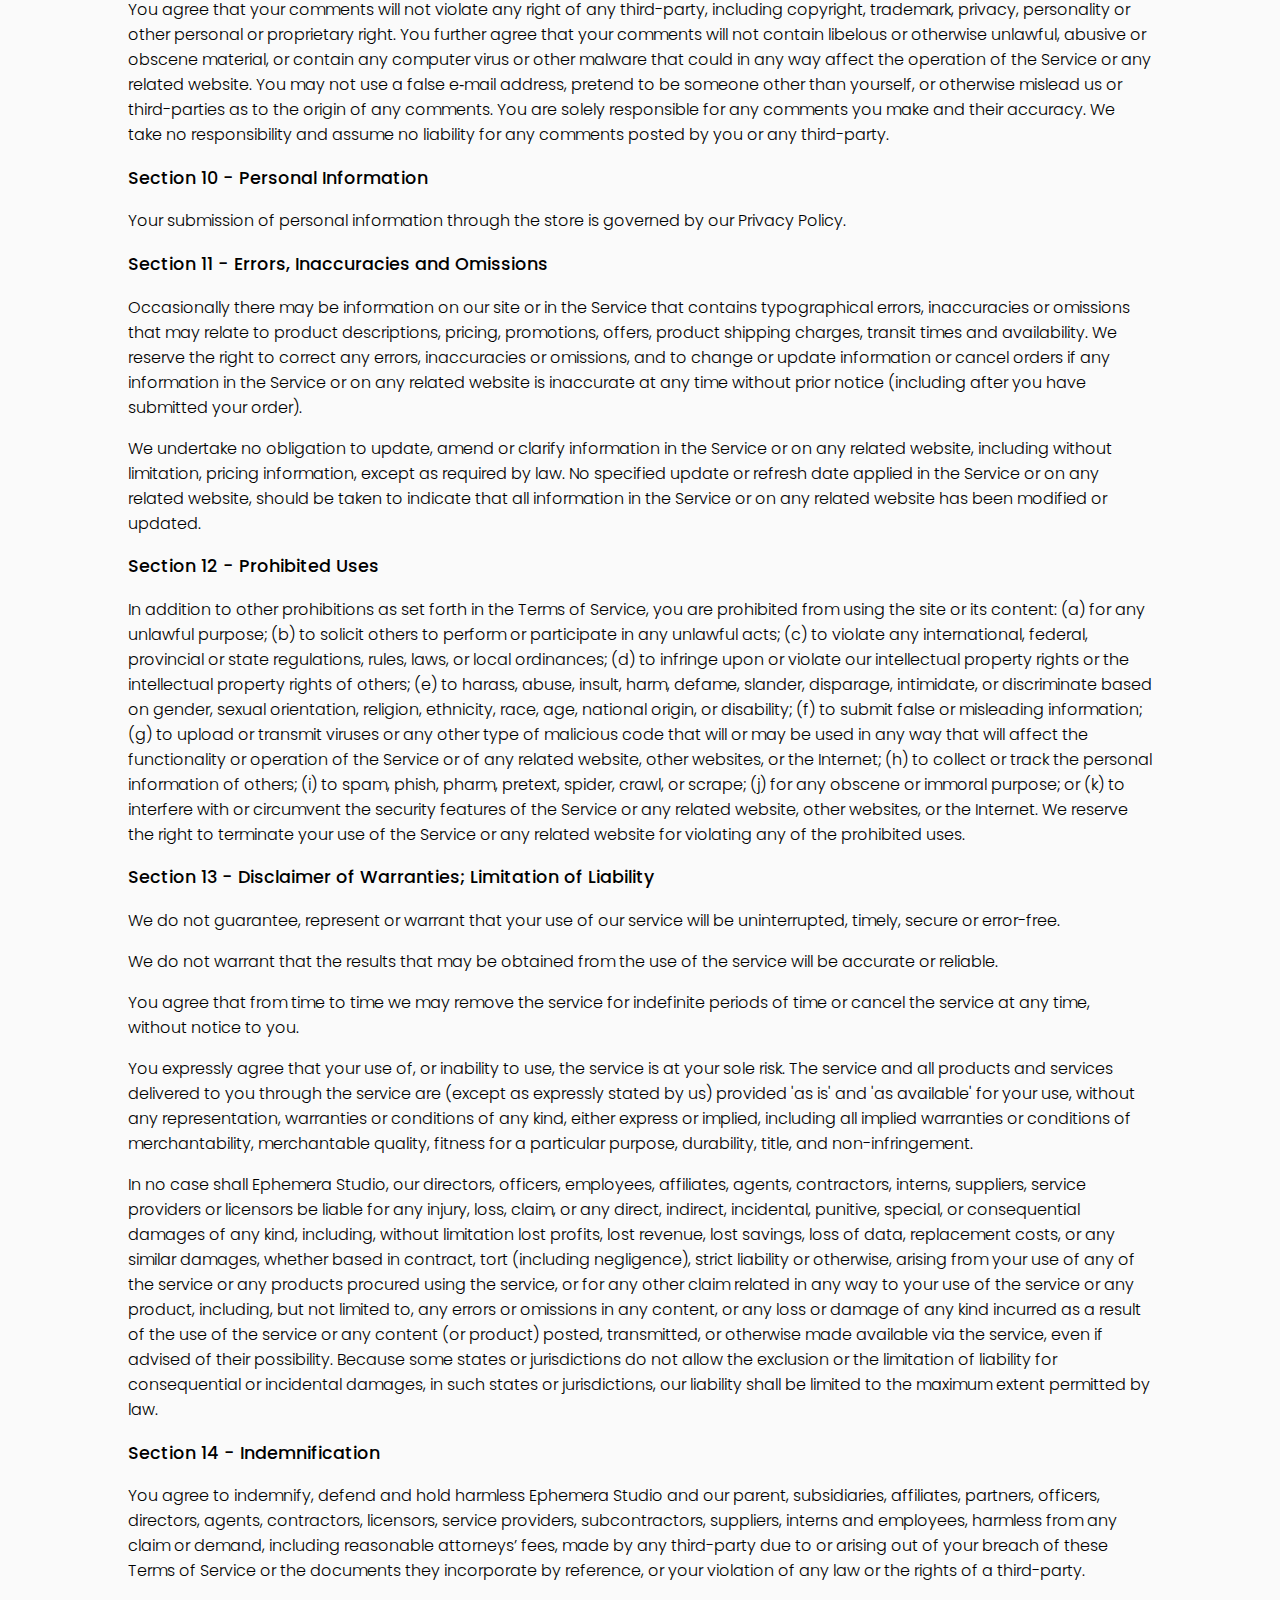
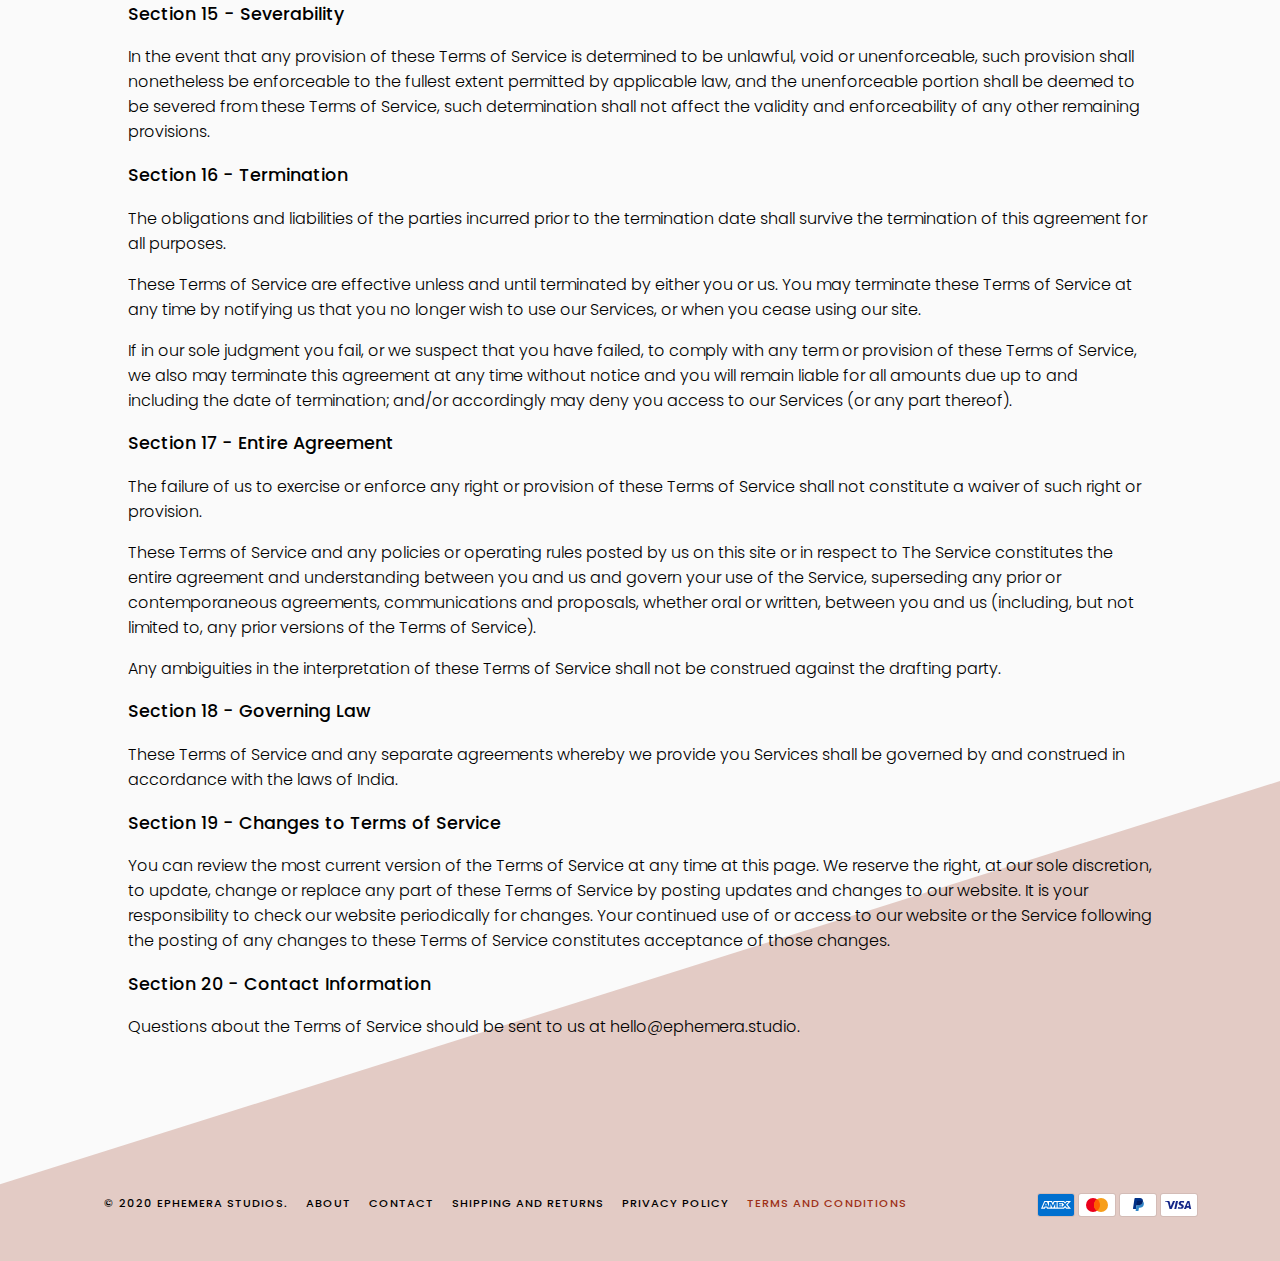
<file: terms.html>
<!DOCTYPE html>
<html lang = "en" dir= "ltr">
  <head>
    <meta charset = "utf-8">
    <meta name = "viewport" content = "width=device-width, initial-scale=1.0, shrink-to-fit=no">
    <link rel = "stylesheet" href = "css/styles_terms.css">
    <link rel="icon" href="images/plant.ico">
    <link href="https://fonts.googleapis.com/css2?family=Six+Caps&display=swap" rel="stylesheet">
    <link rel="stylesheet" type="text/css" href="http://cdn.dcodes.net/2/payment_icons/dc_payment_icons.css">
    <link href="https://fonts.googleapis.com/css2?family=Poppins:ital,wght@0,100;0,200;0,300;0,400;0,500;0,600;0,700;0,800;0,900;1,100;1,200;1,300;1,400;1,500;1,600;1,700;1,800;1,900&display=swap" rel="stylesheet">
    <title>Ephemera Studios.</title>
  </head>
  <body>
    <div class = "wrapper">
      <div class = "navbar_cover" id = "navbar_cover">
        <div class = "navbar">
          <div id = "mySidenav" class = "sidenav">
            <img class = "nav_back" src = "images/nav-back.svg">
            <a href = "javascript:void(0)" class = "close" onclick = "closeNav()"><img src = "images/close.svg"></a>
            <a href = "index.html" class = "tab">Home</a>
            <a href = "index.php" class = "tab">Shop</a>
            <a href = "account.php" class = "tab">Account</a>
            <a href = "faq.html" class = "tab">FAQ</a>
            <a href = "cart.php" class = "tab">Cart</a>
          </div>
          <div class = "logo">
            <div class = "ephemera">
      				<span><a href = "index.html">ephemera</a></span>
      			</div>
      			<div class = "studios">
      				<span><a href = "index.html">STUDIO</a></span>
      			</div>
      		</div>
          <div class = "flex_icons" id = "flexIcons">
            <!--
            <div class = "icon search">
              <a href = ""><img src = "images/search.svg"></a>
              <div>
                <span>search</span>
              </div>
            </div>
            -->
            <div class = "icon home">
              <a href = "index.html"><img src = "images/home.svg"></a>
              <div>
                <span>home</span>
              </div>
            </div>
            <div class = "icon shop">
              <a href = "index.php"><img src = "images/shop.svg"></a>
              <div>
                <span>shop</span>
              </div>
            </div>
            <div class = "icon person">
              <a href = "account.php"><img src = "images/person.svg"></a>
              <div>
                <span>account</span>
              </div>
            </div>
            <div class = "icon faq">
              <a href = "faq.html"><img src = "images/faq.svg"></a>
              <div>
                <span>faq</span>
              </div>
            </div>
            <div class = "icon cart">
              <a href = "cart.php"><img src = "images/cart.svg"></a>
              <div>
                <span>cart</span>
              </div>
            </div>
            <div class = "icon menu option">
              <span onclick = "openNav()"><img src = "images/menu.svg"></span>
              <div>
                <span>menu</span>
              </div>
            </div>
          </div>
        </div>
      </div>
      <img class = "back_top" src = "images/back-top-1.svg">
      <div class = "body_content">
        <div class = "terms_content">
          <p class = "terms_heading">Terms & Conditions</p>
          <div class = "section">
            <p class = "subheading">Overview</p>
            <p>This website is operated by Ephemera Studio. Throughout the site, the terms “we”, “us” and “our” refer to Ephemera Studio. Ephemera Studio offers this website, including all information, tools and services available from this site to you, the user, conditioned upon your acceptance of all terms, conditions, policies and notices stated here.</p>
            <p>By visiting our site and/ or purchasing something from us, you engage in our “Service” and agree to be bound by the following terms and conditions (“Terms of Service”, “Terms”), including those additional terms and conditions and policies referenced herein and/or available by hyperlink. These Terms of Service apply to all users of the site, including without limitation users who are browsers, vendors, customers, merchants, and/ or contributors of content.</p>
            <p>Please read these Terms of Service carefully before accessing or using our website. By accessing or using any part of the site, you agree to be bound by these Terms of Service. If you do not agree to all the terms and conditions of this agreement, then you may not access the website or use any services. If these Terms of Service are considered an offer, acceptance is expressly limited to these Terms of Service.</p>
            <p>Any new features or tools which are added to the current store shall also be subject to the Terms of Service. You can review the most current version of the Terms of Service at any time on this page. We reserve the right to update, change or replace any part of these Terms of Service by posting updates and/or changes to our website. It is your responsibility to check this page periodically for changes. Your continued use of or access to the website following the posting of any changes constitutes acceptance of those changes.</p>
            <p>Our store is hosted on Shopify Inc. They provide us with the online e-commerce platform that allows us to sell our products and services to you.</p>
          </div>
          <div class = "section">
            <p class = "subheading">Section 1 - Online Store Terms</p>
            <p>By agreeing to these Terms of Service, you represent that you are at least the age of majority in your state or province of residence, or that you are the age of majority in your state or province of residence and you have given us your consent to allow any of your minor dependents to use this site. You may not use our products for any illegal or unauthorized purpose nor may you, in the use of the Service, violate any laws in your jurisdiction (including but not limited to copyright laws). You must not transmit any worms or viruses or any code of a destructive nature. A breach or violation of any of the Terms will result in an immediate termination of your Services.</p>
          </div>
          <div class = "section">
            <p class = "subheading">Section 2 - General Conditions</p>
            <p>We reserve the right to refuse service to anyone for any reason at any time. You understand that your content (not including credit card information), may be transferred unencrypted and involve (a) transmissions over various networks; and (b) changes to conform and adapt to technical requirements of connecting networks or devices. Credit card information is always encrypted during transfer over networks. You agree not to reproduce, duplicate, copy, sell, resell or exploit any portion of the Service, use of the Service, or access to the Service or any contact on the website through which the service is provided, without express written permission by us. The headings used in this agreement are included for convenience only and will not limit or otherwise affect these Terms.</p>
          </div>
          <div class = "section">
            <p class = "subheading">Section 3 - Accuracy, Completeness and Timeliness of Information</p>
            <p>We are not responsible if information made available on this site is not accurate, complete or current. The material on this site is provided for general information only and should not be relied upon or used as the sole basis for making decisions without consulting primary, more accurate, more complete or more timely sources of information. Any reliance on the material on this site is at your own risk. This site may contain certain historical information. Historical information, necessarily, is not current and is provided for your reference only. We reserve the right to modify the contents of this site at any time, but we have no obligation to update any information on our site. You agree that it is your responsibility to monitor changes to our site.</p>
          </div>
          <div class = "section">
            <p class = "subheading">Section 4 - Modifications to the Service and Prices</p>
            <p>Prices for our products are subject to change without notice. We reserve the right at any time to modify or discontinue the Service (or any part or content thereof) without notice at any time. We shall not be liable to you or to any third-party for any modification, price change, suspension or discontinuance of the Service.</p>
          </div>
          <div class = "section">
            <p class = "subheading">Section 5 - Products or Services</p>
            <p>Certain products or services may be available exclusively online through the website. These products or services may have limited quantities and are subject to return or exchange only according to our Return Policy. We have made every effort to display as accurately as possible the colors and images of our products that appear at the store. We cannot guarantee that your computer monitor's display of any color will be accurate. We reserve the right, but are not obligated, to limit the sales of our products or Services to any person, geographic region or jurisdiction. We may exercise this right on a case-by-case basis. We reserve the right to limit the quantities of any products or services that we offer. All descriptions of products or product pricing are subject to change at anytime without notice, at the sole discretion of us. We reserve the right to discontinue any product at any time. Any offer for any product or service made on this site is void where prohibited.</p>
            <p>We do not warrant that the quality of any products, services, information, or other material purchased or obtained by you will meet your expectations, or that any errors in the Service will be corrected.</p>
          </div>
          <div class = "section">
            <p class = "subheading">Section 6 - Accuracy of Billing and Account Information</p>
            <p>We reserve the right to refuse any order you place with us. We may, in our sole discretion, limit or cancel quantities purchased per person, per household or per order. These restrictions may include orders placed by or under the same customer account, the same credit card, and/or orders that use the same billing and/or shipping address. In the event that we make a change to or cancel an order, we may attempt to notify you by contacting the e‑mail and/or billing address/phone number provided at the time the order was made. We reserve the right to limit or prohibit orders that, in our sole judgment, appear to be placed by dealers, resellers or distributors.</p>
            <p>You agree to provide current, complete and accurate purchase and account information for all purchases made at our store. You agree to promptly update your account and other information, including your email address and credit card numbers and expiration dates, so that we can complete your transactions and contact you as needed.</p>
            <p>For more detail, please review our Shipping & Return Policy.</p>
          </div>
          <div class = "section">
            <p class = "subheading">Section 7 - Optional Tools</p>
            <p>We may provide you with access to third-party tools over which we neither monitor nor have any control nor input.</p>
            <p>You acknowledge and agree that we provide access to such tools ”as is” and “as available” without any warranties, representations or conditions of any kind and without any endorsement. We shall have no liability whatsoever arising from or relating to your use of optional third-party tools.</p>
            <p>Any use by you of optional tools offered through the site is entirely at your own risk and discretion and you should ensure that you are familiar with and approve of the terms on which tools are provided by the relevant third-party provider(s).</p>
            <p>We may also, in the future, offer new services and/or features through the website (including, the release of new tools and resources). Such new features and/or services shall also be subject to these Terms of Service.</p>
          </div>
          <div class = "section">
            <p class = "subheading">Section 8 - Third-Party Links</p>
            <p>Certain content, products and services available via our Service may include materials from third-parties. Third-party links on this site may direct you to third-party websites that are not affiliated with us. We are not responsible for examining or evaluating the content or accuracy and we do not warrant and will not have any liability or responsibility for any third-party materials or websites, or for any other materials, products, or services of third-parties.</p>
            <p>We are not liable for any harm or damages related to the purchase or use of goods, services, resources, content, or any other transactions made in connection with any third-party websites. Please review carefully the third-party's policies and practices and make sure you understand them before you engage in any transaction. Complaints, claims, concerns, or questions regarding third-party products should be directed to the third-party.</p>
            <p></p>
          </div>
          <div class = "section">
            <p class = "subheading">Section 9 - User Comments, Feedback and other Submissions</p>
            <p>If, at our request, you send certain specific submissions (for example contest entries) or without a request from us you send creative ideas, suggestions, proposals, plans, or other materials, whether online, by email, by postal mail, or otherwise (collectively, 'comments'), you agree that we may, at any time, without restriction, edit, copy, publish, distribute, translate and otherwise use in any medium any comments that you forward to us. We are and shall be under no obligation (1) to maintain any comments in confidence; (2) to pay compensation for any comments; or (3) to respond to any comments. We may, but have no obligation to, monitor, edit or remove content that we determine in our sole discretion are unlawful, offensive, threatening, libelous, defamatory, pornographic, obscene or otherwise objectionable or violates any party’s intellectual property or these Terms of Service.</p>
            <p>You agree that your comments will not violate any right of any third-party, including copyright, trademark, privacy, personality or other personal or proprietary right. You further agree that your comments will not contain libelous or otherwise unlawful, abusive or obscene material, or contain any computer virus or other malware that could in any way affect the operation of the Service or any related website. You may not use a false e‑mail address, pretend to be someone other than yourself, or otherwise mislead us or third-parties as to the origin of any comments. You are solely responsible for any comments you make and their accuracy. We take no responsibility and assume no liability for any comments posted by you or any third-party.</p>
          </div>
          <div class = "section">
            <p class = "subheading">Section 10 - Personal Information</p>
            <p>Your submission of personal information through the store is governed by our Privacy Policy. </p>
          </div>
          <div class = "section">
            <p class = "subheading">Section 11 - Errors, Inaccuracies and Omissions</p>
            <p>Occasionally there may be information on our site or in the Service that contains typographical errors, inaccuracies or omissions that may relate to product descriptions, pricing, promotions, offers, product shipping charges, transit times and availability. We reserve the right to correct any errors, inaccuracies or omissions, and to change or update information or cancel orders if any information in the Service or on any related website is inaccurate at any time without prior notice (including after you have submitted your order).</p>
            <p>We undertake no obligation to update, amend or clarify information in the Service or on any related website, including without limitation, pricing information, except as required by law. No specified update or refresh date applied in the Service or on any related website, should be taken to indicate that all information in the Service or on any related website has been modified or updated.</p>
          </div>
          <div class = "section">
            <p class = "subheading">Section 12 - Prohibited Uses</p>
            <p>
              In addition to other prohibitions as set forth in the Terms of Service, you are prohibited from using the site or its content: (a) for any unlawful purpose; (b) to solicit others to perform or participate in any unlawful acts; (c) to violate any international, federal, provincial or state regulations, rules, laws, or local ordinances; (d) to infringe upon or violate our intellectual property rights or the intellectual property rights of others; (e) to harass, abuse, insult, harm, defame, slander, disparage, intimidate, or discriminate based on gender, sexual orientation, religion, ethnicity, race, age, national origin, or disability; (f) to submit false or misleading information; (g) to upload or transmit viruses or any other type of malicious code that will or may be used in any way that will affect the functionality or operation of the Service or of any related website, other websites, or the Internet; (h) to collect or track the personal information of others; (i) to spam, phish, pharm, pretext, spider, crawl, or scrape; (j) for any obscene or immoral purpose; or (k) to interfere with or circumvent the security features of the Service or any related website, other websites, or the Internet. We reserve the right to terminate your use of the Service or any related website for violating any of the prohibited uses.
            </p>
          </div>
          <div class = "section">
            <p class = "subheading">Section 13 - Disclaimer of Warranties; Limitation of Liability</p>
            <p>We do not guarantee, represent or warrant that your use of our service will be uninterrupted, timely, secure or error-free.</p>
            <p>We do not warrant that the results that may be obtained from the use of the service will be accurate or reliable.</p>
            <p>You agree that from time to time we may remove the service for indefinite periods of time or cancel the service at any time, without notice to you.</p>
            <p>You expressly agree that your use of, or inability to use, the service is at your sole risk. The service and all products and services delivered to you through the service are (except as expressly stated by us) provided 'as is' and 'as available' for your use, without any representation, warranties or conditions of any kind, either express or implied, including all implied warranties or conditions of merchantability, merchantable quality, fitness for a particular purpose, durability, title, and non-infringement.</p>
            <p>
              In no case shall Ephemera Studio, our directors, officers, employees, affiliates, agents, contractors, interns, suppliers, service providers or licensors be liable for any injury, loss, claim, or any direct, indirect, incidental, punitive, special, or consequential damages of any kind, including, without limitation lost profits, lost revenue, lost savings, loss of data, replacement costs, or any similar damages, whether based in contract, tort (including negligence), strict liability or otherwise, arising from your use of any of the service or any products procured using the service, or for any other claim related in any way to your use of the service or any product, including, but not limited to, any errors or omissions in any content, or any loss or damage of any kind incurred as a result of the use of the service or any content (or product) posted, transmitted, or otherwise made available via the service, even if advised of their possibility. Because some states or jurisdictions do not allow the exclusion or the limitation of liability for consequential or incidental damages, in such states or jurisdictions, our liability shall be limited to the maximum extent permitted by law.
            </p>
          </div>
          <div class = "section">
            <p class = "subheading">Section 14 - Indemnification</p>
            <p>You agree to indemnify, defend and hold harmless Ephemera Studio and our parent, subsidiaries, affiliates, partners, officers, directors, agents, contractors, licensors, service providers, subcontractors, suppliers, interns and employees, harmless from any claim or demand, including reasonable attorneys’ fees, made by any third-party due to or arising out of your breach of these Terms of Service or the documents they incorporate by reference, or your violation of any law or the rights of a third-party.</p>
          </div>
          <div class = "section">
            <p class = "subheading">Section 15 - Severability</p>
            <p>In the event that any provision of these Terms of Service is determined to be unlawful, void or unenforceable, such provision shall nonetheless be enforceable to the fullest extent permitted by applicable law, and the unenforceable portion shall be deemed to be severed from these Terms of Service, such determination shall not affect the validity and enforceability of any other remaining provisions.</p>
          </div>
          <div class = "section">
            <p class = "subheading">Section 16 - Termination</p>
            <p>The obligations and liabilities of the parties incurred prior to the termination date shall survive the termination of this agreement for all purposes.</p>
            <p>These Terms of Service are effective unless and until terminated by either you or us. You may terminate these Terms of Service at any time by notifying us that you no longer wish to use our Services, or when you cease using our site.</p>
            <p>If in our sole judgment you fail, or we suspect that you have failed, to comply with any term or provision of these Terms of Service, we also may terminate this agreement at any time without notice and you will remain liable for all amounts due up to and including the date of termination; and/or accordingly may deny you access to our Services (or any part thereof).</p>
          </div>
          <div class = "section">
            <p class = "subheading">Section 17 - Entire Agreement</p>
            <p>The failure of us to exercise or enforce any right or provision of these Terms of Service shall not constitute a waiver of such right or provision.</p>
            <p>These Terms of Service and any policies or operating rules posted by us on this site or in respect to The Service constitutes the entire agreement and understanding between you and us and govern your use of the Service, superseding any prior or contemporaneous agreements, communications and proposals, whether oral or written, between you and us (including, but not limited to, any prior versions of the Terms of Service).</p>
            <p>Any ambiguities in the interpretation of these Terms of Service shall not be construed against the drafting party.</p>
          </div>
          <div class = "section">
            <p class = "subheading">Section 18 - Governing Law</p>
            <p>These Terms of Service and any separate agreements whereby we provide you Services shall be governed by and construed in accordance with the laws of India.</p>
          </div>
          <div class = "section">
            <p class = "subheading">Section 19 - Changes to Terms of Service</p>
            <p>You can review the most current version of the Terms of Service at any time at this page. We reserve the right, at our sole discretion, to update, change or replace any part of these Terms of Service by posting updates and changes to our website. It is your responsibility to check our website periodically for changes. Your continued use of or access to our website or the Service following the posting of any changes to these Terms of Service constitutes acceptance of those changes.</p>
          </div>
          <div class = "section">
            <p class = "subheading">Section 20 - Contact Information</p>
            <p>Questions about the Terms of Service should be sent to us at hello@ephemera.studio.</p>
          </div>
        </div>
      </div>
      <div class = "footer">
        <div class = "footer-links">
          <ul>
            <li><a class = "foot" href = "index.html">&copy; 2020 EPHEMERA STUDIOS.</a></li>
            <li><a class = "foot" href = "about.html">ABOUT</a></li>
            <li><a class = "foot" href = "contact.html">CONTACT</a></li>
            <li><a class = "foot" href = "shipping.html">SHIPPING AND RETURNS</a></li>
            <li><a class = "foot" href = "policy.html">PRIVACY POLICY</a></li>
            <li><a class = "foot now" href = "terms.html">TERMS AND CONDITIONS</a></li>
          </ul>
        </div>
        <div class = "footer-payment">
          <svg class="payment-icon" xmlns="http://www.w3.org/2000/svg" role="img" viewBox="0 0 38 24" width="38" height="24" aria-labelledby="pi-american_express"><title id="pi-american_express">American Express</title><g fill="none"><path fill="#000" d="M35,0 L3,0 C1.3,0 0,1.3 0,3 L0,21 C0,22.7 1.4,24 3,24 L35,24 C36.7,24 38,22.7 38,21 L38,3 C38,1.3 36.6,0 35,0 Z" opacity=".07"></path><path fill="#006FCF" d="M35,1 C36.1,1 37,1.9 37,3 L37,21 C37,22.1 36.1,23 35,23 L3,23 C1.9,23 1,22.1 1,21 L1,3 C1,1.9 1.9,1 3,1 L35,1"></path><path fill="#FFF" d="M8.971,10.268 L9.745,12.144 L8.203,12.144 L8.971,10.268 Z M25.046,10.346 L22.069,10.346 L22.069,11.173 L24.998,11.173 L24.998,12.412 L22.075,12.412 L22.075,13.334 L25.052,13.334 L25.052,14.073 L27.129,11.828 L25.052,9.488 L25.046,10.346 L25.046,10.346 Z M10.983,8.006 L14.978,8.006 L15.865,9.941 L16.687,8 L27.057,8 L28.135,9.19 L29.25,8 L34.013,8 L30.494,11.852 L33.977,15.68 L29.143,15.68 L28.065,14.49 L26.94,15.68 L10.03,15.68 L9.536,14.49 L8.406,14.49 L7.911,15.68 L4,15.68 L7.286,8 L10.716,8 L10.983,8.006 Z M19.646,9.084 L17.407,9.084 L15.907,12.62 L14.282,9.084 L12.06,9.084 L12.06,13.894 L10,9.084 L8.007,9.084 L5.625,14.596 L7.18,14.596 L7.674,13.406 L10.27,13.406 L10.764,14.596 L13.484,14.596 L13.484,10.661 L15.235,14.602 L16.425,14.602 L18.165,10.673 L18.165,14.603 L19.623,14.603 L19.647,9.083 L19.646,9.084 Z M28.986,11.852 L31.517,9.084 L29.695,9.084 L28.094,10.81 L26.546,9.084 L20.652,9.084 L20.652,14.602 L26.462,14.602 L28.076,12.864 L29.624,14.602 L31.499,14.602 L28.987,11.852 L28.986,11.852 Z"></path></g></svg>
          <title id="pi-american_express">American Express</title>
          <svg class="payment-icon" viewBox="0 0 38 24" xmlns="http://www.w3.org/2000/svg" role="img" width="38" height="24" aria-labelledby="pi-master"><title id="pi-master">Mastercard</title><path opacity=".07" d="M35 0H3C1.3 0 0 1.3 0 3v18c0 1.7 1.4 3 3 3h32c1.7 0 3-1.3 3-3V3c0-1.7-1.4-3-3-3z"></path><path fill="#fff" d="M35 1c1.1 0 2 .9 2 2v18c0 1.1-.9 2-2 2H3c-1.1 0-2-.9-2-2V3c0-1.1.9-2 2-2h32"></path><circle fill="#EB001B" cx="15" cy="12" r="7"></circle><circle fill="#F79E1B" cx="23" cy="12" r="7"></circle><path fill="#FF5F00" d="M22 12c0-2.4-1.2-4.5-3-5.7-1.8 1.3-3 3.4-3 5.7s1.2 4.5 3 5.7c1.8-1.2 3-3.3 3-5.7z"></path></svg>
          <svg class="payment-icon" viewBox="0 0 38 24" xmlns="http://www.w3.org/2000/svg" width="38" height="24" role="img" aria-labelledby="pi-paypal"><title id="pi-paypal">PayPal</title><path opacity=".07" d="M35 0H3C1.3 0 0 1.3 0 3v18c0 1.7 1.4 3 3 3h32c1.7 0 3-1.3 3-3V3c0-1.7-1.4-3-3-3z"></path><path fill="#fff" d="M35 1c1.1 0 2 .9 2 2v18c0 1.1-.9 2-2 2H3c-1.1 0-2-.9-2-2V3c0-1.1.9-2 2-2h32"></path><path fill="#003087" d="M23.9 8.3c.2-1 0-1.7-.6-2.3-.6-.7-1.7-1-3.1-1h-4.1c-.3 0-.5.2-.6.5L14 15.6c0 .2.1.4.3.4H17l.4-3.4 1.8-2.2 4.7-2.1z"></path><path fill="#3086C8" d="M23.9 8.3l-.2.2c-.5 2.8-2.2 3.8-4.6 3.8H18c-.3 0-.5.2-.6.5l-.6 3.9-.2 1c0 .2.1.4.3.4H19c.3 0 .5-.2.5-.4v-.1l.4-2.4v-.1c0-.2.3-.4.5-.4h.3c2.1 0 3.7-.8 4.1-3.2.2-1 .1-1.8-.4-2.4-.1-.5-.3-.7-.5-.8z"></path><path fill="#012169" d="M23.3 8.1c-.1-.1-.2-.1-.3-.1-.1 0-.2 0-.3-.1-.3-.1-.7-.1-1.1-.1h-3c-.1 0-.2 0-.2.1-.2.1-.3.2-.3.4l-.7 4.4v.1c0-.3.3-.5.6-.5h1.3c2.5 0 4.1-1 4.6-3.8v-.2c-.1-.1-.3-.2-.5-.2h-.1z"></path></svg>
          <svg class="payment-icon" viewBox="0 0 38 24" xmlns="http://www.w3.org/2000/svg" role="img" width="38" height="24" aria-labelledby="pi-visa"><title id="pi-visa">Visa</title><path opacity=".07" d="M35 0H3C1.3 0 0 1.3 0 3v18c0 1.7 1.4 3 3 3h32c1.7 0 3-1.3 3-3V3c0-1.7-1.4-3-3-3z"></path><path fill="#fff" d="M35 1c1.1 0 2 .9 2 2v18c0 1.1-.9 2-2 2H3c-1.1 0-2-.9-2-2V3c0-1.1.9-2 2-2h32"></path><path d="M28.3 10.1H28c-.4 1-.7 1.5-1 3h1.9c-.3-1.5-.3-2.2-.6-3zm2.9 5.9h-1.7c-.1 0-.1 0-.2-.1l-.2-.9-.1-.2h-2.4c-.1 0-.2 0-.2.2l-.3.9c0 .1-.1.1-.1.1h-2.1l.2-.5L27 8.7c0-.5.3-.7.8-.7h1.5c.1 0 .2 0 .2.2l1.4 6.5c.1.4.2.7.2 1.1.1.1.1.1.1.2zm-13.4-.3l.4-1.8c.1 0 .2.1.2.1.7.3 1.4.5 2.1.4.2 0 .5-.1.7-.2.5-.2.5-.7.1-1.1-.2-.2-.5-.3-.8-.5-.4-.2-.8-.4-1.1-.7-1.2-1-.8-2.4-.1-3.1.6-.4.9-.8 1.7-.8 1.2 0 2.5 0 3.1.2h.1c-.1.6-.2 1.1-.4 1.7-.5-.2-1-.4-1.5-.4-.3 0-.6 0-.9.1-.2 0-.3.1-.4.2-.2.2-.2.5 0 .7l.5.4c.4.2.8.4 1.1.6.5.3 1 .8 1.1 1.4.2.9-.1 1.7-.9 2.3-.5.4-.7.6-1.4.6-1.4 0-2.5.1-3.4-.2-.1.2-.1.2-.2.1zm-3.5.3c.1-.7.1-.7.2-1 .5-2.2 1-4.5 1.4-6.7.1-.2.1-.3.3-.3H18c-.2 1.2-.4 2.1-.7 3.2-.3 1.5-.6 3-1 4.5 0 .2-.1.2-.3.2M5 8.2c0-.1.2-.2.3-.2h3.4c.5 0 .9.3 1 .8l.9 4.4c0 .1 0 .1.1.2 0-.1.1-.1.1-.1l2.1-5.1c-.1-.1 0-.2.1-.2h2.1c0 .1 0 .1-.1.2l-3.1 7.3c-.1.2-.1.3-.2.4-.1.1-.3 0-.5 0H9.7c-.1 0-.2 0-.2-.2L7.9 9.5c-.2-.2-.5-.5-.9-.6-.6-.3-1.7-.5-1.9-.5L5 8.2z" fill="#142688"></path></svg>
        </div>
      </div>
      <img class = "back_bottom" src = "images/back-bottom.svg">
    </div>
    <script>
      function openNav()
      {
        document.getElementById("mySidenav").style.width = "250px";
      }

      function closeNav()
      {
        document.getElementById("mySidenav").style.width = "0";
      }
    </script>
    <script type="text/javascript">
      var header = document.getElementById("mySidenav");
      var tabs = header.getElementsByClassName("tab");
      for(var i = 0; i < tabs.length; i++)
      {
        btns[i].addEventListener("click", function()
        {
          var current = document.getElementsByClassName("active");
          current[0].className = current[0].className.replace(" active", "");
          this.className += " active";
        });
      }
    </script>
    <script type="text/javascript">
      var header = document.getElementById("flexIcons");
      var tabs = header.getElementsByClassName("icon");
      for(var i = 0; i < tabs.length; i++)
      {
        btns[i].addEventListener("click", function()
        {
          var current = document.getElementsByClassName("current");
          current[0].className = current[0].className.replace(" current", "");
          this.className += " current";
        });
      }
    </script>
    <script type="text/javascript">
      var header = document.getElementById("footer-links");
      var tabs = header.getElementsByClassName("foot");
      for(var i = 0; i < tabs.length; i++)
      {
        btns[i].addEventListener("click", function()
        {
          var current = document.getElementsByClassName("now");
          current[0].className = current[0].className.replace(" now", "");
          this.className += " now";
        });
      }
    </script>
    <script>
      var prevScrollpos = window.pageYOffset;
      window.onscroll = function() {
      var currentScrollPos = window.pageYOffset;
        if (prevScrollpos > currentScrollPos) {
          document.getElementById("navbar_cover").style.top = "0";
        } else {
          document.getElementById("navbar_cover").style.top = "-150px";
        }
        prevScrollpos = currentScrollPos;
      }
    </script>
  </body>
</html>
</file>
<file: css/styles_index.css>
html
{
  overflow-x: hidden;
}

body
{
  margin: 0;
  background-color: #fafafa;
  height: auto;
  font-family: 'Poppins', sans-serif;
  font-weight: 300;
  overflow-x: hidden;
}

a
{
  color: black;
  text-decoration: none;
}

.wrapper
{
  position: relative;
  width: 100%;
  height: auto;
  overflow-x: hidden;
}

.back_top
{
  position: absolute;
  top: 0;
  left: 0;
  z-index: -1;
  overflow: hidden;
}

.back_bottom
{
  position: absolute;
  bottom: 0;
  right: 0;
  z-index: -1;
  overflow: visible;
}

.body_content
{
  width: 100%;
  margin: 25% auto 20% auto;
}

.logo_icon
{
  float: left;
}

.sidenav
{
  height: 100%;
  width: 0;
  position: fixed;
  z-index: 1;
  top: 0;
  right: 0;
  background-color: #fafafa;
  overflow-x: hidden;
  transition: 0.5s;
  padding-top: 40px;
}

.sidenav a
{
  font-size: 1em;
  font-weight: 700;
  padding: 8px 8px 8px 30px;
  display: block;
  text-transform: uppercase;
  transition: color 0.5s;
}

.sidenav a:hover
{
  color: #9D3017;
  transition: color 0.5s;
}

.sidenav
{
  display: none;
}

.nav_back
{
  position: absolute;
  top: 0;
  left: 0;
  z-index: -1;
}

.navbar_cover
{
  position: fixed;
  top: 0;
  left: 0;
  width: 100%;
  height: 20%;
  background-color: rgba(250, 250, 250, 0.2);
  z-index: 1000;
  transition: top 0.5s;
}

.navbar
{
  position: absolute;
  top: 20%;
  left: 5%;
  width: 90%;
  z-index: 1000;
}

.active, .current
{
  color: #9D3017;
}

.logo
{
	position: absolute;
}

.ephemera
{
  letter-spacing: 4px;
	font-family: 'Six Caps', sans-serif;
	font-size: 2.2em;
}

.studios
{
	font-family: 'Poppins', sans-serif;
	font-size: 1.1em;
	letter-spacing: 5px;
  font-weight: 700;
  text-align: center;
}

.flex_icons
{
  font-weight: 700;
  text-transform: uppercase;
  font-size: 0.8em;
  text-align: center;
  margin-top: 10px;
  display: flex;
  flex-wrap: wrap;
  justify-content: flex-end;
}

.icon
{
  margin-left: 60px;
  transition: color 0.5s;
}

.close img
{
  width: 25px;
  height: 25px;
  margin-bottom: 30px;
}

.flex_icons .menu
{
  display: none;
}

.flex_icons .icon img
{
  width: 25px;
  height: 25px;
  margin-bottom: 10px;
}

.flex_icons .icon:hover
{
  cursor: pointer;
  color: #9D3017;
  transition: color 0.5s;
}

.introduction
{
  width: 90%;
  margin: auto;
}

.intro
{
  width: 60%;
  transition: 0.5s;
}

.intro p
{
  font-size: 3em;
  font-weight: 700;
  transition: 0.5s;
}

.intro a
{
  font-size: 1.2em;
  font-weight: 500;
  padding: 15px;
  border-radius: 10px;
  border: 3px solid black;
  transition: 0.5s;
}

.intro a:hover
{
  color: #9D3017;
  border: 3px solid #9D3017;
  transition: 0.5s;
}

.products
{
  margin-top: 25%;
  transition: 0.5s;
}

.products .heading
{
  font-weight: 700;
  font-size: 3em;
  text-align: center;
  transition: 0.5s;
}

.products .image
{
  border-radius: 20px;
  width: 450px;
  height: 450px;
  margin: 30px;
  transition: 0.5s;
}

.products img
{
  width: 100%;
  border-radius: 20px;
}

.category_paper, .category_journal, .category_paperless
{
  font-size: 1.8em;
  font-weight: 600;
  display: flex;
  flex-wrap: wrap;
  justify-content: center;
  transition: 0.5s;
}

.paper, .paperless, .journal
{
  border-radius: 20px;
  margin: 30px;
  width: 450px;
  height: 450px;
  background-color: #F5E6E2;
  transition: 0.5s;
}

.paper p, .paperless p, .journal p
{
  color: #9D3017;
  padding: 10px 30px 10px 30px;
  text-align: left;
  font-size: 0.7em;
  transition: 0.5s;
}

.paper a, .paperless a, .journal a
{
  font-size: 0.8em;
  font-weight: 700;
  transition: color 0.5s;
}

.paper a:hover, .paperless a:hover, .journal a:hover
{
  color: #9D3017;
  transition: color 0.5s;
}

.products .subheading
{
  font-size: 1.3em;
  font-weight: 600;
  transition: 0.5s;
}

.product_link
{
  margin-top: 250px;
  transition: 0.5s;
}

.footer
{
  display: flex;
  flex-wrap: wrap;
  flex-direction: row;
  font-size: 0.7em;
  font-weight: 500;
  width: 90%;
  margin: 10% auto 3% auto;
}

.footer-links ul
{
  list-style: none;
}

.footer-links ul li
{
  list-style: none;
  display: inline;
  padding-right: 15px;
}

.footer-links ul li a
{
  letter-spacing: 1px;
  transition: color .5s;
}

.footer-links ul li a:hover
{
  color: #9D3017;
  transition: color .5s;
}

.footer-payment
{
  padding-top: 10px;
  padding-left: 10%;
}

@keyframes smoothload
{
  from
  {
    opacity: 0;
  }
  to
  {
    opacity: 1;
  }
}

@media only screen and (max-width: 1019px)
{
  .products .image
  {
    width: 350px;
    height: 350px;
    transition: 0.5s;
  }

  .paper, .paperless, .journal
  {
    width: 350px;
    height: 350px;
  }

  .product_link
  {
    margin-top: 150px;
    transition: 0.5s;
  }
}
@media only screen and (max-width: 845px)
{
  .intro
  {
    width: 75%;
    transition: 0.5s;
  }

  .products
  {
    margin-top: 35%;
  }
}

@media only screen and (max-width: 819px)
{
  .products .image
  {
    width: 300px;
    height: 300px;
    transition: 0.5s;
  }

  .paper .product_link
  {
    margin-top: 55px;
    transition: 0.5s;
  }

  .journal .product_link
  {
    margin-top: 105px;
    transition: 0.5s;
  }

  .paperless .product_link
  {
    margin-top: 50px;
    transition: 0.5s;
  }

  .paper, .paperless, .journal
  {
    width: 300px;
    height: 300px;
    transition: 0.5s;
  }

  .body_content
  {
    margin-top: 35%;
    transition: 0.5s;
  }

  .intro
  {
    width: 70%;
    transition: 0.5s;
  }

  .intro p
  {
    font-size: 2.7em;
    font-weight: 700;
    transition: 0.5s;
  }

  .intro a
  {
    font-size: 1.1em;
    font-weight: 500;
    padding: 12px;
    border-radius: 10px;
    border: 3px solid black;
    transition: 0.5s;
  }
}

@media only screen and (max-width: 800px) and (orientation: landscape)
{
  .navbar_cover
  {
    height: 35%;
    transition: 0.5s;
  }
}

@media only screen and (max-width: 719px)
{
  .flex_icons .home, .flex_icons .shop, .flex_icons .person, .flex_icons .faq,
  .flex_icons .cart
  {
    display: none;
  }

  .flex_icons .menu
  {
    display: block;
  }

  .sidenav
  {
    display: block;
  }

  .products
  {
    text-align: center;
    margin: 50% auto 0 auto;
  }

  .paper, .paperless, .journal
  {
    width: 500px;
    height: 200px;
  }

  .paper, .paperless
  {
    margin-top: 0;
  }

  .category_paper .image, .category_paperless .image
  {
    margin-bottom: 0;
  }

  .paper .product_link, .journal .product_link, .paperless .product_link
  {
    margin-top: 0;
  }

  .paper .subheading, .journal .subheading, .paperless .subheading
  {
    margin-bottom: 0;
  }

  .journal
  {
    margin-bottom: 0;
  }

  .category_journal .image
  {
    margin-top: 0;
  }

  .products .image
  {
    width: 500px;
    height: 500px;
    transition: 0.5s;
  }
}

@media only screen and (max-width: 638px)
{
  .intro
  {
    padding-top: 10%;
    width: 80%;
    transition: 0.5s;
  }

  .intro p
  {
    font-size: 2.5em;
    font-weight: 700;
    transition: 0.5s;
  }

  .intro a
  {
    font-size: 1em;
    font-weight: 500;
    padding: 10px;
    border-radius: 10px;
    border: 3px solid black;
    transition: 0.5s;
  }
}

@media only screen and (max-width: 559px)
{
  .products
  {
    margin-top: 60%;
  }

  .paper ,.paperless, .journal
  {
    width: 450px;
  }

  .products .image
  {
    width: 450px;
    height: 450px;
  }
}

@media only screen and (max-width: 600px) and (orientation: landscape)
{
  .navbar_cover
  {
    height: 32%;
    transition: 0.5s;
  }
}

@media only screen and (max-width: 510px)
{
  .products .heading
  {
    font-size: 2.7em;
    transition: 0.5s;
  }

  .products
  {
    margin-top: 60%;
  }

  .paper ,.paperless, .journal
  {
    width: 400px;
  }

  .products .image
  {
    width: 400px;
    height: 400px;
  }

  .intro
  {
    padding-top: 15%;
    width: 90%;
    transition: 0.5s;
  }

  .intro p
  {
    font-size: 2.5em;
    font-weight: 700;
    transition: 0.5s;
  }

  .intro a
  {
    font-size: 1em;
    font-weight: 500;
    padding: 10px;
    border-radius: 10px;
    border: 3px solid black;
    transition: 0.5s;
  }

  .navbar_cover
  {
    height: 24%;
    transition: 0.5s;
  }
}

@media only screen and (max-width: 461px)
{
  .paper ,.paperless, .journal
  {
    width: 350px;
  }

  .navbar_cover
  {
    height: 24%;
    transition: 0.5s;
  }

  .products .image
  {
    width: 350px;
    height: 350px;
  }

  .products .heading
  {
    font-size: 2.4em;
    transition: 0.5s;
  }
}

@media only screen and (max-width: 409px)
{
  .paper ,.paperless, .journal
  {
    width: 250px;
  }

  .products .image
  {
    width: 250px;
    height: 250px;
  }

  .products .heading
  {
    font-size: 2.4em;
    transition: 0.5s;
  }

  .intro p
  {
    font-size: 2.3em;
    margin-top: 20%;
  }

  .paper, .journal
  {
    height: 160px;
  }

  .paperless
  {
    height: 200px;
  }

  .paper .subheading, .paperless .subheading, .journal .subheading
  {
    font-size: 1em;
  }
}

@media only screen and (max-width: 309px)
{
  .paper ,.paperless, .journal
  {
    width: 240px;
  }

  .products .image
  {
    width: 240px;
    height: 240px;
  }

  .products .heading
  {
    margin-top: 100%;
    font-size: 2.2em;
    transition: 0.5s;
  }

  .intro p
  {
    font-size: 1.8em;
    margin-top: 40%;
  }

  .paper, .journal
  {
    height: 160px;
  }

  .paperless
  {
    height: 200px;
  }

  .paper .subheading, .paperless .subheading, .journal .subheading
  {
    font-size: 1em;
  }
}

@media only screen and (max-width: 700px) and (orientation: landscape)
{
  .navbar_cover
  {
    height: 28%;
    transition: 0.5s;
  }
}
</file>
<file: css/styles_about.css>
html
{
  overflow-x: hidden;
}

body
{
  margin: 0;
  background-color: #fafafa;
  height: auto;
  font-family: 'Poppins', sans-serif;
  font-weight: 300;
  overflow-x: hidden;
}

a
{
  color: black;
  text-decoration: none;
}

.wrapper
{
  position: relative;
  width: 100%;
  height: auto;
  overflow-x: hidden;
}

.back_top
{
  position: absolute;
  top: 0;
  left: 0;
  z-index: -1;
  overflow: visible;
}

.back_bottom
{
  position: absolute;
  bottom: 0;
  right: 0;
  z-index: -1;
  overflow: visible;
}

.body_content
{
  width: 80%;
  animation: smoothload 1s;
  margin: auto;
  overflow-x: hidden;
}

.logo_icon
{
  float: left;
}

.sidenav
{
  height: 100%;
  width: 0;
  position: fixed;
  z-index: 1;
  top: 0;
  right: 0;
  background-color: #fafafa;
  overflow-x: hidden;
  transition: 0.5s;
  padding-top: 40px;
}

.sidenav a
{
  font-size: 1em;
  font-weight: 700;
  padding: 8px 8px 8px 30px;
  display: block;
  text-transform: uppercase;
  transition: color 0.5s;
}

.sidenav a:hover
{
  color: #9D3017;
  transition: color 0.5s;
}

.sidenav
{
  display: none;
}

.nav_back
{
  position: absolute;
  top: 0;
  left: 0;
  z-index: -1;
}

.navbar_cover
{
  position: fixed;
  top: 0;
  left: 0;
  width: 100%;
  height: 20%;
  background-color: rgba(250, 250, 250, 0.5);
  z-index: 1000;
  transition: top 0.5s;
}

.navbar
{
  position: absolute;
  top: 20%;
  left: 5%;
  width: 90%;
  z-index: 1000;
}

.active, .current, .now
{
  color: #9D3017;
}

.logo
{
	position: absolute;
}

.ephemera
{
  letter-spacing: 4px;
	font-family: 'Six Caps', sans-serif;
	font-size: 2.2em;
}

.studios
{
	font-family: 'Poppins', sans-serif;
	font-size: 1.1em;
	letter-spacing: 5px;
  font-weight: 700;
  text-align: center;
}

.flex_icons
{
  font-weight: 700;
  text-transform: uppercase;
  font-size: 0.8em;
  text-align: center;
  margin-top: 10px;
  display: flex;
  flex-wrap: wrap;
  justify-content: flex-end;
}

.icon
{
  margin-left: 60px;
  transition: color 0.5s;
}

.close img
{
  width: 25px;
  height: 25px;
  margin-bottom: 30px;
}

.flex_icons .menu
{
  display: none;
}

.flex_icons .icon img
{
  width: 25px;
  height: 25px;
  margin-bottom: 10px;
}

.flex_icons .icon:hover
{
  cursor: pointer;
  color: #9D3017;
  transition: color 0.5s;
  
}
.overview {
  width:700px;
  margin-top: 500px;
}

.footer
{
  display: flex;
  flex-wrap: wrap;
  flex-direction: row;
  font-size: 0.7em;
  font-weight: 500;
  width: 90%;
  margin: 10% auto 3% auto;
}

.footer-links ul
{
  list-style: none;
}

.footer-links ul li
{
  list-style: none;
  display: inline;
  padding-right: 15px;
}

.footer-links ul li a
{
  letter-spacing: 1px;
  transition: color .5s;
}

.footer-links ul li a:hover
{
  color: #9D3017;
  transition: color .5s;
}

.footer-payment
{
  padding-top: 10px;
  padding-left: 10%;
}

@keyframes smoothload
{
  from
  {
    opacity: 0;
  }
  to
  {
    opacity: 1;
  }
}

@media only screen and (max-width: 1080px)
{
  .body_content, .wrapper
  {
    overflow-x: hidden;
  }

  .ship_content
  {
    margin-top: 30%;
  }
}

@media only screen and (max-width: 900px)
{
  .body_content, .wrapper
  {
    overflow-x: hidden;
  }

  .ship_content
  {
    margin-top: 35%;
  }
}

@media only screen and (max-width: 800px)
{
  .body_content, .wrapper
  {
    overflow-x: hidden;
    margin-top: 30%;
  }

  .ship_content
  {
    margin-top: 50%;
  }
}

@media only screen and (max-width: 800px) and (orientation: landscape)
{
  .navbar_cover
  {
    height: 35%;
  }
}

@media only screen and (max-width: 700px)
{
  .body_content, .wrapper
  {
    overflow-x: hidden;
  }

  .flex_icons .menu
  {
    display: block;
  }

  .sidenav
  {
    display: block;
  }

  .flex_icons .home, .search, .shop, .faq, .cart, .person
  {
    display: none;
  }

  .ship_content
  {
    margin-top: 45%;
  }
}

@media only screen and (max-width: 600px)
{
  .body_content, .wrapper
  {
    overflow-x: hidden;
  }

  .sidenav
  {
    text-align: left;
  }

  .ship_content
  {
    margin-top: 50%;
  }
}

@media only screen and (max-width: 600px) and (orientation: landscape)
{
  .navbar_cover
  {
    height: 32%;
  }
}

@media only screen and (max-width: 500px)
{
  .body_content, .wrapper
  {
    overflow-x: hidden;
  }

  .navbar_cover
  {
    height: 24%;
  }

  .ship_content
  {
    margin-top: 60%;
  }
}

@media only screen and (max-width: 400px)
{
  .body_content, .wrapper
  {
    overflow-x: hidden;
  }

  .ship_content
  {
    margin-top: 70%;
  }
}

@media only screen and (max-width: 700px) and (orientation: landscape)
{
  .navbar_cover
  {
    height: 28%;
  }
}
</file>
<file: css/styles_contact.css>
html
{
  overflow-x: hidden;
}

body
{
  margin: 0;
  background-color: #fafafa;
  height: auto;
  font-family: 'Poppins', sans-serif;
  font-weight: 300;
  overflow-x: hidden;
}

a
{
  color: black;
  text-decoration: none;
}

.wrapper
{
  position: relative;
  width: 100%;
  height: auto;
  overflow-x: hidden;
}

.back_top
{
  position: absolute;
  top: 0;
  left: 0;
  z-index: -1;
  overflow: visible;
}

.back_bottom
{
  position: absolute;
  bottom: 0;
  right: 0;
  z-index: -1;
  overflow: visible;
}

.body_content
{
  animation: smoothload 1s;
  margin: auto;
  overflow-x: hidden;
}

.logo_icon
{
  float: left;
}

.sidenav
{
  height: 100%;
  width: 0;
  position: fixed;
  z-index: 1;
  top: 0;
  right: 0;
  background-color: #fafafa;
  overflow-x: hidden;
  transition: 0.5s;
  padding-top: 40px;
}

.sidenav a
{
  font-size: 1em;
  font-weight: 700;
  padding: 8px 8px 8px 30px;
  display: block;
  text-transform: uppercase;
  transition: color 0.5s;
}

.sidenav a:hover
{
  color: #9D3017;
  transition: color 0.5s;
}

.sidenav
{
  display: none;
}

.nav_back
{
  position: absolute;
  top: 0;
  left: 0;
  z-index: -1;
}

.navbar_cover
{
  position: fixed;
  top: 0;
  left: 0;
  width: 100%;
  height: 20%;
  background-color: rgba(250, 250, 250, 0.5);
  z-index: 1000;
  transition: top 0.5s;
}

.navbar
{
  position: absolute;
  top: 20%;
  left: 5%;
  width: 90%;
  z-index: 1000;
}

.active, .current, .now
{
  color: #9D3017;
}

.logo
{
	position: absolute;
}

.ephemera
{
  letter-spacing: 4px;
	font-family: 'Six Caps', sans-serif;
	font-size: 2.2em;
}

.studios
{
	font-family: 'Poppins', sans-serif;
	font-size: 1.1em;
	letter-spacing: 5px;
  font-weight: 700;
  text-align: center;
}

.flex_icons
{
  font-weight: 700;
  text-transform: uppercase;
  font-size: 0.8em;
  text-align: center;
  margin-top: 10px;
  display: flex;
  flex-wrap: wrap;
  justify-content: flex-end;
}

.icon
{
  margin-left: 60px;
  transition: color 0.5s;
}

.close img
{
  width: 25px;
  height: 25px;
  margin-bottom: 30px;
}

.flex_icons .menu
{
  display: none;
}

.flex_icons .icon img
{
  width: 25px;
  height: 25px;
  margin-bottom: 10px;
}

.flex_icons .icon:hover
{
  cursor: pointer;
  color: #9D3017;
  transition: color 0.5s;
}

.body_content
{
  margin: 25% auto 20% auto;
}

.form
{
  padding: 50px;
  max-width: 80%;
  height: 30%;
  margin: 0 auto 0 auto;
  display: flex;
  flex-wrap: nowrap;
}

.left
{
  width: 50%;
  height: auto;
  transition: 0.5s;
}

.right
{
  width: 50%;
  height: auto;
  transition: 0.5s;
}

.left .image
{
  width: 90%;
  height: auto;
}

.left img
{
  width: 100%;
  border-radius: 20px;
}

.right .contact_form
{
  width: 100%;
  border-radius: 20px;
  height: auto;
  background-color: white;
}

.contact_form form
{
  padding: 30px;
  transition: 0.5s;
}

.body_content .heading
{
  font-size: 2.5em;
  text-align: center;
  margin-bottom: 3%;
  color: #9D3017;
  font-weight: 700;
}

.body_content .subheading
{
  font-size: 1.2em;
  font-weight: 300;
}

.flex_social
{
  display: flex;
  flex-direction: row;
  flex-wrap: nowrap;
}

.flex_social a
{
  margin-right: 25px;
}

form select
{
  padding: 10px;
  width: 100%;
  border: none;
  background-color: #F7F1ED;
  border-radius: 10px;
}

form .fname, form .email
{
  width: 100%;
  border: none;
  background-color: #F7F1ED;
  border-radius: 10px;
  padding: 10px;
  margin-bottom: 10px;
}

form .submit
{
  margin-top: 20px;
  border: none;
  background-color: #DEB6A0;
  height: 40px;
  border-radius: 10px;
  width: 100%;
}

form textarea
{
  padding: 10px;
  max-width: 95%;
  border: none;
  border-radius: 10px;
  max-height: 300px;
  background-color: #F7F1ED;
  margin-top: 30px;
}

form select:focus, form textarea:focus, form input:focus
{
  outline-color: #DEB6A0;
}

.footer
{
  display: flex;
  flex-wrap: wrap;
  flex-direction: row;
  font-size: 0.7em;
  font-weight: 500;
  width: 90%;
  margin: 10% auto 3% auto;
}

.footer-links ul
{
  list-style: none;
}

.footer-links ul li
{
  list-style: none;
  display: inline;
  padding-right: 15px;
}

.footer-links ul li a
{
  letter-spacing: 1px;
  transition: color .5s;
}

.footer-links ul li a:hover
{
  color: #9D3017;
  transition: color .5s;
}

.footer-payment
{
  padding-top: 10px;
  padding-left: 10%;
}

@keyframes smoothload
{
  from
  {
    opacity: 0;
  }
  to
  {
    opacity: 1;
  }
}

@media only screen and (max-width: 1080px)
{
  .body_content, .wrapper
  {
    overflow-x: hidden;
  }

  .body_content
  {
    margin-top: 30%;
  }
}

@media only screen and (max-width: 900px)
{
  .body_content, .wrapper
  {
    overflow-x: hidden;
  }

  .body_content
  {
    margin-top: 35%;
  }
}

@media only screen and (max-width: 800px)
{
  .body_content, .wrapper
  {
    overflow-x: hidden;
  }

  .body_content
  {
    margin-top: 50%;
  }
}

@media only screen and (max-width: 800px) and (orientation: landscape)
{
  .navbar_cover
  {
    height: 35%;
  }
}

@media only screen and (max-width: 700px)
{
  .body_content, .wrapper
  {
    overflow-x: hidden;
  }

  .flex_icons .menu
  {
    display: block;
  }

  .sidenav
  {
    display: block;
  }

  .flex_icons .home, .search, .shop, .faq, .cart, .person
  {
    display: none;
  }

  .left
  {
    text-align: center;
  }

  .left, .right
  {
    width: 100%;
    transition: 0.5s;
  }

  .flex_social
  {
    justify-content: center;
  }

  .left .image
  {
    width: 100%;
    transition: 0.5s;
  }

  .image
  {
    margin-bottom: 20%;
    transition: 0.5s;
  }

  .form
  {
    flex-direction: column;
    transition: 0.5s;
  }

  .body_content
  {
    margin-top: 45%;
    transition: 0.5s;
  }
}

@media only screen and (max-width: 600px)
{
  .body_content, .wrapper
  {
    overflow-x: hidden;
  }

  .sidenav
  {
    text-align: left;
  }

  .body_content
  {
    margin-top: 50%;
  }
}

@media only screen and (max-width: 600px) and (orientation: landscape)
{
  .navbar_cover
  {
    height: 32%;
  }
}

@media only screen and (max-width: 500px)
{
  .body_content, .wrapper
  {
    overflow-x: hidden;
  }

  .navbar_cover
  {
    height: 24%;
  }

  .body_content
  {
    margin-top: 60%;
  }
}

@media only screen and (max-width: 400px)
{
  .body_content, .wrapper
  {
    overflow-x: hidden;
  }

  .body_content
  {
    margin-top: 70%;
  }

  .body_content .heading
  {
    font-size: 2.2em;
  }
}

@media only screen and (max-width: 700px) and (orientation: landscape)
{
  .navbar_cover
  {
    height: 28%;
  }
}
</file>
<file: css/styles_faq.css>
html
{
  overflow-x: hidden;
}

body
{
  margin: 0;
  background-color: #fafafa;
  height: auto;
  font-family: 'Poppins', sans-serif;
  font-weight: 300;
  overflow-x: hidden;
}

a
{
  color: black;
  text-decoration: none;
}

.wrapper
{
  position: relative;
  width: 100%;
  height: auto;
  overflow-x: hidden;
}

.back_top
{
  position: absolute;
  top: 0;
  left: 0;
  z-index: -1;
  overflow: visible;
}

.back_bottom
{
  position: absolute;
  bottom: 0;
  right: 0;
  z-index: -1;
  overflow: visible;
}

.body_content
{
  width: 80%;
  animation: smoothload 1s;
  margin: auto;
  overflow-x: hidden;
}

.logo_icon
{
  float: left;
}

.sidenav
{
  height: 100%;
  width: 0;
  position: fixed;
  z-index: 1;
  top: 0;
  right: 0;
  background-color: #fafafa;
  overflow-x: hidden;
  transition: 0.5s;
  padding-top: 40px;
}

.sidenav a
{
  font-size: 1em;
  font-weight: 700;
  padding: 8px 8px 8px 30px;
  display: block;
  text-transform: uppercase;
  transition: color 0.5s;
}

.sidenav a:hover
{
  color: #9D3017;
  transition: color 0.5s;
}

.sidenav
{
  display: none;
}

.nav_back
{
  position: absolute;
  top: 0;
  left: 0;
  z-index: -1;
}

.navbar_cover
{
  position: fixed;
  top: 0;
  left: 0;
  width: 100%;
  height: 20%;
  background-color: rgba(250, 250, 250, 0.5);
  z-index: 1000;
  transition: top 0.5s;
}

.navbar
{
  position: absolute;
  top: 20%;
  left: 5%;
  width: 90%;
  z-index: 1000;
}

.active, .current
{
  color: #9D3017;
}

.logo
{
	position: absolute;
}

.ephemera
{
  letter-spacing: 4px;
	font-family: 'Six Caps', sans-serif;
	font-size: 2.2em;
}

.studios
{
	font-family: 'Poppins', sans-serif;
	font-size: 1.1em;
	letter-spacing: 5px;
  font-weight: 700;
  text-align: center;
}

.flex_icons
{
  font-weight: 700;
  text-transform: uppercase;
  font-size: 0.8em;
  text-align: center;
  margin-top: 10px;
  display: flex;
  flex-wrap: wrap;
  justify-content: flex-end;
}

.icon
{
  margin-left: 60px;
  transition: color 0.5s;
}

.close img
{
  width: 25px;
  height: 25px;
  margin-bottom: 30px;
}

.flex_icons .menu
{
  display: none;
}

.flex_icons .icon img
{
  width: 25px;
  height: 25px;
  margin-bottom: 10px;
}

.flex_icons .icon:hover
{
  cursor: pointer;
  color: #9D3017;
  transition: color 0.5s;
}

.faq_content
{
  margin: 25% auto 0 auto;
}

.faq_content .head
{
  font-size: 1.2em;
  font-weight: 500;
}

.faq_heading
{
  font-size: 2em;
  font-weight: 700;
}

.faq_content .sub_head
{
  font-size: 1em;
  margin-bottom: 30px;
}

.footer
{
  display: flex;
  flex-wrap: wrap;
  flex-direction: row;
  font-size: 0.7em;
  font-weight: 500;
  width: 90%;
  margin: 10% auto 3% auto;
}

.footer-links ul
{
  list-style: none;
}

.footer-links ul li
{
  list-style: none;
  display: inline;
  padding-right: 15px;
}

.footer-links ul li a
{
  letter-spacing: 1px;
  transition: color .5s;
}

.footer-links ul li a:hover
{
  color: #9D3017;
  transition: color .5s;
}

.footer-payment
{
  padding-top: 10px;
  padding-left: 10%;
}

@keyframes smoothload
{
  from
  {
    opacity: 0;
  }
  to
  {
    opacity: 1;
  }
}

@media only screen and (max-width: 1080px)
{
  .body_content, .wrapper
  {
    overflow-x: hidden;
  }

  .faq_content
  {
    margin-top: 30%;
  }
}

@media only screen and (max-width: 900px)
{
  .body_content, .wrapper
  {
    overflow-x: hidden;
  }

  .faq_content
  {
    margin-top: 35%;
  }
}

@media only screen and (max-width: 800px)
{
  .body_content, .wrapper
  {
    overflow-x: hidden;
  }

  .faq_content
  {
    margin-top: 50%;
  }
}

@media only screen and (max-width: 800px) and (orientation: landscape)
{
  .navbar_cover
  {
    height: 35%;
  }
}

@media only screen and (max-width: 700px)
{
  .body_content, .wrapper
  {
    overflow-x: hidden;
  }

  .flex_icons .menu
  {
    display: block;
  }

  .sidenav
  {
    display: block;
  }

  .flex_icons .home, .search, .shop, .faq, .cart, .person
  {
    display: none;
  }

  .faq_content
  {
    margin-top: 45%;
  }
}

@media only screen and (max-width: 600px)
{
  .body_content, .wrapper
  {
    overflow-x: hidden;
  }

  .sidenav
  {
    text-align: left;
  }

  .faq_content
  {
    margin-top: 50%;
  }
}

@media only screen and (max-width: 600px) and (orientation: landscape)
{
  .navbar_cover
  {
    height: 32%;
  }
}

@media only screen and (max-width: 500px)
{
  .body_content, .wrapper
  {
    overflow-x: hidden;
  }

  .navbar_cover
  {
    height: 24%;
  }

  .faq_content
  {
    margin-top: 60%;
  }
}

@media only screen and (max-width: 400px)
{
  .body_content, .wrapper
  {
    overflow-x: hidden;
  }

  .faq_content
  {
    margin-top: 70%;
  }
}

@media only screen and (max-width: 700px) and (orientation: landscape)
{
  .navbar_cover
  {
    height: 28%;
  }
}
</file>
<file: css/styles_policy.css>
html
{
  overflow-x: hidden;
}

body
{
  margin: 0;
  background-color: #fafafa;
  height: auto;
  font-family: 'Poppins', sans-serif;
  font-weight: 300;
  overflow-x: hidden;
}

a
{
  color: black;
  text-decoration: none;
}

.wrapper
{
  position: relative;
  width: 100%;
  height: auto;
  overflow-x: hidden;
}

.back_top
{
  position: absolute;
  top: 0;
  left: 0;
  z-index: -1;
  overflow: visible;
}

.back_bottom
{
  position: absolute;
  bottom: 0;
  right: 0;
  z-index: -1;
  overflow: visible;
}

.body_content
{
  width: 80%;
  animation: smoothload 1s;
  margin: auto;
  overflow-x: hidden;
}

.logo_icon
{
  float: left;
}

.sidenav
{
  height: 100%;
  width: 0;
  position: fixed;
  z-index: 1;
  top: 0;
  right: 0;
  background-color: #fafafa;
  overflow-x: hidden;
  transition: 0.5s;
  padding-top: 40px;
}

.sidenav a
{
  font-size: 1em;
  font-weight: 700;
  padding: 8px 8px 8px 30px;
  display: block;
  text-transform: uppercase;
  transition: color 0.5s;
}

.sidenav a:hover
{
  color: #9D3017;
  transition: color 0.5s;
}

.sidenav
{
  display: none;
}

.nav_back
{
  position: absolute;
  top: 0;
  left: 0;
  z-index: -1;
}

.navbar_cover
{
  position: fixed;
  top: 0;
  left: 0;
  width: 100%;
  height: 20%;
  background-color: rgba(250, 250, 250, 0.5);
  z-index: 1000;
  transition: top 0.5s;
}

.navbar
{
  position: absolute;
  top: 20%;
  left: 5%;
  width: 90%;
  z-index: 1000;
}

.active, .current, .now
{
  color: #9D3017;
}

.logo
{
	position: absolute;
}

.ephemera
{
  letter-spacing: 4px;
	font-family: 'Six Caps', sans-serif;
	font-size: 2.2em;
}

.studios
{
	font-family: 'Poppins', sans-serif;
	font-size: 1.1em;
	letter-spacing: 5px;
  font-weight: 700;
  text-align: center;
}

.flex_icons
{
  font-weight: 700;
  text-transform: uppercase;
  font-size: 0.8em;
  text-align: center;
  margin-top: 10px;
  display: flex;
  flex-wrap: wrap;
  justify-content: flex-end;
}

.icon
{
  margin-left: 60px;
  transition: color 0.5s;
}

.close img
{
  width: 25px;
  height: 25px;
  margin-bottom: 30px;
}

.flex_icons .menu
{
  display: none;
}

.flex_icons .icon img
{
  width: 25px;
  height: 25px;
  margin-bottom: 10px;
}

.flex_icons .icon:hover
{
  cursor: pointer;
  color: #9D3017;
  transition: color 0.5s;
}

.policy_content
{
  margin: 25% auto 0 auto;
}

.policy_content .policy_heading
{
  font-size: 2em;
  font-weight: 700;
}

.policy_content .heading
{
  font-size: 1.1em;
  font-weight: 500;
}

.footer
{
  display: flex;
  flex-wrap: wrap;
  flex-direction: row;
  font-size: 0.7em;
  font-weight: 500;
  width: 90%;
  margin: 10% auto 3% auto;
}

.footer-links ul
{
  list-style: none;
}

.footer-links ul li
{
  list-style: none;
  display: inline;
  padding-right: 15px;
}

.footer-links ul li a
{
  letter-spacing: 1px;
  transition: color .5s;
}

.footer-links ul li a:hover
{
  color: #9D3017;
  transition: color .5s;
}

.footer-payment
{
  padding-top: 10px;
  padding-left: 10%;
}

@keyframes smoothload
{
  from
  {
    opacity: 0;
  }
  to
  {
    opacity: 1;
  }
}

@media only screen and (max-width: 1080px)
{
  .body_content, .wrapper
  {
    overflow-x: hidden;
  }

  .policy_content
  {
    margin-top: 30%;
  }
}

@media only screen and (max-width: 900px)
{
  .body_content, .wrapper
  {
    overflow-x: hidden;
  }

  .policy_content
  {
    margin-top: 35%;
  }
}

@media only screen and (max-width: 800px)
{
  .body_content, .wrapper
  {
    overflow-x: hidden;
  }

  .policy_content
  {
    margin-top: 50%;
  }
}

@media only screen and (max-width: 800px) and (orientation: landscape)
{
  .navbar_cover
  {
    height: 35%;
  }
}

@media only screen and (max-width: 700px)
{
  .body_content, .wrapper
  {
    overflow-x: hidden;
  }

  .flex_icons .menu
  {
    display: block;
  }

  .sidenav
  {
    display: block;
  }

  .flex_icons .home, .search, .shop, .faq, .cart, .person
  {
    display: none;
  }

  .policy_content
  {
    margin-top: 45%;
  }
}

@media only screen and (max-width: 600px)
{
  .body_content, .wrapper
  {
    overflow-x: hidden;
  }

  .sidenav
  {
    text-align: left;
  }

  .policy_content
  {
    margin-top: 50%;
  }
}

@media only screen and (max-width: 600px) and (orientation: landscape)
{
  .navbar_cover
  {
    height: 32%;
  }
}

@media only screen and (max-width: 500px)
{
  .body_content, .wrapper
  {
    overflow-x: hidden;
  }

  .navbar_cover
  {
    height: 24%;
  }

  .policy_content
  {
    margin-top: 60%;
  }
}

@media only screen and (max-width: 400px)
{
  .body_content, .wrapper
  {
    overflow-x: hidden;
  }

  .policy_content
  {
    margin-top: 70%;
  }
}

@media only screen and (max-width: 700px) and (orientation: landscape)
{
  .navbar_cover
  {
    height: 28%;
  }
}
</file>
<file: css/styles_shipping.css>
html
{
  overflow-x: hidden;
}

body
{
  margin: 0;
  background-color: #fafafa;
  height: auto;
  font-family: 'Poppins', sans-serif;
  font-weight: 300;
  overflow-x: hidden;
}

a
{
  color: black;
  text-decoration: none;
}

.wrapper
{
  position: relative;
  width: 100%;
  height: auto;
  overflow-x: hidden;
}

.back_top
{
  position: absolute;
  top: 0;
  left: 0;
  z-index: -1;
  overflow: visible;
}

.back_bottom
{
  position: absolute;
  bottom: 0;
  right: 0;
  z-index: -1;
  overflow: visible;
}

.body_content
{
  width: 80%;
  animation: smoothload 1s;
  margin: auto;
  overflow-x: hidden;
}

.logo_icon
{
  float: left;
}

.sidenav
{
  height: 100%;
  width: 0;
  position: fixed;
  z-index: 1;
  top: 0;
  right: 0;
  background-color: #fafafa;
  overflow-x: hidden;
  transition: 0.5s;
  padding-top: 40px;
}

.sidenav a
{
  font-size: 1em;
  font-weight: 700;
  padding: 8px 8px 8px 30px;
  display: block;
  text-transform: uppercase;
  transition: color 0.5s;
}

.sidenav a:hover
{
  color: #9D3017;
  transition: color 0.5s;
}

.sidenav
{
  display: none;
}

.nav_back
{
  position: absolute;
  top: 0;
  left: 0;
  z-index: -1;
}

.navbar_cover
{
  position: fixed;
  top: 0;
  left: 0;
  width: 100%;
  height: 20%;
  background-color: rgba(250, 250, 250, 0.5);
  z-index: 1000;
  transition: top 0.5s;
}

.navbar
{
  position: absolute;
  top: 20%;
  left: 5%;
  width: 90%;
  z-index: 1000;
}

.active, .current, .now
{
  color: #9D3017;
}

.logo
{
	position: absolute;
}

.ephemera
{
  letter-spacing: 4px;
	font-family: 'Six Caps', sans-serif;
	font-size: 2.2em;
}

.studios
{
	font-family: 'Poppins', sans-serif;
	font-size: 1.1em;
	letter-spacing: 5px;
  font-weight: 700;
  text-align: center;
}

.flex_icons
{
  font-weight: 700;
  text-transform: uppercase;
  font-size: 0.8em;
  text-align: center;
  margin-top: 10px;
  display: flex;
  flex-wrap: wrap;
  justify-content: flex-end;
}

.icon
{
  margin-left: 60px;
  transition: color 0.5s;
}

.close img
{
  width: 25px;
  height: 25px;
  margin-bottom: 30px;
}

.flex_icons .menu
{
  display: none;
}

.flex_icons .icon img
{
  width: 25px;
  height: 25px;
  margin-bottom: 10px;
}

.flex_icons .icon:hover
{
  cursor: pointer;
  color: #9D3017;
  transition: color 0.5s;
}

.ship_content
{
  margin: 25% auto 0 auto;
}

.ship_content .ship_heading
{
  font-size: 2em;
  font-weight: 700;
}

.ship_content .heading
{
  font-size: 1.5em;
  font-weight: 500;
}

.ship_content .subheading
{
  font-size: 1.1em;
  font-weight: 400;
}

table, td
{
  border: 2px solid black;
}

table
{
  border-collapse: collapse;
}

td
{
  padding: 15px;
}

.footer
{
  display: flex;
  flex-wrap: wrap;
  flex-direction: row;
  font-size: 0.7em;
  font-weight: 500;
  width: 90%;
  margin: 10% auto 3% auto;
}

.footer-links ul
{
  list-style: none;
}

.footer-links ul li
{
  list-style: none;
  display: inline;
  padding-right: 15px;
}

.footer-links ul li a
{
  letter-spacing: 1px;
  transition: color .5s;
}

.footer-links ul li a:hover
{
  color: #9D3017;
  transition: color .5s;
}

.footer-payment
{
  padding-top: 10px;
  padding-left: 10%;
}

@keyframes smoothload
{
  from
  {
    opacity: 0;
  }
  to
  {
    opacity: 1;
  }
}

@media only screen and (max-width: 1080px)
{
  .body_content, .wrapper
  {
    overflow-x: hidden;
  }

  .ship_content
  {
    margin-top: 30%;
  }
}

@media only screen and (max-width: 900px)
{
  .body_content, .wrapper
  {
    overflow-x: hidden;
  }

  .ship_content
  {
    margin-top: 35%;
  }
}

@media only screen and (max-width: 800px)
{
  .body_content, .wrapper
  {
    overflow-x: hidden;
  }

  .ship_content
  {
    margin-top: 50%;
  }
}

@media only screen and (max-width: 800px) and (orientation: landscape)
{
  .navbar_cover
  {
    height: 35%;
  }
}

@media only screen and (max-width: 700px)
{
  .body_content, .wrapper
  {
    overflow-x: hidden;
  }

  .flex_icons .menu
  {
    display: block;
  }

  .sidenav
  {
    display: block;
  }

  .flex_icons .home, .search, .shop, .faq, .cart, .person
  {
    display: none;
  }

  .ship_content
  {
    margin-top: 45%;
  }
}

@media only screen and (max-width: 600px)
{
  .body_content, .wrapper
  {
    overflow-x: hidden;
  }

  .sidenav
  {
    text-align: left;
  }

  .ship_content
  {
    margin-top: 50%;
  }
}

@media only screen and (max-width: 600px) and (orientation: landscape)
{
  .navbar_cover
  {
    height: 32%;
  }
}

@media only screen and (max-width: 500px)
{
  .body_content, .wrapper
  {
    overflow-x: hidden;
  }

  .navbar_cover
  {
    height: 24%;
  }

  .ship_content
  {
    margin-top: 60%;
  }
}

@media only screen and (max-width: 400px)
{
  .body_content, .wrapper
  {
    overflow-x: hidden;
  }

  .ship_content
  {
    margin-top: 70%;
  }
}

@media only screen and (max-width: 700px) and (orientation: landscape)
{
  .navbar_cover
  {
    height: 28%;
  }
}
</file>
<file: css/styles_sh.css>
html
{
  overflow-x: hidden;
}

body
{
  margin: 0;
  background-color: #fafafa;
  height: auto;
  font-family: 'Poppins', sans-serif;
  font-weight: 300;
  overflow-x: hidden;
}

a
{
  color: black;
  text-decoration: none;
}

.wrapper
{
  position: relative;
  width: 100%;
  height: auto;
  overflow-x: hidden;
}

.back_top
{
  position: absolute;
  top: 0;
  left: 0;
  z-index: -1;
  overflow: visible;
}

.back_bottom
{
  position: absolute;
  bottom: 0;
  right: 0;
  z-index: -1;
  overflow: visible;
}

.body_content
{
  width: 80%;
  animation: smoothload 1s;
  margin: auto;
  overflow-x: hidden;
}

.logo_icon
{
  float: left;
}

.sidenav
{
  height: 100%;
  width: 0;
  position: fixed;
  z-index: 1;
  top: 0;
  right: 0;
  background-color: #fafafa;
  overflow-x: hidden;
  transition: 0.5s;
  padding-top: 40px;
}

.sidenav a
{
  font-size: 1em;
  font-weight: 700;
  padding: 8px 8px 8px 30px;
  display: block;
  text-transform: uppercase;
  transition: color 0.5s;
}

.sidenav a:hover
{
  color: #9D3017;
  transition: color 0.5s;
}

.sidenav
{
  display: none;
}

.nav_back
{
  position: absolute;
  top: 0;
  left: 0;
  z-index: -1;
}

.navbar_cover
{
  position: fixed;
  top: 0;
  left: 0;
  width: 100%;
  height: 20%;
  background-color: rgba(250, 250, 250, 0.5);
  z-index: 1000;
  transition: top 0.5s;
}

.navbar
{
  position: absolute;
  top: 20%;
  left: 5%;
  width: 90%;
  z-index: 1000;
}

.active, .current, .now
{
  color: #9D3017;
}

.logo
{
	position: absolute;
}

.ephemera
{
  letter-spacing: 4px;
	font-family: 'Six Caps', sans-serif;
	font-size: 2.2em;
}

.studios
{
	font-family: 'Poppins', sans-serif;
	font-size: 1.1em;
	letter-spacing: 5px;
  font-weight: 700;
  text-align: center;
}

.flex_icons
{
  font-weight: 700;
  text-transform: uppercase;
  font-size: 0.8em;
  text-align: center;
  margin-top: 10px;
  display: flex;
  flex-wrap: wrap;
  justify-content: flex-end;
}

.icon
{
  margin-left: 60px;
  transition: color 0.5s;
}

.close img
{
  width: 25px;
  height: 25px;
  margin-bottom: 30px;
}

.flex_icons .menu
{
  display: none;
}

.flex_icons .icon img
{
  width: 25px;
  height: 25px;
  margin-bottom: 10px;
}

.flex_icons .icon:hover
{
  cursor: pointer;
  color: #9D3017;
  transition: color 0.5s;
}

.shop_content
{
  margin: 25% auto 0 auto;
}

.shop_content .category_1, .shop_content .category_2, .shop_content .category_3
{
  display: flex;
  justify-content: center;
  flex-wrap: wrap;
  transition: 0.5s;
}

.category_1 .prod_1, .category_1 .prod_2, .category_1 .prod_3, .category_1 .prod_4, .category_1 .prod_5,
.category_2 .prod_1, .category_2 .prod_2, .category_2 .prod_3, .category_2 .prod_4, .category_2 .prod_5,
.category_3 .prod_1, .category_3 .prod_2, .category_3 .prod_3, .category_3 .prod_4, .category_3 .prod_5
{
  text-align: center;
  width: 250px;
  height: auto;
  margin: 20px 20px 20px 0;
}

.shop_content img
{
  border-radius: 20px;
  width: 100%;
  transition: 0.5s;
}

.heading
{
  font-size: 2em;
  font-weight: 700;
  transition: 0.5s;
}

.subheading
{
  color: #9D3017;
  font-size: 1em;
  font-weight: 500;
  transition: 0.5s;
  padding: 10px;
  background-color: #F5EEEA;
  border-radius: 10px;
}


.subheading:hover
{
  cursor: pointer;
}

.quick_view_1, .quick_view_2, .quick_view_3, .quick_view_4, .quick_view_5, .quick_view_6,
.quick_view_7, .quick_view_8, .quick_view_9, .quick_view_10, .quick_view_11, .quick_view_12,
.quick_view_13, .quick_view_14, .quick_view_15, .quick_view_16, .quick_view_17, .quick_view_18, .quick_view_19
{
  display: none;
  position: absolute;
  left: 0;
  top: 0;
  width: 100%;
  height: 100%;
  background-color: rgba(0, 0, 0, 0.4);
  z-index: 10000000;
}

.box, .product
{
  width: 50%;
  height: auto;
}

.quick
{
  padding: 30px;
  background-color: white;
  border-radius: 20px;
  margin: 20% auto;
  width: 70%;
  height: auto;
  display: flex;
  flex-wrap: wrap;
  justify-content: center;
}

.quick .image
{
  width: 90%;
}

.image img
{
  width: 100%;
}

.category_2 .quick
{
  margin-top: 80%;
}

.category_3 .quick
{
  margin-top: 150%;
}

.add_cart
{
  display: flex;
  flex-wrap: nowrap;
  justify-content: center;
}

.add_cart a
{
  margin-left: 30px;
}

.add_to_cart
{
  font-weight: 600;
  padding: 10px;
  border-radius: 10px;
  background-color: #DEB6A0;
}

.footer
{
  display: flex;
  flex-wrap: wrap;
  flex-direction: row;
  font-size: 0.7em;
  font-weight: 500;
  width: 90%;
  margin: 10% auto 3% auto;
}

.footer-links ul
{
  list-style: none;
}

.footer-links ul li
{
  list-style: none;
  display: inline;
  padding-right: 15px;
}

.footer-links ul li a
{
  letter-spacing: 1px;
  transition: color .5s;
}

.footer-links ul li a:hover
{
  color: #9D3017;
  transition: color .5s;
}

.footer-payment
{
  padding-top: 10px;
  padding-left: 10%;
}

.close
{
  color: black;
  font-weight: 700;
  float: right;
}

.close:hover,.close:focus
{
  cursor: pointer;
  color: #9D3017;
  transition: color 0.5s;
}

.animate
{
  animation: zoom 0.3s;
}

/*.animate_close
{
  animation: zoom_out 0.3s;
}*/

@keyframes zoom
{
  from
  {
    transform: scale(0);
  }
  to
  {
    transform: scale(1);
  }
}

@keyframes smoothload
{
  from
  {
    opacity: 0;
  }
  to
  {
    opacity: 1;
  }
}

@media only screen and (max-width: 1080px)
{
  .body_content, .wrapper
  {
    overflow-x: hidden;
  }

  .shop_content
  {
    margin-top: 30%;
    transition: 0.5s;
  }
}

@media only screen and (max-width: 900px)
{
  .body_content, .wrapper
  {
    overflow-x: hidden;
  }

  .shop_content
  {
    margin-top: 35%;
    transition: 0.5s;
  }
}

@media only screen and (max-width: 800px)
{
  .body_content, .wrapper
  {
    overflow-x: hidden;
  }

  .shop_content
  {
    margin-top: 50%;
    transition: 0.5s;
  }
}

@media only screen and (max-width: 800px) and (orientation: landscape)
{
  .navbar_cover
  {
    height: 35%;
    transition: 0.5s;
  }
}

@media only screen and (max-width: 700px)
{
  .body_content, .wrapper
  {
    overflow-x: hidden;
  }

  .flex_icons .menu
  {
    display: block;
  }

  .sidenav
  {
    display: block;
  }

  .flex_icons .home, .search, .shop, .faq, .cart, .person
  {
    display: none;
  }

  .shop_content
  {
    margin-top: 45%;
    transition: 0.5s;
  }

  .quick_1
  {
    flex-direction: column;
    transition: 0.5s;
  }

  .box, .product
  {
    width: 100%;
    transition: 0.5s;
  }

  .box .image
  {
    width: 100%;
    margin-bottom: 5%;
  }
}

@media only screen and (max-width: 600px)
{
  .body_content, .wrapper
  {
    overflow-x: hidden;
  }

  .sidenav
  {
    text-align: left;
    transition: 0.5s;
  }

  .shop_content
  {
    margin-top: 50%;
    transition: 0.5s;
  }
}

@media only screen and (max-width: 600px) and (orientation: landscape)
{
  .navbar_cover
  {
    height: 32%;
    transition: 0.5s;
  }
}

@media only screen and (max-width: 500px)
{
  .body_content, .wrapper
  {
    overflow-x: hidden;
  }

  .navbar_cover
  {
    height: 24%;
    transition: 0.5s;
  }

  .shop_content
  {
    margin-top: 60%;
    transition: 0.5s;
  }
}

@media only screen and (max-width: 400px)
{
  .body_content, .wrapper
  {
    overflow-x: hidden;
  }

  .shop_content
  {
    margin-top: 70%;
    transition: 0.5s;
  }
}

@media only screen and (max-width: 700px) and (orientation: landscape)
{
  .navbar_cover
  {
    height: 28%;
    transition: 0.5s;
  }
}
</file>
<file: css/styles_terms.css>
html
{
  overflow-x: hidden;
}

body
{
  margin: 0;
  background-color: #fafafa;
  height: auto;
  font-family: 'Poppins', sans-serif;
  font-weight: 300;
  overflow-x: hidden;
}

a
{
  color: black;
  text-decoration: none;
}

.wrapper
{
  position: relative;
  width: 100%;
  height: auto;
  overflow-x: hidden;
}

.back_top
{
  position: absolute;
  top: 0;
  left: 0;
  z-index: -1;
  overflow: visible;
}

.back_bottom
{
  position: absolute;
  bottom: 0;
  right: 0;
  z-index: -1;
  overflow: visible;
}

.body_content
{
  width: 80%;
  animation: smoothload 1s;
  margin: auto;
  overflow-x: hidden;
}

.logo_icon
{
  float: left;
}

.sidenav
{
  height: 100%;
  width: 0;
  position: fixed;
  z-index: 1;
  top: 0;
  right: 0;
  background-color: #fafafa;
  overflow-x: hidden;
  transition: 0.5s;
  padding-top: 40px;
}

.sidenav a
{
  font-size: 1em;
  font-weight: 700;
  padding: 8px 8px 8px 30px;
  display: block;
  text-transform: uppercase;
  transition: color 0.5s;
}

.sidenav a:hover
{
  color: #9D3017;
  transition: color 0.5s;
}

.sidenav
{
  display: none;
}

.nav_back
{
  position: absolute;
  top: 0;
  left: 0;
  z-index: -1;
}

.navbar_cover
{
  position: fixed;
  top: 0;
  left: 0;
  width: 100%;
  height: 20%;
  background-color: rgba(250, 250, 250, 0.5);
  z-index: 1000;
  transition: top 0.5s;
}

.navbar
{
  position: absolute;
  top: 20%;
  left: 5%;
  width: 90%;
  z-index: 1000;
}

.active, .current, .now
{
  color: #9D3017;
}

.logo
{
	position: absolute;
}

.ephemera
{
  letter-spacing: 4px;
	font-family: 'Six Caps', sans-serif;
	font-size: 2.2em;
}

.studios
{
	font-family: 'Poppins', sans-serif;
	font-size: 1.1em;
	letter-spacing: 5px;
  font-weight: 700;
  text-align: center;
}

.flex_icons
{
  font-weight: 700;
  text-transform: uppercase;
  font-size: 0.8em;
  text-align: center;
  margin-top: 10px;
  display: flex;
  flex-wrap: wrap;
  justify-content: flex-end;
}

.icon
{
  margin-left: 60px;
  transition: color 0.5s;
}

.close img
{
  width: 25px;
  height: 25px;
  margin-bottom: 30px;
}

.flex_icons .menu
{
  display: none;
}

.flex_icons .icon img
{
  width: 25px;
  height: 25px;
  margin-bottom: 10px;
}

.flex_icons .icon:hover
{
  cursor: pointer;
  color: #9D3017;
  transition: color 0.5s;
}

.terms_content
{
  margin: 25% auto 0 auto;
}

.terms_content .terms_heading
{
  font-weight: 700;
  font-size: 2em;
}

.terms_content .subheading
{
  font-weight: 500;
  font-size: 1.1em;
}

.footer
{
  display: flex;
  flex-wrap: wrap;
  flex-direction: row;
  font-size: 0.7em;
  font-weight: 500;
  width: 90%;
  margin: 10% auto 3% auto;
}

.footer-links ul
{
  list-style: none;
}

.footer-links ul li
{
  list-style: none;
  display: inline;
  padding-right: 15px;
}

.footer-links ul li a
{
  letter-spacing: 1px;
  transition: color .5s;
}

.footer-links ul li a:hover
{
  color: #9D3017;
  transition: color .5s;
}

.footer-payment
{
  padding-top: 10px;
  padding-left: 10%;
}

@keyframes smoothload
{
  from
  {
    opacity: 0;
  }
  to
  {
    opacity: 1;
  }
}

@media only screen and (max-width: 1080px)
{
  .body_content, .wrapper
  {
    overflow-x: hidden;
  }

  .terms_content
  {
    margin-top: 30%;
  }
}

@media only screen and (max-width: 900px)
{
  .body_content, .wrapper
  {
    overflow-x: hidden;
  }

  .terms_content
  {
    margin-top: 35%;
  }
}

@media only screen and (max-width: 800px)
{
  .body_content, .wrapper
  {
    overflow-x: hidden;
  }

  .terms_content
  {
    margin-top: 50%;
  }
}

@media only screen and (max-width: 800px) and (orientation: landscape)
{
  .navbar_cover
  {
    height: 35%;
  }
}

@media only screen and (max-width: 700px)
{
  .body_content, .wrapper
  {
    overflow-x: hidden;
  }

  .flex_icons .menu
  {
    display: block;
  }

  .sidenav
  {
    display: block;
  }

  .flex_icons .home, .search, .shop, .faq, .cart, .person
  {
    display: none;
  }

  .terms_content
  {
    margin-top: 45%;
  }
}

@media only screen and (max-width: 600px)
{
  .body_content, .wrapper
  {
    overflow-x: hidden;
  }

  .sidenav
  {
    text-align: left;
  }

  .terms_content
  {
    margin-top: 50%;
  }
}

@media only screen and (max-width: 600px) and (orientation: landscape)
{
  .navbar_cover
  {
    height: 32%;
  }
}

@media only screen and (max-width: 500px)
{
  .body_content, .wrapper
  {
    overflow-x: hidden;
  }

  .navbar_cover
  {
    height: 24%;
  }

  .terms_content
  {
    margin-top: 60%;
  }
}

@media only screen and (max-width: 400px)
{
  .body_content, .wrapper
  {
    overflow-x: hidden;
  }

  .terms_content
  {
    margin-top: 70%;
  }
}

@media only screen and (max-width: 700px) and (orientation: landscape)
{
  .navbar_cover
  {
    height: 28%;
  }
}
</file>
